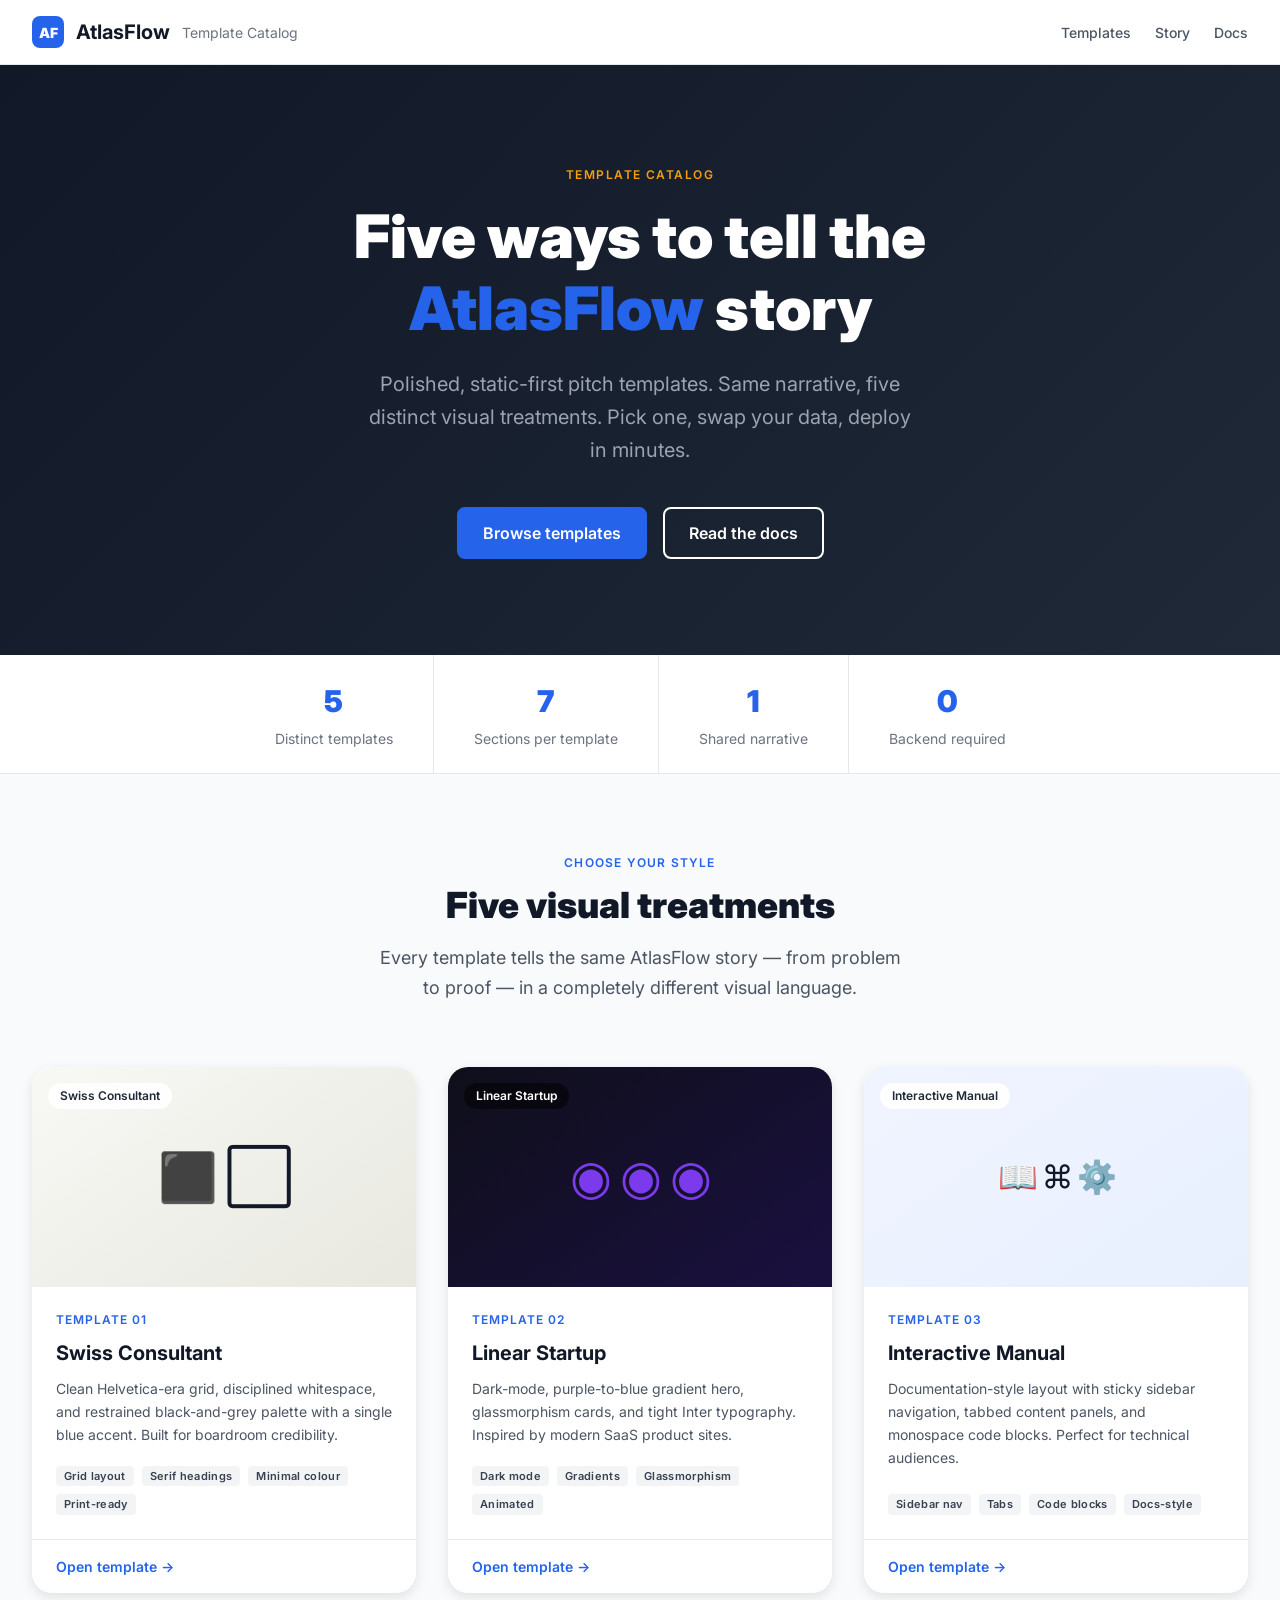
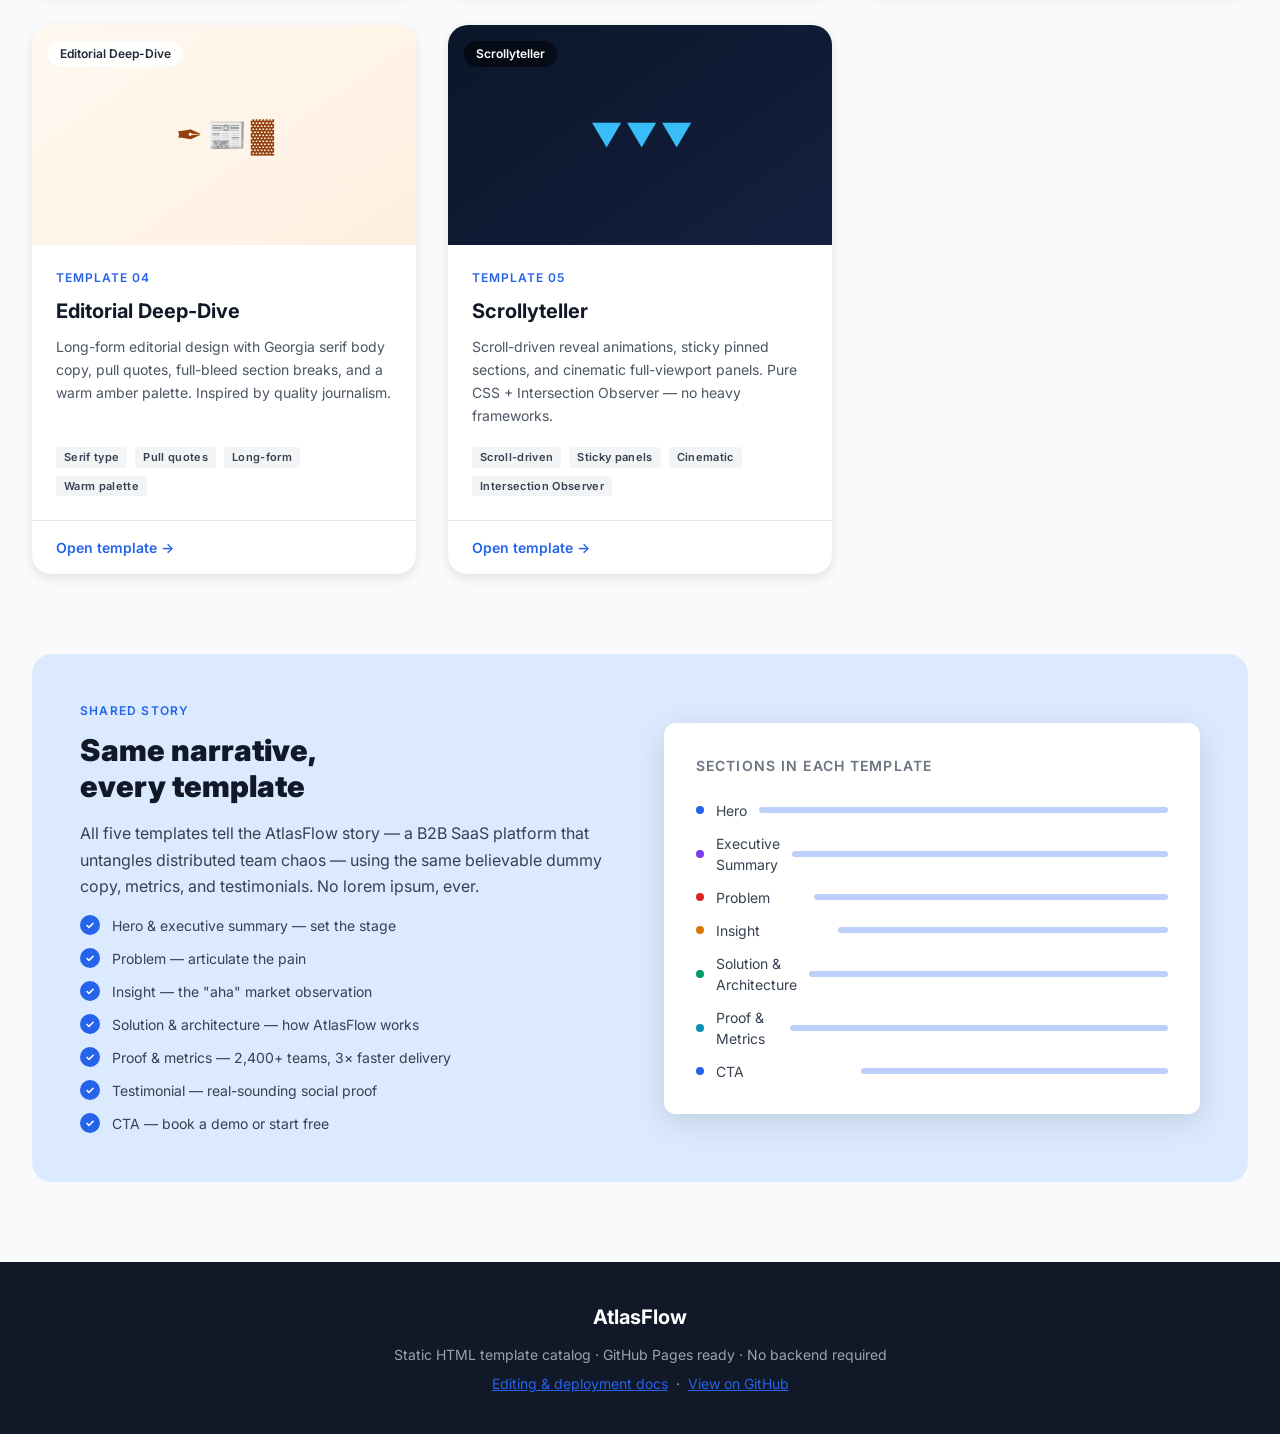
<file: index.html>
<!DOCTYPE html>
<html lang="en">
<head>
  <meta charset="UTF-8" />
  <meta name="viewport" content="width=device-width, initial-scale=1.0" />
  <meta name="description" content="AtlasFlow Template Catalog — 5 polished pitch &amp; presentation templates for the AtlasFlow product story." />
  <title>AtlasFlow · Template Catalog</title>
  <link rel="preconnect" href="https://fonts.googleapis.com" />
  <link rel="preconnect" href="https://fonts.gstatic.com" crossorigin />
  <link href="https://fonts.googleapis.com/css2?family=Inter:wght@400;500;600;700;900&display=swap" rel="stylesheet" />
  <link rel="stylesheet" href="css/tokens.css" />
  <style>
    /* ---- Catalog page styles ---- */
    body { background: var(--af-gray-50); }

    /* Nav */
    .catalog-nav {
      position: sticky; top: 0; z-index: 100;
      background: var(--af-white);
      border-bottom: var(--af-border-light);
      display: flex;
      align-items: center;
      justify-content: space-between;
      padding: var(--af-space-4) var(--af-space-8);
    }
    .catalog-nav__logo {
      display: flex;
      align-items: center;
      gap: var(--af-space-3);
      font-weight: var(--af-weight-bold);
      font-size: var(--af-text-xl);
      color: var(--af-gray-900);
    }
    .catalog-nav__logo-mark {
      width: 32px; height: 32px;
      background: var(--af-brand-primary);
      border-radius: var(--af-radius-md);
      display: flex; align-items: center; justify-content: center;
      color: var(--af-white);
      font-size: var(--af-text-sm);
      font-weight: var(--af-weight-black);
    }
    .catalog-nav__tag {
      font-size: var(--af-text-sm);
      color: var(--af-gray-500);
      font-weight: var(--af-weight-regular);
    }
    .catalog-nav__links {
      display: flex;
      gap: var(--af-space-6);
      list-style: none;
    }
    .catalog-nav__links a {
      font-size: var(--af-text-sm);
      font-weight: var(--af-weight-medium);
      color: var(--af-gray-600);
      transition: color var(--af-transition-fast);
    }
    .catalog-nav__links a:hover { color: var(--af-brand-primary); }

    /* Hero */
    .catalog-hero {
      background: linear-gradient(135deg, var(--af-gray-900) 0%, var(--af-gray-800) 100%);
      color: var(--af-white);
      padding: var(--af-space-24) var(--af-space-8);
      text-align: center;
    }
    .catalog-hero__eyebrow {
      display: inline-block;
      font-size: var(--af-text-xs);
      font-weight: var(--af-weight-semibold);
      letter-spacing: .12em;
      text-transform: uppercase;
      color: var(--af-accent);
      margin-bottom: var(--af-space-4);
    }
    .catalog-hero__title {
      font-size: clamp(2rem, 5vw, var(--af-text-6xl));
      font-weight: var(--af-weight-black);
      line-height: var(--af-leading-tight);
      margin-bottom: var(--af-space-6);
      max-width: 720px;
      margin-left: auto;
      margin-right: auto;
    }
    .catalog-hero__title span { color: var(--af-brand-primary); }
    .catalog-hero__sub {
      font-size: var(--af-text-xl);
      color: var(--af-gray-400);
      max-width: 560px;
      margin: 0 auto var(--af-space-10);
      line-height: var(--af-leading-relaxed);
    }
    .catalog-hero__cta-group {
      display: flex;
      gap: var(--af-space-4);
      justify-content: center;
      flex-wrap: wrap;
    }

    /* Stats bar */
    .catalog-stats {
      display: flex;
      justify-content: center;
      flex-wrap: wrap;
      gap: 0;
      background: var(--af-white);
      border-bottom: var(--af-border-light);
    }
    .catalog-stats__item {
      padding: var(--af-space-6) var(--af-space-10);
      text-align: center;
      border-right: var(--af-border-light);
    }
    .catalog-stats__item:last-child { border-right: none; }
    .catalog-stats__value {
      font-size: var(--af-text-3xl);
      font-weight: var(--af-weight-black);
      color: var(--af-brand-primary);
    }
    .catalog-stats__label {
      font-size: var(--af-text-sm);
      color: var(--af-gray-500);
      margin-top: var(--af-space-1);
    }

    /* Grid */
    .catalog-section {
      max-width: 1280px;
      margin: 0 auto;
      padding: var(--af-space-20) var(--af-space-8);
    }
    .catalog-section__header {
      text-align: center;
      margin-bottom: var(--af-space-16);
    }
    .catalog-section__eyebrow {
      font-size: var(--af-text-xs);
      font-weight: var(--af-weight-semibold);
      letter-spacing: .1em;
      text-transform: uppercase;
      color: var(--af-brand-primary);
      margin-bottom: var(--af-space-3);
    }
    .catalog-section__title {
      font-size: var(--af-text-4xl);
      font-weight: var(--af-weight-black);
      line-height: var(--af-leading-tight);
      margin-bottom: var(--af-space-4);
    }
    .catalog-section__desc {
      font-size: var(--af-text-lg);
      color: var(--af-gray-600);
      max-width: 540px;
      margin: 0 auto;
      line-height: var(--af-leading-relaxed);
    }

    .template-grid {
      display: grid;
      grid-template-columns: repeat(auto-fill, minmax(340px, 1fr));
      gap: var(--af-space-8);
    }

    .template-card {
      background: var(--af-white);
      border-radius: var(--af-radius-xl);
      box-shadow: var(--af-shadow-md);
      overflow: hidden;
      transition: transform var(--af-transition-base), box-shadow var(--af-transition-base);
      display: flex;
      flex-direction: column;
      text-decoration: none;
      color: inherit;
    }
    .template-card:hover {
      transform: translateY(-4px);
      box-shadow: var(--af-shadow-xl);
    }

    .template-card__thumb {
      height: 220px;
      position: relative;
      overflow: hidden;
      display: flex;
      align-items: center;
      justify-content: center;
    }
    .template-card__thumb-inner {
      width: 100%; height: 100%;
      display: flex; align-items: center; justify-content: center;
      font-size: var(--af-text-5xl);
      letter-spacing: -2px;
    }

    /* Distinct thumb backgrounds per template */
    .thumb--swiss    { background: linear-gradient(145deg, #F8F8F5 0%, #E8E8E0 100%); }
    .thumb--linear   { background: linear-gradient(145deg, #0F0F1A 0%, #1A1040 100%); }
    .thumb--manual   { background: linear-gradient(145deg, #F0F4FF 0%, #E8F0FE 100%); }
    .thumb--editorial{ background: linear-gradient(145deg, #FFF8F0 0%, #FEF0E0 100%); }
    .thumb--scroll   { background: linear-gradient(145deg, #0A1628 0%, #142040 100%); }

    .template-card__thumb-label {
      position: absolute;
      top: var(--af-space-4);
      left: var(--af-space-4);
      padding: var(--af-space-1) var(--af-space-3);
      background: rgba(255,255,255,.9);
      backdrop-filter: blur(4px);
      border-radius: var(--af-radius-full);
      font-size: var(--af-text-xs);
      font-weight: var(--af-weight-semibold);
      color: var(--af-gray-800);
    }
    .thumb--linear .template-card__thumb-label,
    .thumb--scroll .template-card__thumb-label {
      background: rgba(0,0,0,.5);
      color: var(--af-white);
    }

    .template-card__body {
      padding: var(--af-space-6);
      flex: 1;
      display: flex;
      flex-direction: column;
      gap: var(--af-space-3);
    }
    .template-card__num {
      font-size: var(--af-text-xs);
      font-weight: var(--af-weight-semibold);
      color: var(--af-brand-primary);
      letter-spacing: .08em;
      text-transform: uppercase;
    }
    .template-card__title {
      font-size: var(--af-text-xl);
      font-weight: var(--af-weight-bold);
      line-height: var(--af-leading-tight);
    }
    .template-card__desc {
      font-size: var(--af-text-sm);
      color: var(--af-gray-600);
      line-height: var(--af-leading-relaxed);
      flex: 1;
    }
    .template-card__tags {
      display: flex;
      flex-wrap: wrap;
      gap: var(--af-space-2);
      margin-top: var(--af-space-2);
    }
    .template-card__tag {
      font-size: 11px;
      font-weight: var(--af-weight-semibold);
      padding: 2px var(--af-space-2);
      border-radius: var(--af-radius-sm);
      background: var(--af-gray-100);
      color: var(--af-gray-700);
      letter-spacing: .03em;
    }
    .template-card__footer {
      padding: var(--af-space-4) var(--af-space-6);
      border-top: var(--af-border-light);
      display: flex;
      align-items: center;
      justify-content: space-between;
    }
    .template-card__cta {
      font-size: var(--af-text-sm);
      font-weight: var(--af-weight-semibold);
      color: var(--af-brand-primary);
      display: flex;
      align-items: center;
      gap: var(--af-space-1);
    }
    .template-card__cta::after { content: '→'; }

    /* Narrative section */
    .narrative {
      background: var(--af-brand-light);
      border-radius: var(--af-radius-xl);
      padding: var(--af-space-12);
      display: grid;
      grid-template-columns: 1fr 1fr;
      gap: var(--af-space-12);
      align-items: center;
      max-width: 1280px;
      margin: 0 auto var(--af-space-20);
    }
    .narrative__title {
      font-size: var(--af-text-3xl);
      font-weight: var(--af-weight-black);
      line-height: var(--af-leading-tight);
      margin-bottom: var(--af-space-4);
    }
    .narrative__body {
      color: var(--af-gray-700);
      line-height: var(--af-leading-relaxed);
      margin-bottom: var(--af-space-4);
    }
    .narrative__list {
      list-style: none;
      display: flex;
      flex-direction: column;
      gap: var(--af-space-3);
    }
    .narrative__list li {
      display: flex;
      align-items: flex-start;
      gap: var(--af-space-3);
      font-size: var(--af-text-sm);
      color: var(--af-gray-700);
    }
    .narrative__list li::before {
      content: '✓';
      flex-shrink: 0;
      width: 20px; height: 20px;
      background: var(--af-brand-primary);
      color: var(--af-white);
      border-radius: var(--af-radius-full);
      display: flex; align-items: center; justify-content: center;
      font-size: 11px;
      font-weight: var(--af-weight-bold);
    }
    .narrative__visual {
      background: var(--af-white);
      border-radius: var(--af-radius-lg);
      padding: var(--af-space-8);
      box-shadow: var(--af-shadow-lg);
    }
    .narrative__visual-title {
      font-size: var(--af-text-sm);
      font-weight: var(--af-weight-semibold);
      color: var(--af-gray-500);
      text-transform: uppercase;
      letter-spacing: .08em;
      margin-bottom: var(--af-space-6);
    }
    .narrative__sections {
      display: flex;
      flex-direction: column;
      gap: var(--af-space-3);
    }
    .narrative__section-row {
      display: flex;
      align-items: center;
      gap: var(--af-space-3);
    }
    .narrative__section-dot {
      width: 8px; height: 8px;
      border-radius: 50%;
      flex-shrink: 0;
    }
    .narrative__section-name {
      font-size: var(--af-text-sm);
      color: var(--af-gray-700);
      flex: 1;
    }
    .narrative__section-bar {
      height: 6px;
      border-radius: var(--af-radius-full);
      background: var(--af-brand-primary);
      opacity: .15;
      width: 60px;
    }

    /* Footer */
    .catalog-footer {
      background: var(--af-gray-900);
      color: var(--af-gray-400);
      text-align: center;
      padding: var(--af-space-10) var(--af-space-8);
    }
    .catalog-footer__logo {
      font-size: var(--af-text-xl);
      font-weight: var(--af-weight-bold);
      color: var(--af-white);
      margin-bottom: var(--af-space-3);
    }
    .catalog-footer p { font-size: var(--af-text-sm); }
    .catalog-footer a {
      color: var(--af-brand-primary);
      text-decoration: underline;
    }

    /* Responsive */
    @media (max-width: 768px) {
      .catalog-nav { padding: var(--af-space-4); }
      .catalog-nav__links { display: none; }
      .catalog-hero { padding: var(--af-space-16) var(--af-space-4); }
      .catalog-section { padding: var(--af-space-12) var(--af-space-4); }
      .narrative {
        grid-template-columns: 1fr;
        padding: var(--af-space-8);
        margin: 0 var(--af-space-4) var(--af-space-12);
      }
      .catalog-stats__item {
        padding: var(--af-space-4) var(--af-space-6);
      }
    }
  </style>
</head>
<body>
  <a class="skip-link" href="#main-content">Skip to main content</a>

  <!-- Navigation -->
  <nav class="catalog-nav" role="navigation" aria-label="Site navigation">
    <a href="index.html" class="catalog-nav__logo" aria-label="AtlasFlow home">
      <span class="catalog-nav__logo-mark" aria-hidden="true">AF</span>
      AtlasFlow
      <span class="catalog-nav__tag">Template Catalog</span>
    </a>
    <ul class="catalog-nav__links" role="list">
      <li><a href="#templates">Templates</a></li>
      <li><a href="#narrative">Story</a></li>
      <li><a href="README.md">Docs</a></li>
    </ul>
  </nav>

  <!-- Hero -->
  <header class="catalog-hero" role="banner">
    <p class="catalog-hero__eyebrow" aria-label="Section: Template Catalog">Template Catalog</p>
    <h1 class="catalog-hero__title">
      Five ways to tell the<br/>
      <span>AtlasFlow</span> story
    </h1>
    <p class="catalog-hero__sub">
      Polished, static-first pitch templates. Same narrative, five distinct visual treatments.
      Pick one, swap your data, deploy in minutes.
    </p>
    <div class="catalog-hero__cta-group">
      <a href="#templates" class="af-btn af-btn--primary">Browse templates</a>
      <a href="README.md" class="af-btn af-btn--outline" style="color:#fff;border-color:#fff;">Read the docs</a>
    </div>
  </header>

  <!-- Stats bar -->
  <section class="catalog-stats" aria-label="Key metrics">
    <div class="catalog-stats__item">
      <div class="catalog-stats__value">5</div>
      <div class="catalog-stats__label">Distinct templates</div>
    </div>
    <div class="catalog-stats__item">
      <div class="catalog-stats__value">7</div>
      <div class="catalog-stats__label">Sections per template</div>
    </div>
    <div class="catalog-stats__item">
      <div class="catalog-stats__value">1</div>
      <div class="catalog-stats__label">Shared narrative</div>
    </div>
    <div class="catalog-stats__item">
      <div class="catalog-stats__value">0</div>
      <div class="catalog-stats__label">Backend required</div>
    </div>
  </section>

  <main id="main-content">
    <!-- Template grid -->
    <section class="catalog-section" id="templates" aria-labelledby="templates-heading">
      <div class="catalog-section__header">
        <p class="catalog-section__eyebrow">Choose your style</p>
        <h2 class="catalog-section__title" id="templates-heading">Five visual treatments</h2>
        <p class="catalog-section__desc">
          Every template tells the same AtlasFlow story — from problem to proof —
          in a completely different visual language.
        </p>
      </div>

      <div class="template-grid" role="list">

        <!-- Card 1 — Swiss Consultant -->
        <a href="templates/01-swiss-consultant.html" class="template-card" role="listitem" aria-label="Swiss Consultant template — open template">
          <div class="template-card__thumb thumb--swiss">
            <div class="template-card__thumb-inner" aria-hidden="true">⬛ ⬜</div>
            <span class="template-card__thumb-label">Swiss Consultant</span>
          </div>
          <div class="template-card__body">
            <p class="template-card__num">Template 01</p>
            <h3 class="template-card__title">Swiss Consultant</h3>
            <p class="template-card__desc">
              Clean Helvetica-era grid, disciplined whitespace, and restrained black-and-grey palette
              with a single blue accent. Built for boardroom credibility.
            </p>
            <div class="template-card__tags">
              <span class="template-card__tag">Grid layout</span>
              <span class="template-card__tag">Serif headings</span>
              <span class="template-card__tag">Minimal colour</span>
              <span class="template-card__tag">Print-ready</span>
            </div>
          </div>
          <div class="template-card__footer">
            <span class="template-card__cta">Open template</span>
          </div>
        </a>

        <!-- Card 2 — Linear Startup -->
        <a href="templates/02-linear-startup.html" class="template-card" role="listitem" aria-label="Linear Startup template — open template">
          <div class="template-card__thumb thumb--linear">
            <div class="template-card__thumb-inner" aria-hidden="true" style="color:#7C3AED;">◉ ◉ ◉</div>
            <span class="template-card__thumb-label">Linear Startup</span>
          </div>
          <div class="template-card__body">
            <p class="template-card__num">Template 02</p>
            <h3 class="template-card__title">Linear Startup</h3>
            <p class="template-card__desc">
              Dark-mode, purple-to-blue gradient hero, glassmorphism cards, and tight Inter
              typography. Inspired by modern SaaS product sites.
            </p>
            <div class="template-card__tags">
              <span class="template-card__tag">Dark mode</span>
              <span class="template-card__tag">Gradients</span>
              <span class="template-card__tag">Glassmorphism</span>
              <span class="template-card__tag">Animated</span>
            </div>
          </div>
          <div class="template-card__footer">
            <span class="template-card__cta">Open template</span>
          </div>
        </a>

        <!-- Card 3 — Interactive Manual -->
        <a href="templates/03-interactive-manual.html" class="template-card" role="listitem" aria-label="Interactive Manual template — open template">
          <div class="template-card__thumb thumb--manual">
            <div class="template-card__thumb-inner" aria-hidden="true" style="font-size:2rem;">📖 ⌘ ⚙️</div>
            <span class="template-card__thumb-label">Interactive Manual</span>
          </div>
          <div class="template-card__body">
            <p class="template-card__num">Template 03</p>
            <h3 class="template-card__title">Interactive Manual</h3>
            <p class="template-card__desc">
              Documentation-style layout with sticky sidebar navigation, tabbed content panels,
              and monospace code blocks. Perfect for technical audiences.
            </p>
            <div class="template-card__tags">
              <span class="template-card__tag">Sidebar nav</span>
              <span class="template-card__tag">Tabs</span>
              <span class="template-card__tag">Code blocks</span>
              <span class="template-card__tag">Docs-style</span>
            </div>
          </div>
          <div class="template-card__footer">
            <span class="template-card__cta">Open template</span>
          </div>
        </a>

        <!-- Card 4 — Editorial Deep-Dive -->
        <a href="templates/04-editorial-deep-dive.html" class="template-card" role="listitem" aria-label="Editorial Deep-Dive template — open template">
          <div class="template-card__thumb thumb--editorial">
            <div class="template-card__thumb-inner" aria-hidden="true" style="font-size:2rem; color:#92400E;">✒ 📰 ▓</div>
            <span class="template-card__thumb-label">Editorial Deep-Dive</span>
          </div>
          <div class="template-card__body">
            <p class="template-card__num">Template 04</p>
            <h3 class="template-card__title">Editorial Deep-Dive</h3>
            <p class="template-card__desc">
              Long-form editorial design with Georgia serif body copy, pull quotes, full-bleed
              section breaks, and a warm amber palette. Inspired by quality journalism.
            </p>
            <div class="template-card__tags">
              <span class="template-card__tag">Serif type</span>
              <span class="template-card__tag">Pull quotes</span>
              <span class="template-card__tag">Long-form</span>
              <span class="template-card__tag">Warm palette</span>
            </div>
          </div>
          <div class="template-card__footer">
            <span class="template-card__cta">Open template</span>
          </div>
        </a>

        <!-- Card 5 — Scrollyteller -->
        <a href="templates/05-scrollyteller.html" class="template-card" role="listitem" aria-label="Scrollyteller template — open template">
          <div class="template-card__thumb thumb--scroll">
            <div class="template-card__thumb-inner" aria-hidden="true" style="color:#38BDF8; font-size:2rem;">▼ ▼ ▼</div>
            <span class="template-card__thumb-label">Scrollyteller</span>
          </div>
          <div class="template-card__body">
            <p class="template-card__num">Template 05</p>
            <h3 class="template-card__title">Scrollyteller</h3>
            <p class="template-card__desc">
              Scroll-driven reveal animations, sticky pinned sections, and cinematic full-viewport
              panels. Pure CSS + Intersection Observer — no heavy frameworks.
            </p>
            <div class="template-card__tags">
              <span class="template-card__tag">Scroll-driven</span>
              <span class="template-card__tag">Sticky panels</span>
              <span class="template-card__tag">Cinematic</span>
              <span class="template-card__tag">Intersection Observer</span>
            </div>
          </div>
          <div class="template-card__footer">
            <span class="template-card__cta">Open template</span>
          </div>
        </a>

      </div>
    </section>

    <!-- Narrative overview -->
    <section id="narrative" aria-labelledby="narrative-heading" style="padding: 0 var(--af-space-8);">
      <div class="narrative">
        <div>
          <p style="font-size: var(--af-text-xs); font-weight: var(--af-weight-semibold); letter-spacing:.1em; text-transform:uppercase; color: var(--af-brand-primary); margin-bottom: var(--af-space-3);">Shared story</p>
          <h2 class="narrative__title" id="narrative-heading">Same narrative,<br/>every template</h2>
          <p class="narrative__body">
            All five templates tell the AtlasFlow story — a B2B SaaS platform that untangles
            distributed team chaos — using the same believable dummy copy, metrics, and testimonials.
            No lorem ipsum, ever.
          </p>
          <ul class="narrative__list">
            <li>Hero &amp; executive summary — set the stage</li>
            <li>Problem — articulate the pain</li>
            <li>Insight — the "aha" market observation</li>
            <li>Solution &amp; architecture — how AtlasFlow works</li>
            <li>Proof &amp; metrics — 2,400+ teams, 3× faster delivery</li>
            <li>Testimonial — real-sounding social proof</li>
            <li>CTA — book a demo or start free</li>
          </ul>
        </div>
        <div class="narrative__visual" aria-hidden="true">
          <p class="narrative__visual-title">Sections in each template</p>
          <div class="narrative__sections">
            <div class="narrative__section-row">
              <span class="narrative__section-dot" style="background:#2563EB;"></span>
              <span class="narrative__section-name">Hero</span>
              <span class="narrative__section-bar" style="width:100%; opacity:.3;"></span>
            </div>
            <div class="narrative__section-row">
              <span class="narrative__section-dot" style="background:#7C3AED;"></span>
              <span class="narrative__section-name">Executive Summary</span>
              <span class="narrative__section-bar" style="width:85%; opacity:.3;"></span>
            </div>
            <div class="narrative__section-row">
              <span class="narrative__section-dot" style="background:#DC2626;"></span>
              <span class="narrative__section-name">Problem</span>
              <span class="narrative__section-bar" style="width:75%; opacity:.3;"></span>
            </div>
            <div class="narrative__section-row">
              <span class="narrative__section-dot" style="background:#D97706;"></span>
              <span class="narrative__section-name">Insight</span>
              <span class="narrative__section-bar" style="width:70%; opacity:.3;"></span>
            </div>
            <div class="narrative__section-row">
              <span class="narrative__section-dot" style="background:#059669;"></span>
              <span class="narrative__section-name">Solution &amp; Architecture</span>
              <span class="narrative__section-bar" style="width:90%; opacity:.3;"></span>
            </div>
            <div class="narrative__section-row">
              <span class="narrative__section-dot" style="background:#0891B2;"></span>
              <span class="narrative__section-name">Proof &amp; Metrics</span>
              <span class="narrative__section-bar" style="width:80%; opacity:.3;"></span>
            </div>
            <div class="narrative__section-row">
              <span class="narrative__section-dot" style="background:#2563EB;"></span>
              <span class="narrative__section-name">CTA</span>
              <span class="narrative__section-bar" style="width:65%; opacity:.3;"></span>
            </div>
          </div>
        </div>
      </div>
    </section>
  </main>

  <!-- Footer -->
  <footer class="catalog-footer" role="contentinfo">
    <div class="catalog-footer__logo">AtlasFlow</div>
    <p>Static HTML template catalog · GitHub Pages ready · No backend required</p>
    <p style="margin-top: var(--af-space-2);">
      <a href="README.md">Editing &amp; deployment docs</a>
      &nbsp;·&nbsp;
      <a href="https://github.com/blackmath88/htmltemplates">View on GitHub</a>
    </p>
  </footer>
</body>
</html>
</file>
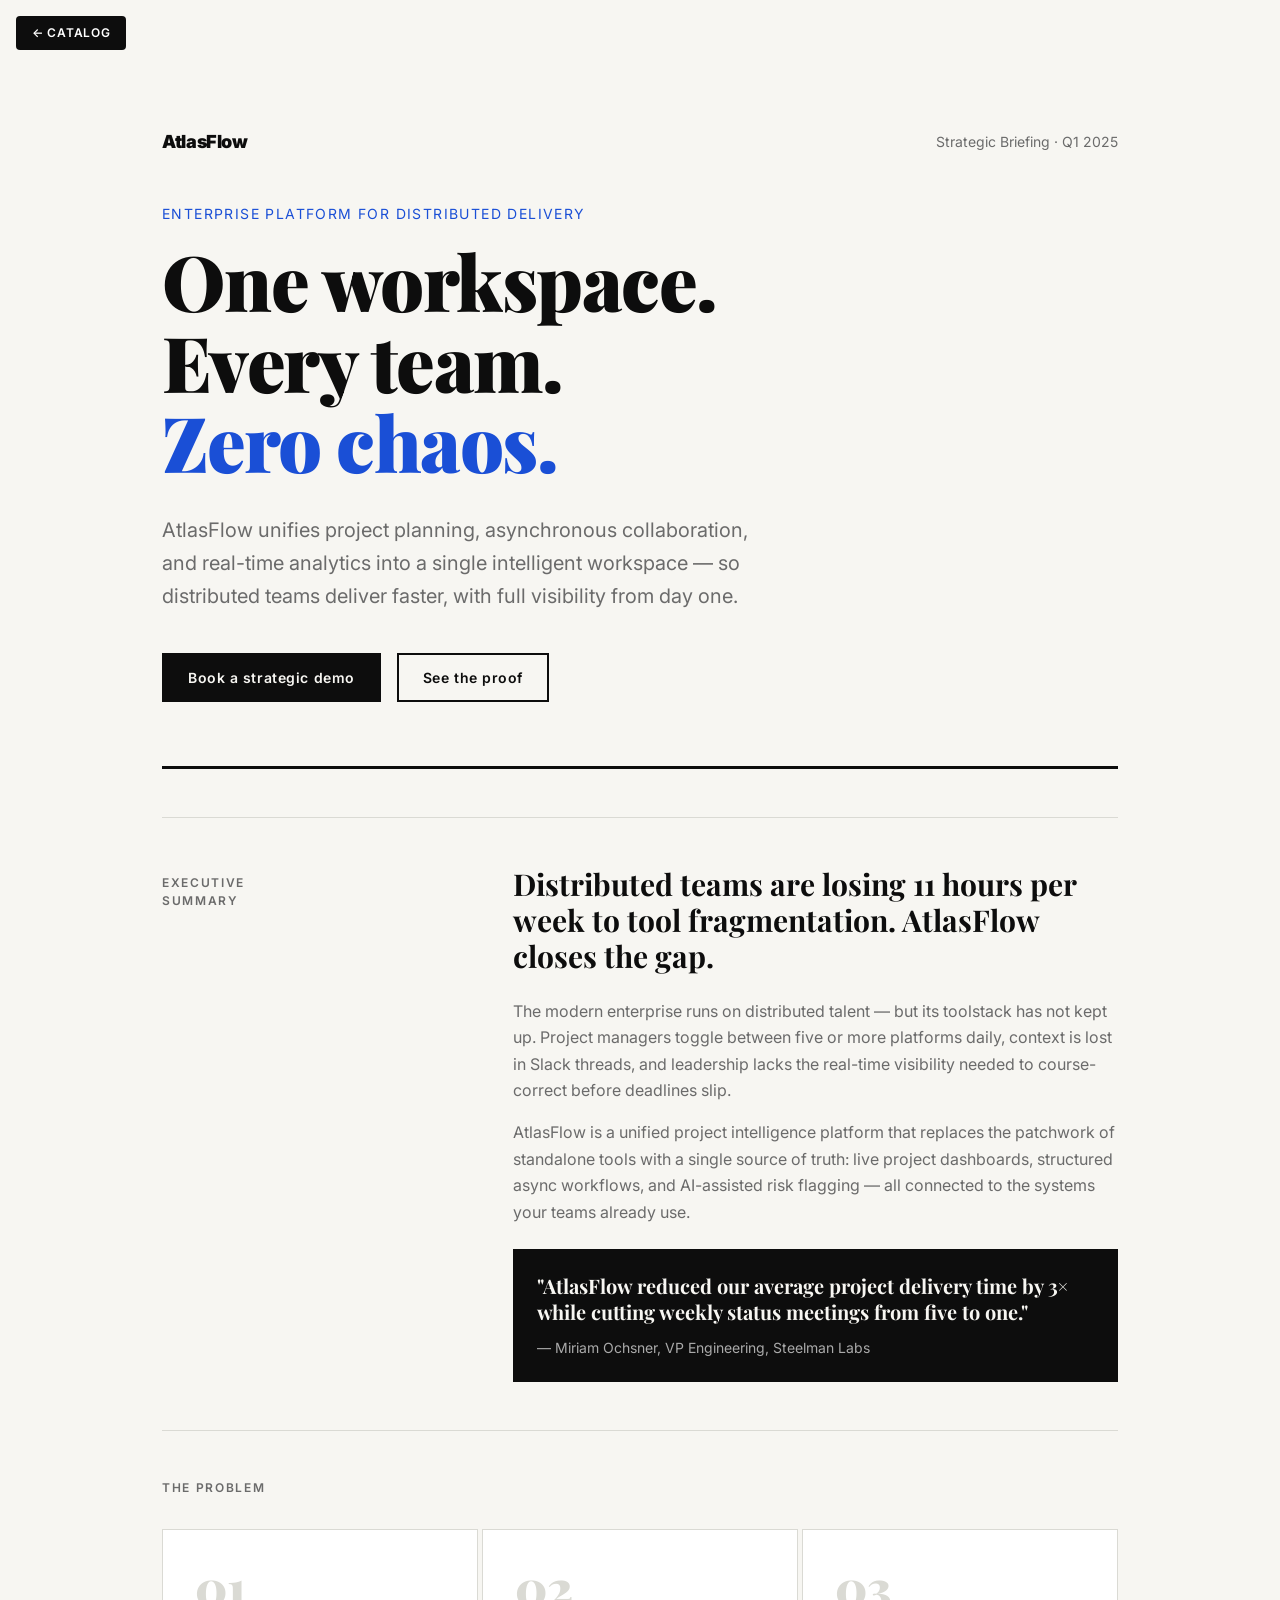
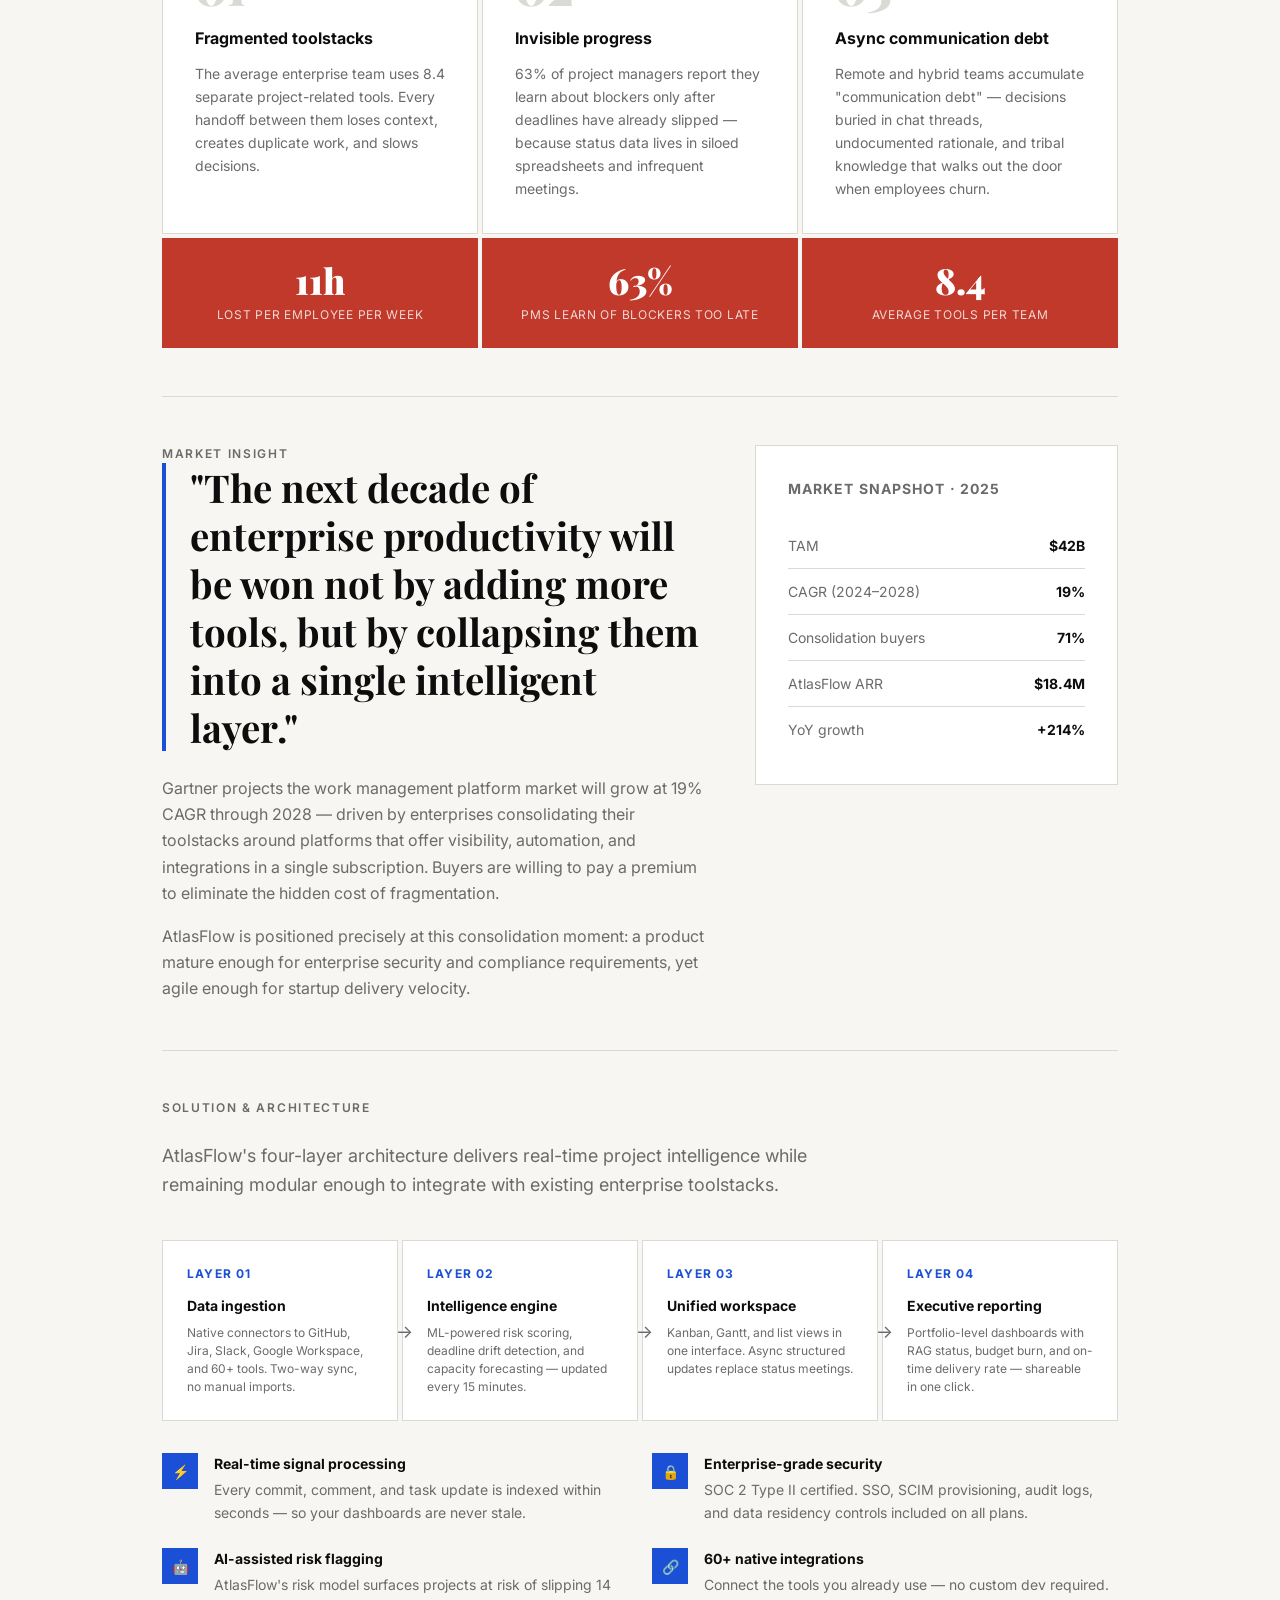
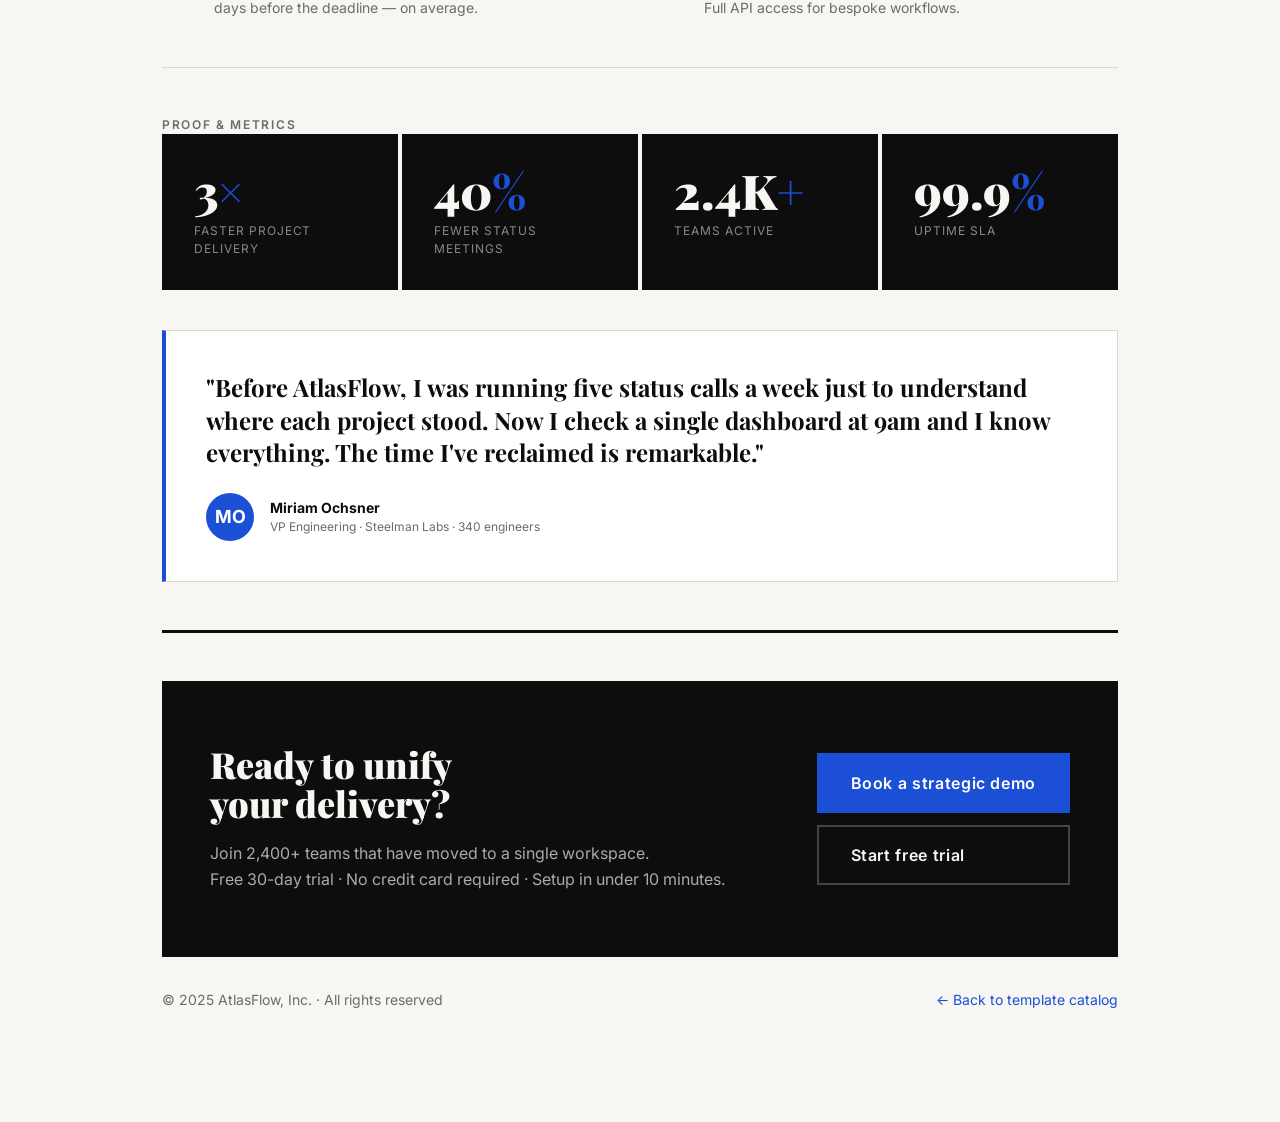
<file: templates/01-swiss-consultant.html>
<!DOCTYPE html>
<html lang="en">
<head>
  <meta charset="UTF-8" />
  <meta name="viewport" content="width=device-width, initial-scale=1.0" />
  <meta name="description" content="AtlasFlow — Swiss Consultant presentation. A comprehensive strategic overview for enterprise decision-makers." />
  <title>AtlasFlow · Swiss Consultant</title>
  <link rel="preconnect" href="https://fonts.googleapis.com" />
  <link rel="preconnect" href="https://fonts.gstatic.com" crossorigin />
  <link href="https://fonts.googleapis.com/css2?family=Inter:wght@400;500;600;700;900&family=Playfair+Display:wght@700;900&display=swap" rel="stylesheet" />
  <link rel="stylesheet" href="../css/tokens.css" />
  <style>
    /* ============================================================
       Template 01 — Swiss Consultant
       Clean grid · restrained palette · Playfair + Inter
       ============================================================ */

    :root {
      --sw-ink:     #0D0D0D;
      --sw-paper:   #F7F6F2;
      --sw-rule:    #DADAD4;
      --sw-muted:   #6B6B6B;
      --sw-accent:  #1A4FD6;
      --sw-red:     #C0392B;
    }

    body {
      background: var(--sw-paper);
      color: var(--sw-ink);
      font-family: var(--af-font-sans);
    }

    /* ---- Back link ---- */
    .back-link {
      position: fixed;
      top: var(--af-space-4);
      left: var(--af-space-4);
      z-index: 200;
      background: var(--sw-ink);
      color: #fff;
      padding: var(--af-space-2) var(--af-space-4);
      font-size: var(--af-text-xs);
      font-weight: var(--af-weight-semibold);
      letter-spacing: .06em;
      text-transform: uppercase;
      text-decoration: none;
      border-radius: var(--af-radius-sm);
      transition: background var(--af-transition-fast);
    }
    .back-link:hover { background: var(--sw-accent); }

    /* ---- Layout shell ---- */
    .sw-page {
      max-width: 1020px;
      margin: 0 auto;
      padding: var(--af-space-20) var(--af-space-8);
    }

    /* ---- Rule utility ---- */
    .sw-rule {
      border: none;
      border-top: 1px solid var(--sw-rule);
      margin: var(--af-space-12) 0;
    }
    .sw-rule--heavy {
      border-top: 3px solid var(--sw-ink);
    }
    .sw-rule--accent {
      border-top: 2px solid var(--sw-accent);
    }

    /* ---- Section label ---- */
    .sw-label {
      font-size: var(--af-text-xs);
      font-weight: var(--af-weight-semibold);
      letter-spacing: .14em;
      text-transform: uppercase;
      color: var(--sw-muted);
    }

    /* ==============================
       SECTION 1 · HERO
       ============================== */
    .sw-hero {
      padding: var(--af-space-12) 0 var(--af-space-16);
      border-bottom: 3px solid var(--sw-ink);
    }
    .sw-hero__meta {
      display: flex;
      align-items: center;
      justify-content: space-between;
      margin-bottom: var(--af-space-12);
    }
    .sw-hero__brand {
      font-size: var(--af-text-lg);
      font-weight: var(--af-weight-black);
      letter-spacing: -.02em;
      color: var(--sw-ink);
    }
    .sw-hero__date {
      font-size: var(--af-text-sm);
      color: var(--sw-muted);
    }
    .sw-hero__eyebrow {
      font-size: var(--af-text-sm);
      letter-spacing: .1em;
      text-transform: uppercase;
      color: var(--sw-accent);
      margin-bottom: var(--af-space-4);
    }
    .sw-hero__title {
      font-family: 'Playfair Display', Georgia, serif;
      font-size: clamp(2.5rem, 6vw, 5rem);
      font-weight: 900;
      line-height: 1.05;
      letter-spacing: -.02em;
      color: var(--sw-ink);
      max-width: 820px;
      margin-bottom: var(--af-space-8);
    }
    .sw-hero__title em {
      font-style: normal;
      color: var(--sw-accent);
    }
    .sw-hero__deck {
      font-size: var(--af-text-xl);
      line-height: var(--af-leading-relaxed);
      color: var(--sw-muted);
      max-width: 620px;
      margin-bottom: var(--af-space-10);
    }
    .sw-hero__cta-row {
      display: flex;
      gap: var(--af-space-4);
      align-items: center;
      flex-wrap: wrap;
    }
    .sw-btn {
      display: inline-flex;
      align-items: center;
      gap: var(--af-space-2);
      padding: var(--af-space-3) var(--af-space-6);
      font-size: var(--af-text-sm);
      font-weight: var(--af-weight-semibold);
      letter-spacing: .04em;
      cursor: pointer;
      text-decoration: none;
      transition: all var(--af-transition-fast);
    }
    .sw-btn--primary {
      background: var(--sw-ink);
      color: var(--sw-paper);
      border: 2px solid var(--sw-ink);
    }
    .sw-btn--primary:hover {
      background: var(--sw-accent);
      border-color: var(--sw-accent);
    }
    .sw-btn--ghost {
      background: transparent;
      color: var(--sw-ink);
      border: 2px solid var(--sw-ink);
    }
    .sw-btn--ghost:hover {
      background: var(--sw-ink);
      color: var(--sw-paper);
    }

    /* ==============================
       SECTION 2 · EXECUTIVE SUMMARY
       ============================== */
    .sw-exec {
      display: grid;
      grid-template-columns: 1fr 2fr;
      gap: var(--af-space-12);
      align-items: start;
    }
    .sw-exec__label { padding-top: var(--af-space-2); }
    .sw-exec__body {}
    .sw-exec__lead {
      font-family: 'Playfair Display', Georgia, serif;
      font-size: var(--af-text-3xl);
      font-weight: 700;
      line-height: 1.2;
      margin-bottom: var(--af-space-6);
    }
    .sw-exec__p {
      font-size: var(--af-text-base);
      line-height: var(--af-leading-relaxed);
      color: var(--sw-muted);
      margin-bottom: var(--af-space-4);
    }
    .sw-exec__callout {
      background: var(--sw-ink);
      color: var(--sw-paper);
      padding: var(--af-space-6);
      margin-top: var(--af-space-6);
    }
    .sw-exec__callout-text {
      font-family: 'Playfair Display', Georgia, serif;
      font-size: var(--af-text-xl);
      font-weight: 700;
      line-height: 1.3;
      margin-bottom: var(--af-space-3);
    }
    .sw-exec__callout-sub {
      font-size: var(--af-text-sm);
      color: #aaa;
    }

    /* ==============================
       SECTION 3 · PROBLEM
       ============================== */
    .sw-problem {}
    .sw-problem__grid {
      display: grid;
      grid-template-columns: repeat(3, 1fr);
      gap: var(--af-space-1);
      margin-top: var(--af-space-8);
    }
    .sw-problem__card {
      background: var(--af-white);
      border: 1px solid var(--sw-rule);
      padding: var(--af-space-8);
    }
    .sw-problem__card-num {
      font-family: 'Playfair Display', Georgia, serif;
      font-size: var(--af-text-5xl);
      font-weight: 900;
      color: var(--sw-rule);
      line-height: 1;
      margin-bottom: var(--af-space-4);
    }
    .sw-problem__card-title {
      font-size: var(--af-text-base);
      font-weight: var(--af-weight-bold);
      margin-bottom: var(--af-space-3);
    }
    .sw-problem__card-body {
      font-size: var(--af-text-sm);
      line-height: var(--af-leading-relaxed);
      color: var(--sw-muted);
    }
    .sw-problem__stat-row {
      display: grid;
      grid-template-columns: repeat(3, 1fr);
      gap: var(--af-space-1);
      margin-top: var(--af-space-1);
    }
    .sw-problem__stat {
      background: var(--sw-red);
      color: var(--af-white);
      padding: var(--af-space-6);
      text-align: center;
    }
    .sw-problem__stat-value {
      font-family: 'Playfair Display', Georgia, serif;
      font-size: var(--af-text-4xl);
      font-weight: 900;
      line-height: 1;
    }
    .sw-problem__stat-label {
      font-size: var(--af-text-xs);
      opacity: .8;
      margin-top: var(--af-space-2);
      text-transform: uppercase;
      letter-spacing: .06em;
    }

    /* ==============================
       SECTION 4 · INSIGHT
       ============================== */
    .sw-insight {
      display: grid;
      grid-template-columns: 3fr 2fr;
      gap: var(--af-space-12);
      align-items: start;
    }
    .sw-insight__pull {
      font-family: 'Playfair Display', Georgia, serif;
      font-size: clamp(1.5rem, 3vw, 2.5rem);
      font-weight: 700;
      line-height: 1.25;
      border-left: 4px solid var(--sw-accent);
      padding-left: var(--af-space-6);
      margin-bottom: var(--af-space-6);
      color: var(--sw-ink);
    }
    .sw-insight__body {
      font-size: var(--af-text-base);
      line-height: var(--af-leading-relaxed);
      color: var(--sw-muted);
    }
    .sw-insight__aside {
      background: var(--af-white);
      border: 1px solid var(--sw-rule);
      padding: var(--af-space-8);
    }
    .sw-insight__aside-title {
      font-size: var(--af-text-sm);
      font-weight: var(--af-weight-bold);
      text-transform: uppercase;
      letter-spacing: .08em;
      color: var(--sw-muted);
      margin-bottom: var(--af-space-6);
    }
    .sw-data-row {
      display: flex;
      justify-content: space-between;
      align-items: center;
      padding: var(--af-space-3) 0;
      border-bottom: 1px solid var(--sw-rule);
    }
    .sw-data-row:last-child { border-bottom: none; }
    .sw-data-row__label { font-size: var(--af-text-sm); color: var(--sw-muted); }
    .sw-data-row__value { font-size: var(--af-text-sm); font-weight: var(--af-weight-bold); }

    /* ==============================
       SECTION 5 · SOLUTION / ARCH
       ============================== */
    .sw-solution__intro {
      font-size: var(--af-text-lg);
      line-height: var(--af-leading-relaxed);
      color: var(--sw-muted);
      max-width: 700px;
      margin-bottom: var(--af-space-10);
    }
    .sw-arch {
      display: grid;
      grid-template-columns: repeat(4, 1fr);
      gap: var(--af-space-1);
      margin-bottom: var(--af-space-8);
    }
    .sw-arch__layer {
      background: var(--af-white);
      border: 1px solid var(--sw-rule);
      padding: var(--af-space-6);
      position: relative;
    }
    .sw-arch__layer::after {
      content: '→';
      position: absolute;
      right: calc(-1 * var(--af-space-3) - 4px);
      top: 50%;
      transform: translateY(-50%);
      font-size: var(--af-text-lg);
      color: var(--sw-muted);
      z-index: 1;
    }
    .sw-arch__layer:last-child::after { display: none; }
    .sw-arch__layer-num {
      font-size: var(--af-text-xs);
      font-weight: var(--af-weight-bold);
      text-transform: uppercase;
      letter-spacing: .1em;
      color: var(--sw-accent);
      margin-bottom: var(--af-space-3);
    }
    .sw-arch__layer-title {
      font-weight: var(--af-weight-bold);
      font-size: var(--af-text-sm);
      margin-bottom: var(--af-space-2);
    }
    .sw-arch__layer-body {
      font-size: var(--af-text-xs);
      line-height: 1.5;
      color: var(--sw-muted);
    }
    .sw-features {
      display: grid;
      grid-template-columns: repeat(2, 1fr);
      gap: var(--af-space-6);
    }
    .sw-feature {
      display: flex;
      gap: var(--af-space-4);
      align-items: flex-start;
    }
    .sw-feature__icon {
      width: 36px; height: 36px;
      background: var(--sw-accent);
      flex-shrink: 0;
      display: flex; align-items: center; justify-content: center;
      color: #fff;
      font-size: var(--af-text-sm);
      font-weight: var(--af-weight-black);
    }
    .sw-feature__title {
      font-weight: var(--af-weight-bold);
      font-size: var(--af-text-sm);
      margin-bottom: var(--af-space-1);
    }
    .sw-feature__body {
      font-size: var(--af-text-sm);
      color: var(--sw-muted);
      line-height: var(--af-leading-relaxed);
    }

    /* ==============================
       SECTION 6 · PROOF / METRICS
       ============================== */
    .sw-proof__metrics {
      display: grid;
      grid-template-columns: repeat(4, 1fr);
      gap: var(--af-space-1);
      margin-bottom: var(--af-space-10);
    }
    .sw-metric {
      background: var(--sw-ink);
      color: var(--sw-paper);
      padding: var(--af-space-8);
    }
    .sw-metric__value {
      font-family: 'Playfair Display', Georgia, serif;
      font-size: var(--af-text-5xl);
      font-weight: 900;
      line-height: 1;
      margin-bottom: var(--af-space-2);
    }
    .sw-metric__value span { color: var(--sw-accent); }
    .sw-metric__label {
      font-size: var(--af-text-xs);
      text-transform: uppercase;
      letter-spacing: .08em;
      color: #888;
    }
    .sw-testimonial {
      background: var(--af-white);
      border: 1px solid var(--sw-rule);
      border-left: 4px solid var(--sw-accent);
      padding: var(--af-space-10);
    }
    .sw-testimonial__quote {
      font-family: 'Playfair Display', Georgia, serif;
      font-size: var(--af-text-2xl);
      font-weight: 700;
      line-height: 1.35;
      margin-bottom: var(--af-space-6);
      color: var(--sw-ink);
    }
    .sw-testimonial__author {
      display: flex;
      align-items: center;
      gap: var(--af-space-4);
    }
    .sw-testimonial__avatar {
      width: 48px; height: 48px;
      background: var(--sw-accent);
      border-radius: 50%;
      display: flex; align-items: center; justify-content: center;
      color: #fff;
      font-weight: var(--af-weight-bold);
      font-size: var(--af-text-lg);
      flex-shrink: 0;
    }
    .sw-testimonial__name {
      font-weight: var(--af-weight-bold);
      font-size: var(--af-text-sm);
    }
    .sw-testimonial__role {
      font-size: var(--af-text-xs);
      color: var(--sw-muted);
    }

    /* ==============================
       SECTION 7 · CTA
       ============================== */
    .sw-cta {
      background: var(--sw-ink);
      color: var(--sw-paper);
      padding: var(--af-space-16) var(--af-space-12);
      display: grid;
      grid-template-columns: 1fr auto;
      gap: var(--af-space-12);
      align-items: center;
    }
    .sw-cta__title {
      font-family: 'Playfair Display', Georgia, serif;
      font-size: var(--af-text-4xl);
      font-weight: 900;
      line-height: 1.1;
      margin-bottom: var(--af-space-4);
    }
    .sw-cta__sub {
      font-size: var(--af-text-base);
      color: #aaa;
      line-height: var(--af-leading-relaxed);
    }
    .sw-cta__actions {
      display: flex;
      flex-direction: column;
      gap: var(--af-space-3);
      white-space: nowrap;
    }
    .sw-btn--cta-primary {
      background: var(--sw-accent);
      color: #fff;
      border: 2px solid var(--sw-accent);
      font-size: var(--af-text-base);
      padding: var(--af-space-4) var(--af-space-8);
    }
    .sw-btn--cta-primary:hover {
      background: #1340B0;
      border-color: #1340B0;
    }
    .sw-btn--cta-ghost {
      background: transparent;
      color: var(--sw-paper);
      border: 2px solid #444;
      font-size: var(--af-text-base);
      padding: var(--af-space-4) var(--af-space-8);
    }
    .sw-btn--cta-ghost:hover {
      border-color: var(--sw-paper);
    }

    /* Footer */
    .sw-footer {
      padding: var(--af-space-8) 0;
      display: flex;
      align-items: center;
      justify-content: space-between;
      font-size: var(--af-text-sm);
      color: var(--sw-muted);
    }

    /* Responsive */
    @media (max-width: 860px) {
      .sw-exec, .sw-insight { grid-template-columns: 1fr; }
      .sw-problem__grid, .sw-problem__stat-row { grid-template-columns: 1fr; }
      .sw-arch { grid-template-columns: 1fr 1fr; }
      .sw-arch__layer::after { display: none; }
      .sw-proof__metrics { grid-template-columns: repeat(2, 1fr); }
      .sw-features { grid-template-columns: 1fr; }
      .sw-cta { grid-template-columns: 1fr; }
    }
    @media (max-width: 540px) {
      .sw-page { padding: var(--af-space-10) var(--af-space-4); }
      .sw-arch { grid-template-columns: 1fr; }
      .sw-proof__metrics { grid-template-columns: 1fr 1fr; }
    }
  </style>
</head>
<body>
  <a class="skip-link" href="#main-content">Skip to main content</a>
  <a class="back-link no-print" href="../index.html" aria-label="Back to catalog">← Catalog</a>

  <main id="main-content">
    <div class="sw-page">

      <!-- ==================== HERO ==================== -->
      <header class="sw-hero" role="banner">
        <div class="sw-hero__meta">
          <span class="sw-hero__brand">AtlasFlow</span>
          <span class="sw-hero__date">Strategic Briefing · Q1 2025</span>
        </div>
        <p class="sw-hero__eyebrow">Enterprise Platform for Distributed Delivery</p>
        <h1 class="sw-hero__title">
          One workspace.<br/>
          Every team.<br/>
          <em>Zero chaos.</em>
        </h1>
        <p class="sw-hero__deck">
          AtlasFlow unifies project planning, asynchronous collaboration, and real-time
          analytics into a single intelligent workspace — so distributed teams deliver
          faster, with full visibility from day one.
        </p>
        <div class="sw-hero__cta-row">
          <a href="#cta" class="sw-btn sw-btn--primary">Book a strategic demo</a>
          <a href="#proof" class="sw-btn sw-btn--ghost">See the proof</a>
        </div>
      </header>

      <hr class="sw-rule" aria-hidden="true" />

      <!-- ==================== EXECUTIVE SUMMARY ==================== -->
      <section class="sw-exec" aria-labelledby="exec-heading">
        <div class="sw-exec__label">
          <p class="sw-label" id="exec-heading">Executive<br/>Summary</p>
        </div>
        <div class="sw-exec__body">
          <h2 class="sw-exec__lead">
            Distributed teams are losing 11 hours per week to tool fragmentation.
            AtlasFlow closes the gap.
          </h2>
          <p class="sw-exec__p">
            The modern enterprise runs on distributed talent — but its toolstack has not kept up.
            Project managers toggle between five or more platforms daily, context is lost in
            Slack threads, and leadership lacks the real-time visibility needed to course-correct
            before deadlines slip.
          </p>
          <p class="sw-exec__p">
            AtlasFlow is a unified project intelligence platform that replaces the patchwork of
            standalone tools with a single source of truth: live project dashboards, structured
            async workflows, and AI-assisted risk flagging — all connected to the systems
            your teams already use.
          </p>
          <div class="sw-exec__callout" role="note">
            <p class="sw-exec__callout-text">
              "AtlasFlow reduced our average project delivery time by 3× while cutting weekly
              status meetings from five to one."
            </p>
            <p class="sw-exec__callout-sub">— Miriam Ochsner, VP Engineering, Steelman Labs</p>
          </div>
        </div>
      </section>

      <hr class="sw-rule" aria-hidden="true" />

      <!-- ==================== PROBLEM ==================== -->
      <section aria-labelledby="problem-heading">
        <p class="sw-label" id="problem-heading">The Problem</p>
        <div class="sw-problem__grid" role="list">
          <article class="sw-problem__card" role="listitem">
            <div class="sw-problem__card-num" aria-hidden="true">01</div>
            <h3 class="sw-problem__card-title">Fragmented toolstacks</h3>
            <p class="sw-problem__card-body">
              The average enterprise team uses 8.4 separate project-related tools. Every
              handoff between them loses context, creates duplicate work, and slows decisions.
            </p>
          </article>
          <article class="sw-problem__card" role="listitem">
            <div class="sw-problem__card-num" aria-hidden="true">02</div>
            <h3 class="sw-problem__card-title">Invisible progress</h3>
            <p class="sw-problem__card-body">
              63% of project managers report they learn about blockers only after deadlines
              have already slipped — because status data lives in siloed spreadsheets and
              infrequent meetings.
            </p>
          </article>
          <article class="sw-problem__card" role="listitem">
            <div class="sw-problem__card-num" aria-hidden="true">03</div>
            <h3 class="sw-problem__card-title">Async communication debt</h3>
            <p class="sw-problem__card-body">
              Remote and hybrid teams accumulate "communication debt" — decisions buried in
              chat threads, undocumented rationale, and tribal knowledge that walks out the
              door when employees churn.
            </p>
          </article>
        </div>
        <div class="sw-problem__stat-row" role="list" aria-label="Problem statistics">
          <div class="sw-problem__stat" role="listitem">
            <div class="sw-problem__stat-value">11h</div>
            <div class="sw-problem__stat-label">Lost per employee per week</div>
          </div>
          <div class="sw-problem__stat" role="listitem">
            <div class="sw-problem__stat-value">63%</div>
            <div class="sw-problem__stat-label">PMs learn of blockers too late</div>
          </div>
          <div class="sw-problem__stat" role="listitem">
            <div class="sw-problem__stat-value">8.4</div>
            <div class="sw-problem__stat-label">Average tools per team</div>
          </div>
        </div>
      </section>

      <hr class="sw-rule" aria-hidden="true" />

      <!-- ==================== INSIGHT ==================== -->
      <section class="sw-insight" aria-labelledby="insight-heading">
        <div>
          <p class="sw-label" id="insight-heading">Market Insight</p>
          <blockquote class="sw-insight__pull">
            "The next decade of enterprise productivity will be won not by adding more tools,
            but by collapsing them into a single intelligent layer."
          </blockquote>
          <p class="sw-insight__body">
            Gartner projects the work management platform market will grow at 19% CAGR through
            2028 — driven by enterprises consolidating their toolstacks around platforms that
            offer visibility, automation, and integrations in a single subscription. Buyers
            are willing to pay a premium to eliminate the hidden cost of fragmentation.
          </p>
          <p class="sw-insight__body" style="margin-top: var(--af-space-4);">
            AtlasFlow is positioned precisely at this consolidation moment: a product mature
            enough for enterprise security and compliance requirements, yet agile enough for
            startup delivery velocity.
          </p>
        </div>
        <div class="sw-insight__aside" role="complementary" aria-label="Market data">
          <p class="sw-insight__aside-title">Market snapshot · 2025</p>
          <div class="sw-data-row">
            <span class="sw-data-row__label">TAM</span>
            <span class="sw-data-row__value">$42B</span>
          </div>
          <div class="sw-data-row">
            <span class="sw-data-row__label">CAGR (2024–2028)</span>
            <span class="sw-data-row__value">19%</span>
          </div>
          <div class="sw-data-row">
            <span class="sw-data-row__label">Consolidation buyers</span>
            <span class="sw-data-row__value">71%</span>
          </div>
          <div class="sw-data-row">
            <span class="sw-data-row__label">AtlasFlow ARR</span>
            <span class="sw-data-row__value">$18.4M</span>
          </div>
          <div class="sw-data-row">
            <span class="sw-data-row__label">YoY growth</span>
            <span class="sw-data-row__value">+214%</span>
          </div>
        </div>
      </section>

      <hr class="sw-rule" aria-hidden="true" />

      <!-- ==================== SOLUTION / ARCHITECTURE ==================== -->
      <section aria-labelledby="solution-heading">
        <p class="sw-label" id="solution-heading">Solution &amp; Architecture</p>
        <p class="sw-solution__intro" style="margin-top: var(--af-space-6);">
          AtlasFlow's four-layer architecture delivers real-time project intelligence
          while remaining modular enough to integrate with existing enterprise toolstacks.
        </p>

        <div class="sw-arch" role="list" aria-label="Architecture layers">
          <div class="sw-arch__layer" role="listitem">
            <p class="sw-arch__layer-num">Layer 01</p>
            <h3 class="sw-arch__layer-title">Data ingestion</h3>
            <p class="sw-arch__layer-body">Native connectors to GitHub, Jira, Slack, Google Workspace, and 60+ tools. Two-way sync, no manual imports.</p>
          </div>
          <div class="sw-arch__layer" role="listitem">
            <p class="sw-arch__layer-num">Layer 02</p>
            <h3 class="sw-arch__layer-title">Intelligence engine</h3>
            <p class="sw-arch__layer-body">ML-powered risk scoring, deadline drift detection, and capacity forecasting — updated every 15 minutes.</p>
          </div>
          <div class="sw-arch__layer" role="listitem">
            <p class="sw-arch__layer-num">Layer 03</p>
            <h3 class="sw-arch__layer-title">Unified workspace</h3>
            <p class="sw-arch__layer-body">Kanban, Gantt, and list views in one interface. Async structured updates replace status meetings.</p>
          </div>
          <div class="sw-arch__layer" role="listitem">
            <p class="sw-arch__layer-num">Layer 04</p>
            <h3 class="sw-arch__layer-title">Executive reporting</h3>
            <p class="sw-arch__layer-body">Portfolio-level dashboards with RAG status, budget burn, and on-time delivery rate — shareable in one click.</p>
          </div>
        </div>

        <div class="sw-features" role="list" aria-label="Key features">
          <div class="sw-feature" role="listitem">
            <div class="sw-feature__icon" aria-hidden="true">⚡</div>
            <div>
              <p class="sw-feature__title">Real-time signal processing</p>
              <p class="sw-feature__body">Every commit, comment, and task update is indexed within seconds — so your dashboards are never stale.</p>
            </div>
          </div>
          <div class="sw-feature" role="listitem">
            <div class="sw-feature__icon" aria-hidden="true">🔒</div>
            <div>
              <p class="sw-feature__title">Enterprise-grade security</p>
              <p class="sw-feature__body">SOC 2 Type II certified. SSO, SCIM provisioning, audit logs, and data residency controls included on all plans.</p>
            </div>
          </div>
          <div class="sw-feature" role="listitem">
            <div class="sw-feature__icon" aria-hidden="true">🤖</div>
            <div>
              <p class="sw-feature__title">AI-assisted risk flagging</p>
              <p class="sw-feature__body">AtlasFlow's risk model surfaces projects at risk of slipping 14 days before the deadline — on average.</p>
            </div>
          </div>
          <div class="sw-feature" role="listitem">
            <div class="sw-feature__icon" aria-hidden="true">🔗</div>
            <div>
              <p class="sw-feature__title">60+ native integrations</p>
              <p class="sw-feature__body">Connect the tools you already use — no custom dev required. Full API access for bespoke workflows.</p>
            </div>
          </div>
        </div>
      </section>

      <hr class="sw-rule" aria-hidden="true" />

      <!-- ==================== PROOF / METRICS ==================== -->
      <section id="proof" aria-labelledby="proof-heading">
        <p class="sw-label" id="proof-heading">Proof &amp; Metrics</p>
        <div class="sw-proof__metrics" role="list" aria-label="Key performance metrics">
          <div class="sw-metric" role="listitem">
            <div class="sw-metric__value">3<span>×</span></div>
            <div class="sw-metric__label">Faster project delivery</div>
          </div>
          <div class="sw-metric" role="listitem">
            <div class="sw-metric__value">40<span>%</span></div>
            <div class="sw-metric__label">Fewer status meetings</div>
          </div>
          <div class="sw-metric" role="listitem">
            <div class="sw-metric__value">2.4K<span>+</span></div>
            <div class="sw-metric__label">Teams active</div>
          </div>
          <div class="sw-metric" role="listitem">
            <div class="sw-metric__value">99.9<span>%</span></div>
            <div class="sw-metric__label">Uptime SLA</div>
          </div>
        </div>
        <figure class="sw-testimonial">
          <blockquote class="sw-testimonial__quote">
            "Before AtlasFlow, I was running five status calls a week just to understand
            where each project stood. Now I check a single dashboard at 9am and I know
            everything. The time I've reclaimed is remarkable."
          </blockquote>
          <figcaption class="sw-testimonial__author">
            <div class="sw-testimonial__avatar" aria-hidden="true">MO</div>
            <div>
              <p class="sw-testimonial__name">Miriam Ochsner</p>
              <p class="sw-testimonial__role">VP Engineering · Steelman Labs · 340 engineers</p>
            </div>
          </figcaption>
        </figure>
      </section>

      <hr class="sw-rule sw-rule--heavy" aria-hidden="true" />

      <!-- ==================== CTA ==================== -->
      <section id="cta" class="sw-cta" aria-labelledby="cta-heading">
        <div>
          <h2 class="sw-cta__title" id="cta-heading">
            Ready to unify<br/>your delivery?
          </h2>
          <p class="sw-cta__sub">
            Join 2,400+ teams that have moved to a single workspace.<br/>
            Free 30-day trial · No credit card required · Setup in under 10 minutes.
          </p>
        </div>
        <div class="sw-cta__actions">
          <a href="#" class="sw-btn sw-btn--cta-primary">Book a strategic demo</a>
          <a href="#" class="sw-btn sw-btn--cta-ghost">Start free trial</a>
        </div>
      </section>

      <!-- Footer -->
      <footer class="sw-footer" role="contentinfo">
        <span>© 2025 AtlasFlow, Inc. · All rights reserved</span>
        <span>
          <a href="../index.html" style="color: var(--sw-accent);">← Back to template catalog</a>
        </span>
      </footer>

    </div><!-- /.sw-page -->
  </main>
</body>
</html>
</file>
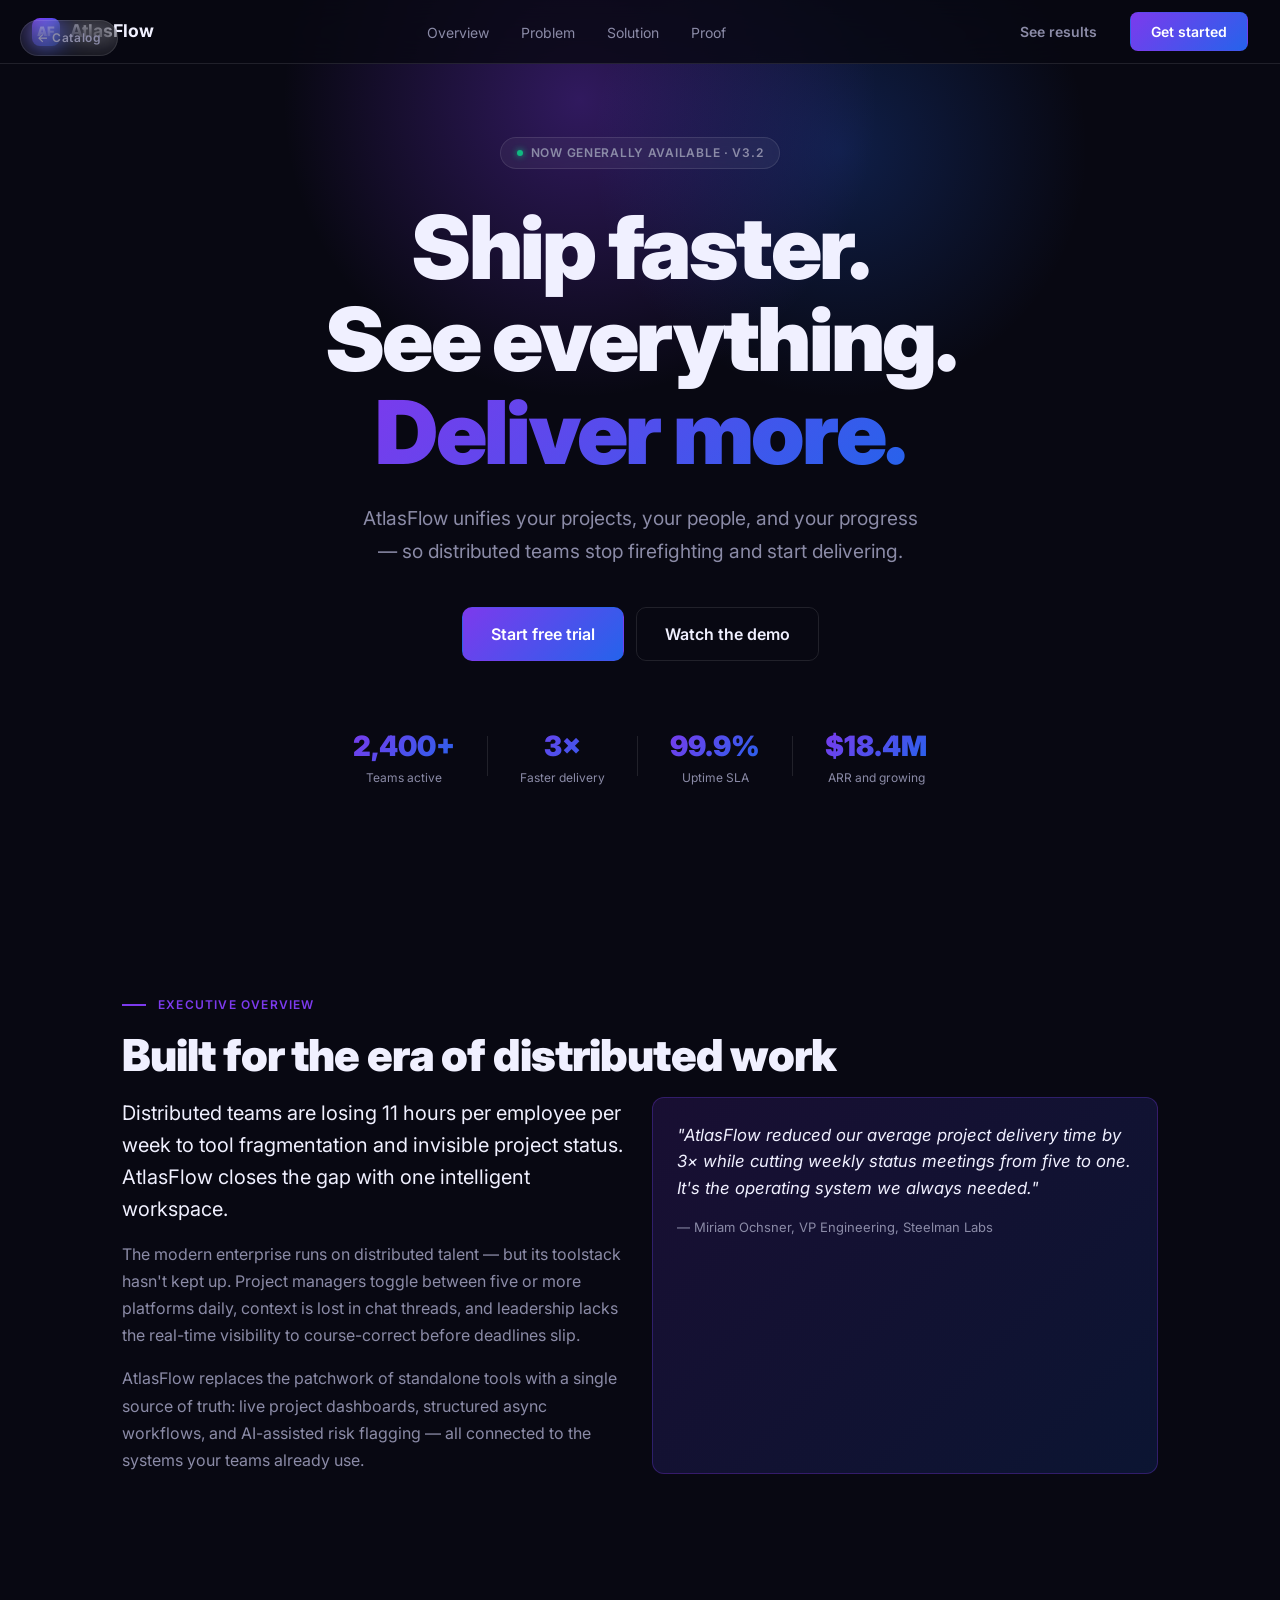
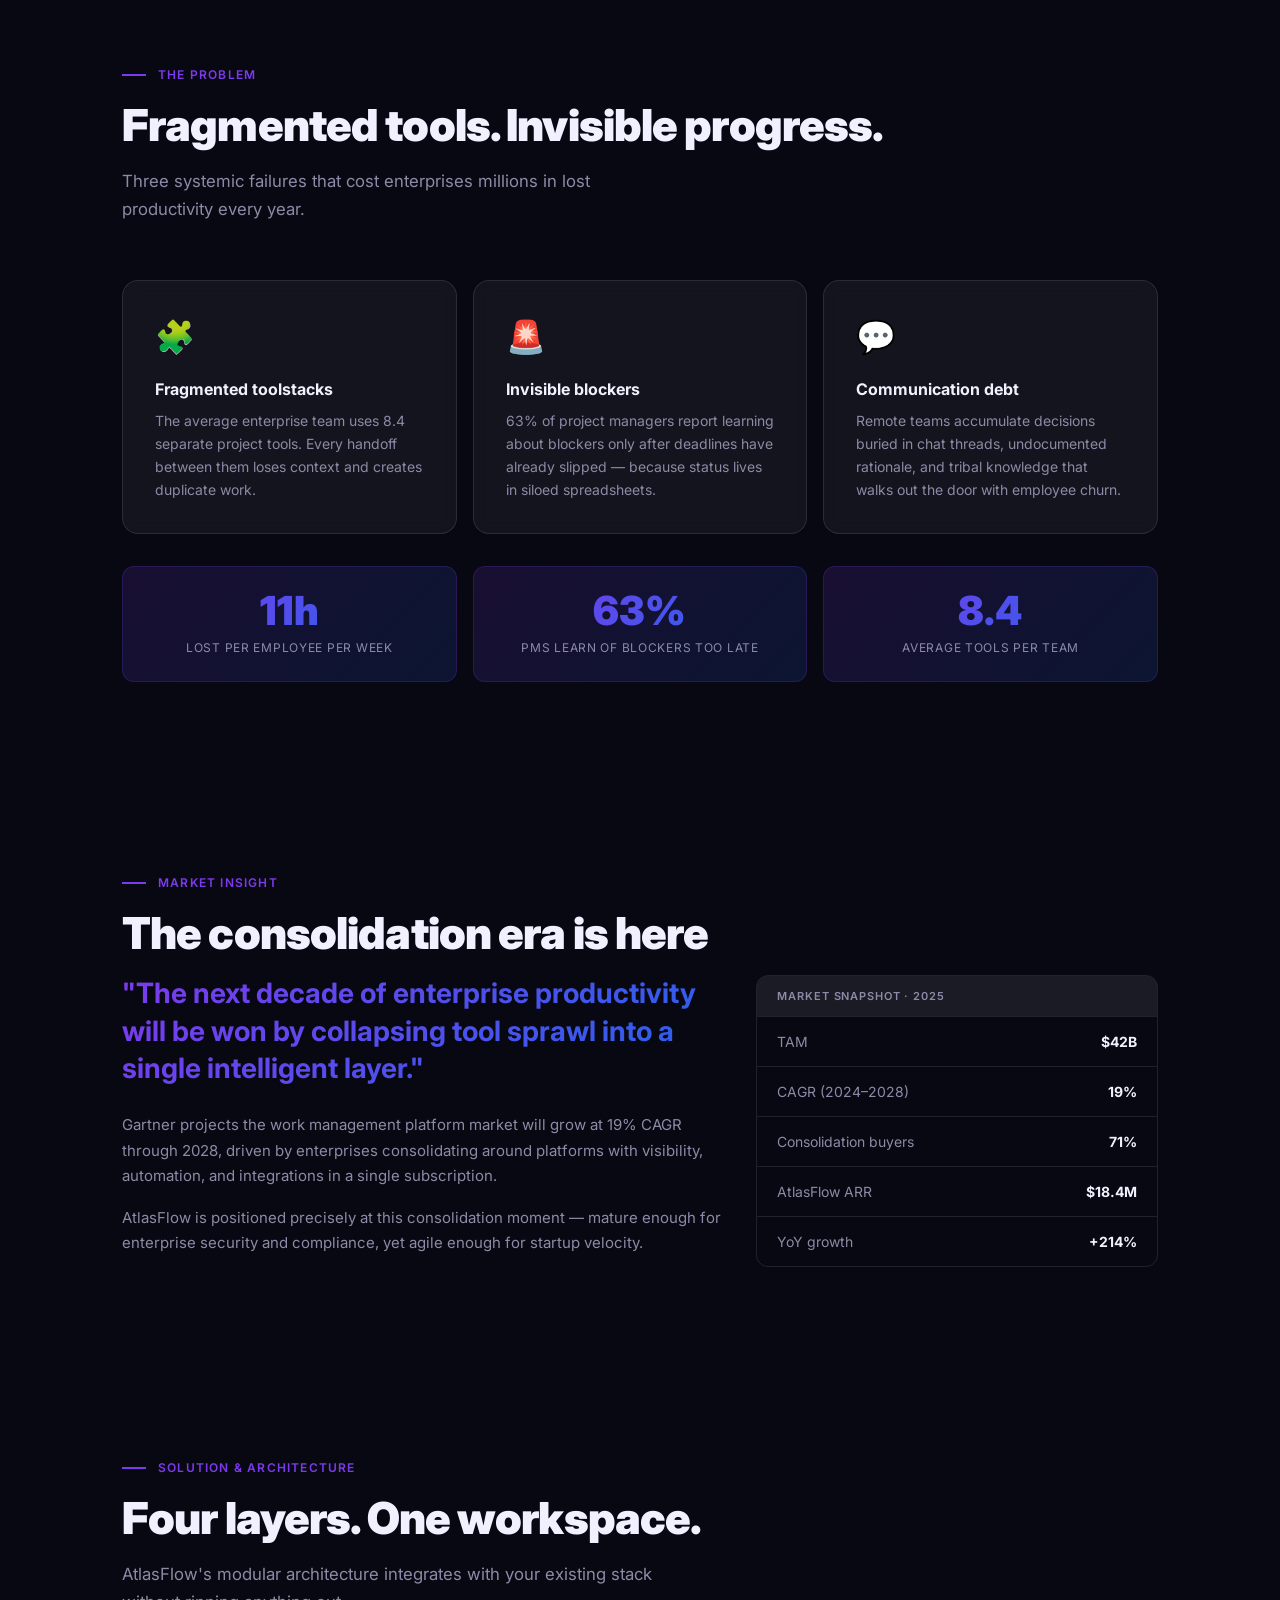
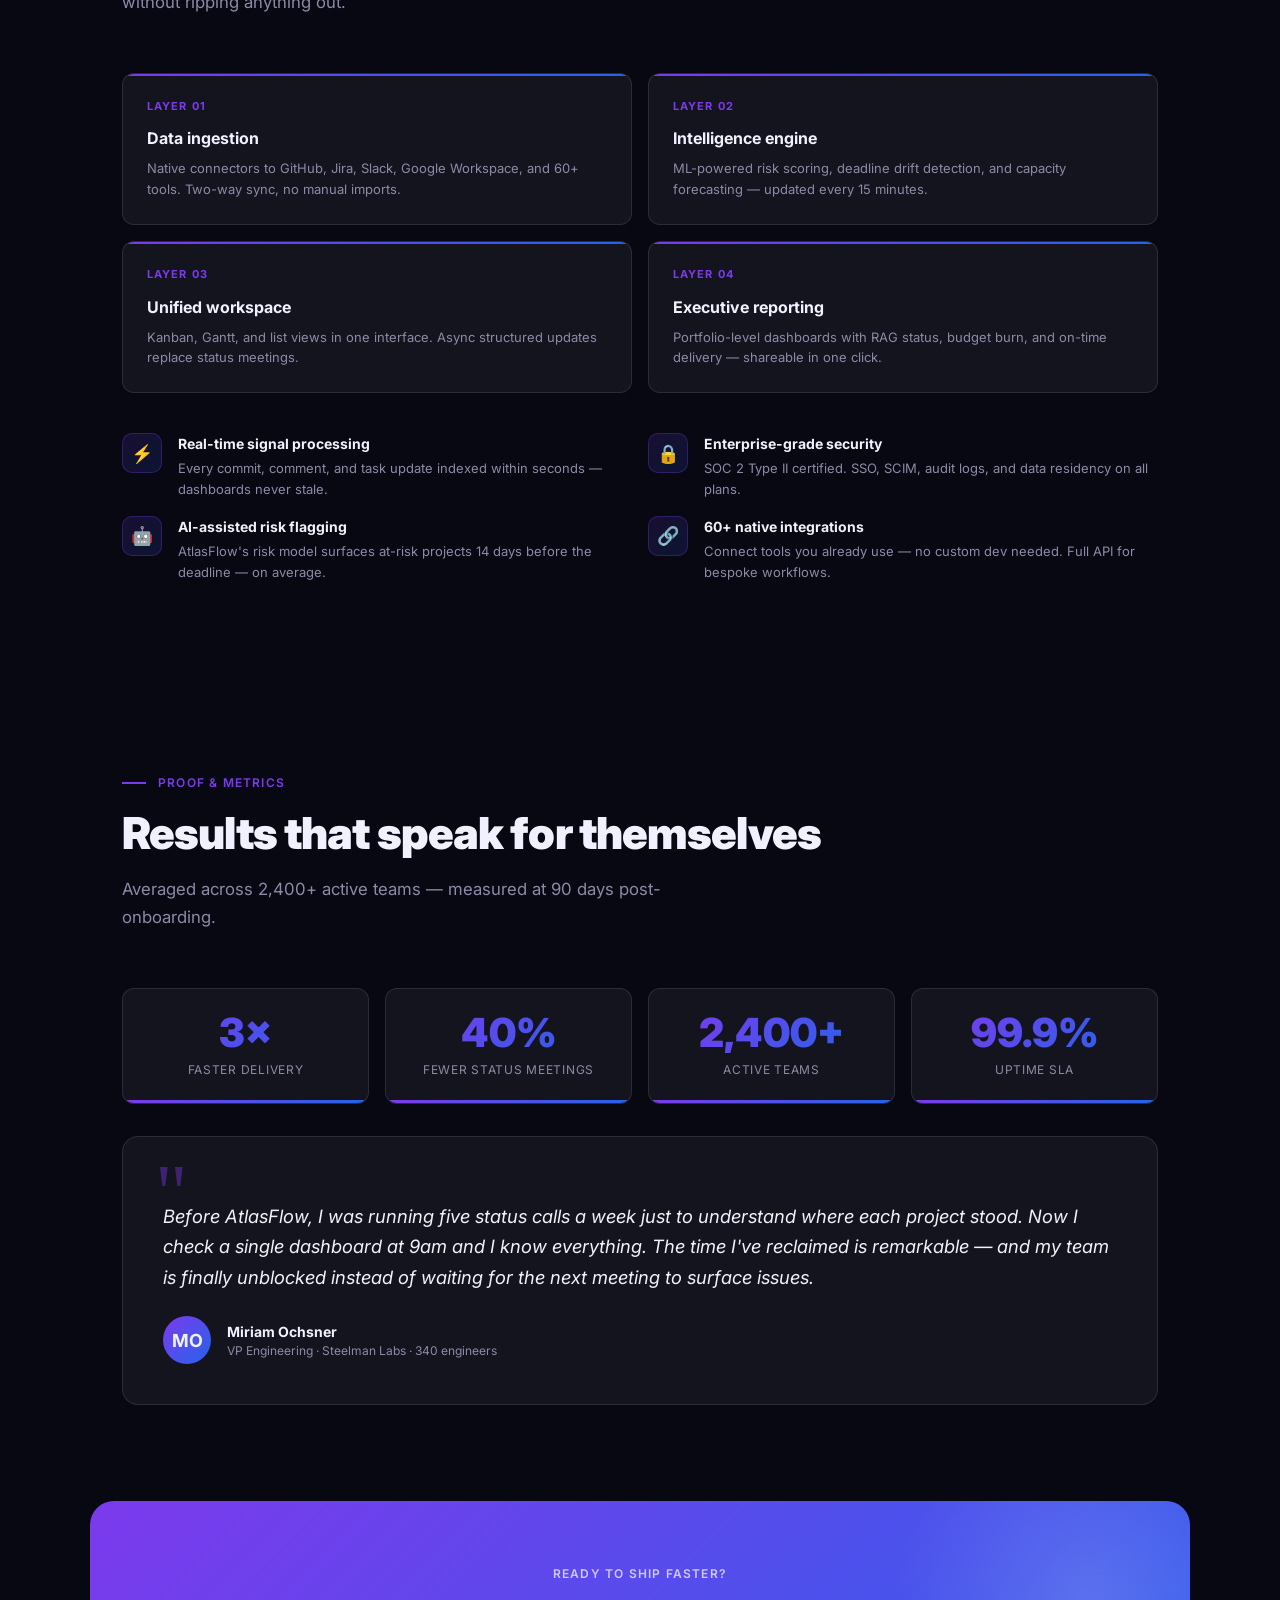
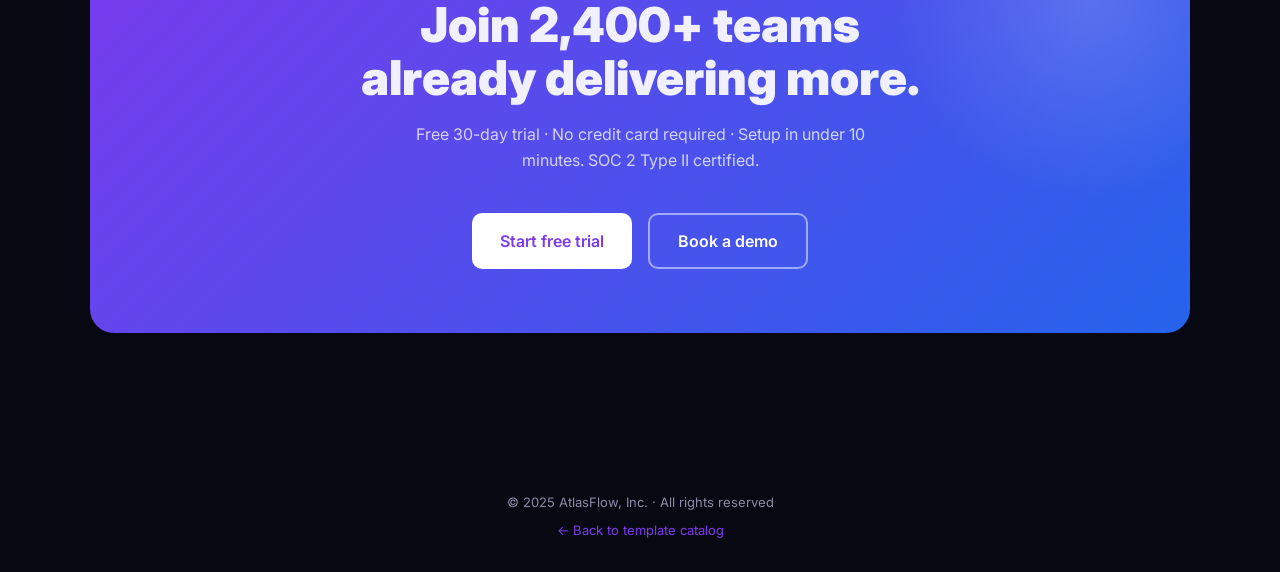
<file: templates/02-linear-startup.html>
<!DOCTYPE html>
<html lang="en">
<head>
  <meta charset="UTF-8" />
  <meta name="viewport" content="width=device-width, initial-scale=1.0" />
  <meta name="description" content="AtlasFlow — Linear Startup template. Dark-mode product site with gradient hero and glassmorphism cards." />
  <title>AtlasFlow · Linear Startup</title>
  <link rel="preconnect" href="https://fonts.googleapis.com" />
  <link rel="preconnect" href="https://fonts.gstatic.com" crossorigin />
  <link href="https://fonts.googleapis.com/css2?family=Inter:ital,wght@0,400;0,500;0,600;0,700;0,900;1,400&display=swap" rel="stylesheet" />
  <link rel="stylesheet" href="../css/tokens.css" />
  <style>
    /* ============================================================
       Template 02 — Linear Startup
       Dark mode · gradients · glassmorphism · Inter
       ============================================================ */

    :root {
      --ln-bg:        #080812;
      --ln-surface:   #0F0F1E;
      --ln-glass:     rgba(255,255,255,.05);
      --ln-glass-b:   rgba(255,255,255,.08);
      --ln-border:    rgba(255,255,255,.1);
      --ln-purple:    #7C3AED;
      --ln-violet:    #5B21B6;
      --ln-blue:      #2563EB;
      --ln-cyan:      #06B6D4;
      --ln-green:     #10B981;
      --ln-amber:     #F59E0B;
      --ln-text:      #F0F0FF;
      --ln-muted:     #8B8BA7;
      --ln-grad:      linear-gradient(135deg, var(--ln-purple) 0%, var(--ln-blue) 100%);
      --ln-grad-soft: linear-gradient(135deg, rgba(124,58,237,.15) 0%, rgba(37,99,235,.15) 100%);
    }

    * { box-sizing: border-box; margin: 0; padding: 0; }
    html { scroll-behavior: smooth; }

    body {
      background: var(--ln-bg);
      color: var(--ln-text);
      font-family: var(--af-font-sans);
      -webkit-font-smoothing: antialiased;
    }

    a { color: inherit; text-decoration: none; }
    :focus-visible { outline: 2px solid var(--ln-purple); outline-offset: 3px; border-radius: 4px; }

    /* ---- Back link ---- */
    .back-link {
      position: fixed; top: 20px; left: 20px; z-index: 300;
      background: var(--ln-glass);
      border: 1px solid var(--ln-border);
      backdrop-filter: blur(12px);
      color: var(--ln-muted);
      padding: 8px 16px;
      border-radius: 999px;
      font-size: 12px;
      font-weight: 600;
      letter-spacing: .05em;
      transition: all 200ms;
    }
    .back-link:hover { color: var(--ln-text); border-color: var(--ln-purple); }

    /* ---- Navbar ---- */
    .ln-nav {
      position: fixed; top: 0; left: 0; right: 0; z-index: 100;
      display: flex; align-items: center; justify-content: space-between;
      padding: 0 var(--af-space-8);
      height: 64px;
      background: rgba(8,8,18,.8);
      backdrop-filter: blur(16px);
      border-bottom: 1px solid var(--ln-border);
    }
    .ln-nav__logo {
      display: flex; align-items: center; gap: 10px;
      font-weight: 700; font-size: 1.1rem;
    }
    .ln-nav__logo-icon {
      width: 28px; height: 28px;
      background: var(--ln-grad);
      border-radius: 8px;
      display: flex; align-items: center; justify-content: center;
      font-size: 13px; font-weight: 900;
    }
    .ln-nav__links {
      display: flex; gap: 32px; list-style: none;
    }
    .ln-nav__links a {
      font-size: 14px; color: var(--ln-muted);
      transition: color 150ms;
    }
    .ln-nav__links a:hover { color: var(--ln-text); }
    .ln-nav__cta {
      display: flex; gap: 12px; align-items: center;
    }
    .ln-btn {
      display: inline-flex; align-items: center; gap: 6px;
      padding: 8px 20px;
      border-radius: 8px;
      font-size: 14px; font-weight: 600;
      cursor: pointer;
      transition: all 200ms;
      border: 1px solid transparent;
    }
    .ln-btn--ghost {
      color: var(--ln-muted);
      background: transparent;
      border-color: transparent;
    }
    .ln-btn--ghost:hover { color: var(--ln-text); }
    .ln-btn--primary {
      background: var(--ln-grad);
      color: #fff;
    }
    .ln-btn--primary:hover { opacity: .9; }
    .ln-btn--outline {
      background: transparent;
      color: var(--ln-text);
      border-color: var(--ln-border);
    }
    .ln-btn--outline:hover { border-color: var(--ln-purple); }

    /* ==============================
       HERO
       ============================== */
    .ln-hero {
      min-height: 100vh;
      display: flex; flex-direction: column; align-items: center; justify-content: center;
      text-align: center;
      padding: 120px var(--af-space-8) var(--af-space-24);
      position: relative;
      overflow: hidden;
    }
    /* Glow orbs */
    .ln-hero::before {
      content: '';
      position: absolute;
      top: -200px; left: 50%; transform: translateX(-60%);
      width: 600px; height: 600px;
      background: radial-gradient(circle, rgba(124,58,237,.35) 0%, transparent 70%);
      pointer-events: none;
    }
    .ln-hero::after {
      content: '';
      position: absolute;
      top: -100px; left: 50%; transform: translateX(-10%);
      width: 500px; height: 500px;
      background: radial-gradient(circle, rgba(37,99,235,.25) 0%, transparent 70%);
      pointer-events: none;
    }
    .ln-hero__badge {
      display: inline-flex; align-items: center; gap: 8px;
      background: var(--ln-glass);
      border: 1px solid var(--ln-border);
      backdrop-filter: blur(8px);
      padding: 6px 16px;
      border-radius: 999px;
      font-size: 12px;
      font-weight: 600;
      color: var(--ln-muted);
      letter-spacing: .06em;
      text-transform: uppercase;
      margin-bottom: 32px;
      position: relative; z-index: 1;
    }
    .ln-hero__badge-dot {
      width: 6px; height: 6px;
      border-radius: 50%;
      background: var(--ln-green);
      box-shadow: 0 0 6px var(--ln-green);
    }
    .ln-hero__title {
      font-size: clamp(2.5rem, 7vw, 5.5rem);
      font-weight: 900;
      line-height: 1.05;
      letter-spacing: -.03em;
      margin-bottom: 24px;
      position: relative; z-index: 1;
    }
    .ln-hero__title .grad {
      background: var(--ln-grad);
      -webkit-background-clip: text;
      -webkit-text-fill-color: transparent;
      background-clip: text;
    }
    .ln-hero__sub {
      font-size: 1.2rem;
      color: var(--ln-muted);
      max-width: 560px;
      line-height: 1.7;
      margin-bottom: 40px;
      position: relative; z-index: 1;
    }
    .ln-hero__cta {
      display: flex; gap: 12px; flex-wrap: wrap; justify-content: center;
      position: relative; z-index: 1;
      margin-bottom: 64px;
    }
    .ln-btn--lg {
      padding: 14px 28px;
      font-size: 16px;
      border-radius: 10px;
    }
    .ln-hero__social-proof {
      display: flex; gap: 32px; align-items: center; justify-content: center;
      flex-wrap: wrap;
      position: relative; z-index: 1;
    }
    .ln-sp-item {
      text-align: center;
    }
    .ln-sp-item__value {
      font-size: 1.75rem;
      font-weight: 900;
      background: var(--ln-grad);
      -webkit-background-clip: text;
      -webkit-text-fill-color: transparent;
      background-clip: text;
    }
    .ln-sp-item__label {
      font-size: 12px;
      color: var(--ln-muted);
      margin-top: 2px;
    }
    .ln-sp-divider {
      width: 1px; height: 40px;
      background: var(--ln-border);
    }

    /* ==============================
       SHARED SECTION WRAPPER
       ============================== */
    .ln-section {
      max-width: 1100px;
      margin: 0 auto;
      padding: var(--af-space-24) var(--af-space-8);
    }
    .ln-section-eyebrow {
      display: flex; align-items: center; gap: 12px;
      font-size: 12px; font-weight: 600;
      letter-spacing: .1em; text-transform: uppercase;
      color: var(--ln-purple);
      margin-bottom: 16px;
    }
    .ln-section-eyebrow::before {
      content: '';
      display: block;
      width: 24px; height: 2px;
      background: var(--ln-purple);
    }
    .ln-section-title {
      font-size: clamp(1.75rem, 4vw, 2.75rem);
      font-weight: 900;
      letter-spacing: -.02em;
      line-height: 1.15;
      margin-bottom: 16px;
    }
    .ln-section-sub {
      font-size: 1.05rem;
      color: var(--ln-muted);
      max-width: 560px;
      line-height: 1.7;
      margin-bottom: 56px;
    }

    /* Glassmorphism card */
    .ln-card {
      background: var(--ln-glass);
      border: 1px solid var(--ln-border);
      border-radius: 16px;
      padding: var(--af-space-8);
      backdrop-filter: blur(8px);
      transition: border-color 200ms, transform 200ms;
    }
    .ln-card:hover {
      border-color: rgba(124,58,237,.5);
      transform: translateY(-2px);
    }

    /* ==============================
       EXEC SUMMARY
       ============================== */
    .ln-exec__grid {
      display: grid;
      grid-template-columns: 1fr 1fr;
      gap: var(--af-space-6);
    }
    .ln-exec__lead {
      font-size: 1.25rem;
      line-height: 1.6;
      color: var(--ln-text);
      margin-bottom: var(--af-space-4);
    }
    .ln-exec__body {
      font-size: 1rem;
      color: var(--ln-muted);
      line-height: 1.7;
    }
    .ln-exec__highlight {
      background: var(--ln-grad-soft);
      border: 1px solid rgba(124,58,237,.3);
      border-radius: 12px;
      padding: var(--af-space-6);
    }
    .ln-exec__highlight-quote {
      font-size: 1.05rem;
      font-style: italic;
      color: var(--ln-text);
      line-height: 1.6;
      margin-bottom: var(--af-space-4);
    }
    .ln-exec__highlight-attr {
      font-size: 13px;
      color: var(--ln-muted);
    }

    /* ==============================
       PROBLEM
       ============================== */
    .ln-problem__cards {
      display: grid;
      grid-template-columns: repeat(3, 1fr);
      gap: var(--af-space-4);
      margin-bottom: var(--af-space-8);
    }
    .ln-problem__icon {
      font-size: 2rem;
      margin-bottom: var(--af-space-4);
    }
    .ln-problem__title {
      font-size: 1rem;
      font-weight: 700;
      margin-bottom: var(--af-space-2);
    }
    .ln-problem__body {
      font-size: 14px;
      color: var(--ln-muted);
      line-height: 1.65;
    }
    .ln-stats-row {
      display: grid;
      grid-template-columns: repeat(3, 1fr);
      gap: var(--af-space-4);
    }
    .ln-stat-card {
      background: var(--ln-grad-soft);
      border: 1px solid rgba(124,58,237,.2);
      border-radius: 12px;
      padding: var(--af-space-6);
      text-align: center;
    }
    .ln-stat-card__value {
      font-size: 2.5rem;
      font-weight: 900;
      background: var(--ln-grad);
      -webkit-background-clip: text;
      -webkit-text-fill-color: transparent;
      background-clip: text;
      line-height: 1;
      margin-bottom: 8px;
    }
    .ln-stat-card__label {
      font-size: 12px;
      color: var(--ln-muted);
      text-transform: uppercase;
      letter-spacing: .06em;
    }

    /* ==============================
       INSIGHT
       ============================== */
    .ln-insight__grid {
      display: grid;
      grid-template-columns: 3fr 2fr;
      gap: var(--af-space-8);
      align-items: start;
    }
    .ln-insight__pull {
      font-size: clamp(1.2rem, 2.5vw, 1.75rem);
      font-weight: 700;
      line-height: 1.35;
      background: var(--ln-grad);
      -webkit-background-clip: text;
      -webkit-text-fill-color: transparent;
      background-clip: text;
      margin-bottom: var(--af-space-6);
    }
    .ln-insight__body {
      font-size: 15px;
      color: var(--ln-muted);
      line-height: 1.7;
    }
    .ln-market-table {
      border-radius: 12px;
      overflow: hidden;
      border: 1px solid var(--ln-border);
    }
    .ln-market-table__header {
      background: var(--ln-glass-b);
      padding: 12px 20px;
      font-size: 11px;
      font-weight: 600;
      text-transform: uppercase;
      letter-spacing: .08em;
      color: var(--ln-muted);
    }
    .ln-market-row {
      display: flex; justify-content: space-between; align-items: center;
      padding: 14px 20px;
      border-top: 1px solid var(--ln-border);
    }
    .ln-market-row__label { font-size: 14px; color: var(--ln-muted); }
    .ln-market-row__value { font-size: 14px; font-weight: 700; color: var(--ln-text); }

    /* ==============================
       SOLUTION / ARCH
       ============================== */
    .ln-arch {
      display: grid;
      grid-template-columns: repeat(2, 1fr);
      gap: var(--af-space-4);
      margin-bottom: var(--af-space-10);
    }
    .ln-arch__layer {
      background: var(--ln-glass);
      border: 1px solid var(--ln-border);
      border-radius: 12px;
      padding: var(--af-space-6);
      position: relative;
      overflow: hidden;
    }
    .ln-arch__layer::before {
      content: '';
      position: absolute;
      top: 0; left: 0; right: 0;
      height: 2px;
      background: var(--ln-grad);
    }
    .ln-arch__num {
      font-size: 11px; font-weight: 700;
      letter-spacing: .1em; text-transform: uppercase;
      color: var(--ln-purple);
      margin-bottom: 12px;
    }
    .ln-arch__title {
      font-size: 1rem; font-weight: 700;
      margin-bottom: 8px;
    }
    .ln-arch__body {
      font-size: 13px; color: var(--ln-muted); line-height: 1.6;
    }
    .ln-features {
      display: grid;
      grid-template-columns: repeat(2, 1fr);
      gap: var(--af-space-4);
    }
    .ln-feature {
      display: flex; gap: var(--af-space-4); align-items: flex-start;
    }
    .ln-feature__icon {
      width: 40px; height: 40px;
      background: var(--ln-grad-soft);
      border: 1px solid rgba(124,58,237,.3);
      border-radius: 10px;
      display: flex; align-items: center; justify-content: center;
      font-size: 18px; flex-shrink: 0;
    }
    .ln-feature__title { font-size: 14px; font-weight: 700; margin-bottom: 4px; }
    .ln-feature__body { font-size: 13px; color: var(--ln-muted); line-height: 1.6; }

    /* ==============================
       PROOF / METRICS
       ============================== */
    .ln-metrics {
      display: grid;
      grid-template-columns: repeat(4, 1fr);
      gap: var(--af-space-4);
      margin-bottom: var(--af-space-8);
    }
    .ln-metric-card {
      background: var(--ln-glass);
      border: 1px solid var(--ln-border);
      border-radius: 12px;
      padding: var(--af-space-6);
      text-align: center;
      position: relative; overflow: hidden;
    }
    .ln-metric-card::after {
      content: '';
      position: absolute;
      bottom: 0; left: 0; right: 0;
      height: 3px;
      background: var(--ln-grad);
    }
    .ln-metric-card__value {
      font-size: 2.5rem;
      font-weight: 900;
      background: var(--ln-grad);
      -webkit-background-clip: text;
      -webkit-text-fill-color: transparent;
      background-clip: text;
      line-height: 1;
      margin-bottom: 8px;
    }
    .ln-metric-card__label {
      font-size: 12px;
      color: var(--ln-muted);
      text-transform: uppercase;
      letter-spacing: .06em;
    }
    .ln-testimonial {
      background: var(--ln-glass);
      border: 1px solid var(--ln-border);
      border-radius: 16px;
      padding: var(--af-space-10);
      position: relative;
    }
    .ln-testimonial__quote-mark {
      font-size: 5rem;
      line-height: 1;
      font-family: Georgia, serif;
      color: var(--ln-purple);
      opacity: .4;
      position: absolute;
      top: var(--af-space-4);
      left: var(--af-space-8);
    }
    .ln-testimonial__text {
      font-size: 1.15rem;
      line-height: 1.65;
      font-style: italic;
      color: var(--ln-text);
      margin-bottom: var(--af-space-6);
      padding-top: var(--af-space-6);
    }
    .ln-testimonial__author {
      display: flex; align-items: center; gap: var(--af-space-4);
    }
    .ln-testimonial__avatar {
      width: 48px; height: 48px;
      background: var(--ln-grad);
      border-radius: 50%;
      display: flex; align-items: center; justify-content: center;
      font-weight: 700; font-size: 18px; flex-shrink: 0;
    }
    .ln-testimonial__name { font-size: 14px; font-weight: 700; }
    .ln-testimonial__role { font-size: 12px; color: var(--ln-muted); }

    /* ==============================
       CTA
       ============================== */
    .ln-cta {
      background: var(--ln-grad);
      border-radius: 24px;
      padding: var(--af-space-16) var(--af-space-12);
      text-align: center;
      position: relative; overflow: hidden;
      max-width: 1100px;
      margin: 0 auto var(--af-space-12);
    }
    .ln-cta::before {
      content: '';
      position: absolute;
      top: -100px; right: -100px;
      width: 400px; height: 400px;
      background: radial-gradient(circle, rgba(255,255,255,.15) 0%, transparent 70%);
      pointer-events: none;
    }
    .ln-cta__eyebrow {
      font-size: 12px; font-weight: 600; letter-spacing: .1em;
      text-transform: uppercase; color: rgba(255,255,255,.7);
      margin-bottom: 16px;
    }
    .ln-cta__title {
      font-size: clamp(1.75rem, 4vw, 3rem);
      font-weight: 900;
      line-height: 1.1;
      margin-bottom: 16px;
      position: relative; z-index: 1;
    }
    .ln-cta__sub {
      font-size: 1rem;
      color: rgba(255,255,255,.75);
      max-width: 480px;
      margin: 0 auto 40px;
      line-height: 1.65;
      position: relative; z-index: 1;
    }
    .ln-cta__actions {
      display: flex; gap: 16px; justify-content: center; flex-wrap: wrap;
      position: relative; z-index: 1;
    }
    .ln-btn--white {
      background: #fff;
      color: var(--ln-purple);
      border: none;
    }
    .ln-btn--white:hover { background: rgba(255,255,255,.9); }
    .ln-btn--white-outline {
      background: transparent;
      color: #fff;
      border: 2px solid rgba(255,255,255,.5);
    }
    .ln-btn--white-outline:hover { border-color: #fff; }

    /* Footer */
    .ln-footer {
      text-align: center;
      padding: var(--af-space-8);
      color: var(--ln-muted);
      font-size: 13px;
    }
    .ln-footer a { color: var(--ln-purple); }

    /* Responsive */
    @media (max-width: 900px) {
      .ln-nav__links { display: none; }
      .ln-exec__grid, .ln-insight__grid { grid-template-columns: 1fr; }
      .ln-problem__cards, .ln-stats-row { grid-template-columns: 1fr; }
      .ln-arch, .ln-features { grid-template-columns: 1fr; }
      .ln-metrics { grid-template-columns: repeat(2, 1fr); }
      .ln-cta { padding: var(--af-space-12) var(--af-space-8); border-radius: 16px; }
    }
    @media (max-width: 540px) {
      .ln-section { padding: var(--af-space-16) var(--af-space-4); }
      .ln-metrics { grid-template-columns: 1fr 1fr; }
      .ln-hero__social-proof .ln-sp-divider { display: none; }
    }

    /* Animation utility */
    @keyframes fadeUp {
      from { opacity: 0; transform: translateY(20px); }
      to   { opacity: 1; transform: translateY(0); }
    }
    .ln-hero__badge,
    .ln-hero__title,
    .ln-hero__sub,
    .ln-hero__cta,
    .ln-hero__social-proof {
      animation: fadeUp .6s ease both;
    }
    .ln-hero__title   { animation-delay: .1s; }
    .ln-hero__sub     { animation-delay: .2s; }
    .ln-hero__cta     { animation-delay: .3s; }
    .ln-hero__social-proof { animation-delay: .4s; }
  </style>
</head>
<body>
  <a class="skip-link" href="#main-content">Skip to main content</a>
  <a class="back-link no-print" href="../index.html">← Catalog</a>

  <!-- Navbar -->
  <nav class="ln-nav" role="navigation" aria-label="Site navigation">
    <div class="ln-nav__logo">
      <span class="ln-nav__logo-icon" aria-hidden="true">AF</span>
      AtlasFlow
    </div>
    <ul class="ln-nav__links" role="list">
      <li><a href="#exec">Overview</a></li>
      <li><a href="#problem">Problem</a></li>
      <li><a href="#solution">Solution</a></li>
      <li><a href="#proof">Proof</a></li>
    </ul>
    <div class="ln-nav__cta">
      <a href="#proof" class="ln-btn ln-btn--ghost">See results</a>
      <a href="#cta" class="ln-btn ln-btn--primary">Get started</a>
    </div>
  </nav>

  <main id="main-content">

    <!-- ==================== HERO ==================== -->
    <section class="ln-hero" aria-labelledby="hero-heading">
      <div class="ln-hero__badge" aria-label="Product status">
        <span class="ln-hero__badge-dot" aria-hidden="true"></span>
        Now generally available · v3.2
      </div>
      <h1 class="ln-hero__title" id="hero-heading">
        Ship faster.<br/>
        See everything.<br/>
        <span class="grad">Deliver more.</span>
      </h1>
      <p class="ln-hero__sub">
        AtlasFlow unifies your projects, your people, and your progress — so distributed
        teams stop firefighting and start delivering.
      </p>
      <div class="ln-hero__cta">
        <a href="#cta" class="ln-btn ln-btn--primary ln-btn--lg">Start free trial</a>
        <a href="#exec" class="ln-btn ln-btn--outline ln-btn--lg">Watch the demo</a>
      </div>
      <div class="ln-hero__social-proof" role="list" aria-label="Key figures">
        <div class="ln-sp-item" role="listitem">
          <div class="ln-sp-item__value">2,400+</div>
          <div class="ln-sp-item__label">Teams active</div>
        </div>
        <div class="ln-sp-divider" aria-hidden="true"></div>
        <div class="ln-sp-item" role="listitem">
          <div class="ln-sp-item__value">3×</div>
          <div class="ln-sp-item__label">Faster delivery</div>
        </div>
        <div class="ln-sp-divider" aria-hidden="true"></div>
        <div class="ln-sp-item" role="listitem">
          <div class="ln-sp-item__value">99.9%</div>
          <div class="ln-sp-item__label">Uptime SLA</div>
        </div>
        <div class="ln-sp-divider" aria-hidden="true"></div>
        <div class="ln-sp-item" role="listitem">
          <div class="ln-sp-item__value">$18.4M</div>
          <div class="ln-sp-item__label">ARR and growing</div>
        </div>
      </div>
    </section>

    <!-- ==================== EXEC SUMMARY ==================== -->
    <section id="exec" class="ln-section" aria-labelledby="exec-heading">
      <p class="ln-section-eyebrow">Executive overview</p>
      <h2 class="ln-section-title" id="exec-heading">Built for the era of distributed work</h2>
      <div class="ln-exec__grid">
        <div>
          <p class="ln-exec__lead">
            Distributed teams are losing 11 hours per employee per week to tool fragmentation
            and invisible project status. AtlasFlow closes the gap with one intelligent workspace.
          </p>
          <p class="ln-exec__body">
            The modern enterprise runs on distributed talent — but its toolstack hasn't kept up.
            Project managers toggle between five or more platforms daily, context is lost in chat
            threads, and leadership lacks the real-time visibility to course-correct before deadlines slip.
          </p>
          <p class="ln-exec__body" style="margin-top:16px;">
            AtlasFlow replaces the patchwork of standalone tools with a single source of truth:
            live project dashboards, structured async workflows, and AI-assisted risk flagging —
            all connected to the systems your teams already use.
          </p>
        </div>
        <div class="ln-exec__highlight" role="note">
          <p class="ln-exec__highlight-quote">
            "AtlasFlow reduced our average project delivery time by 3× while cutting weekly
            status meetings from five to one. It's the operating system we always needed."
          </p>
          <p class="ln-exec__highlight-attr">— Miriam Ochsner, VP Engineering, Steelman Labs</p>
        </div>
      </div>
    </section>

    <!-- ==================== PROBLEM ==================== -->
    <section id="problem" class="ln-section" aria-labelledby="problem-heading">
      <p class="ln-section-eyebrow">The problem</p>
      <h2 class="ln-section-title" id="problem-heading">Fragmented tools. Invisible progress.</h2>
      <p class="ln-section-sub">Three systemic failures that cost enterprises millions in lost productivity every year.</p>
      <div class="ln-problem__cards" role="list">
        <div class="ln-card" role="listitem">
          <div class="ln-problem__icon" aria-hidden="true">🧩</div>
          <h3 class="ln-problem__title">Fragmented toolstacks</h3>
          <p class="ln-problem__body">The average enterprise team uses 8.4 separate project tools. Every handoff between them loses context and creates duplicate work.</p>
        </div>
        <div class="ln-card" role="listitem">
          <div class="ln-problem__icon" aria-hidden="true">🚨</div>
          <h3 class="ln-problem__title">Invisible blockers</h3>
          <p class="ln-problem__body">63% of project managers report learning about blockers only after deadlines have already slipped — because status lives in siloed spreadsheets.</p>
        </div>
        <div class="ln-card" role="listitem">
          <div class="ln-problem__icon" aria-hidden="true">💬</div>
          <h3 class="ln-problem__title">Communication debt</h3>
          <p class="ln-problem__body">Remote teams accumulate decisions buried in chat threads, undocumented rationale, and tribal knowledge that walks out the door with employee churn.</p>
        </div>
      </div>
      <div class="ln-stats-row" role="list" aria-label="Problem statistics">
        <div class="ln-stat-card" role="listitem">
          <div class="ln-stat-card__value">11h</div>
          <div class="ln-stat-card__label">Lost per employee per week</div>
        </div>
        <div class="ln-stat-card" role="listitem">
          <div class="ln-stat-card__value">63%</div>
          <div class="ln-stat-card__label">PMs learn of blockers too late</div>
        </div>
        <div class="ln-stat-card" role="listitem">
          <div class="ln-stat-card__value">8.4</div>
          <div class="ln-stat-card__label">Average tools per team</div>
        </div>
      </div>
    </section>

    <!-- ==================== INSIGHT ==================== -->
    <section class="ln-section" aria-labelledby="insight-heading">
      <p class="ln-section-eyebrow">Market insight</p>
      <h2 class="ln-section-title" id="insight-heading">The consolidation era is here</h2>
      <div class="ln-insight__grid">
        <div>
          <p class="ln-insight__pull">
            "The next decade of enterprise productivity will be won by collapsing tool sprawl
            into a single intelligent layer."
          </p>
          <p class="ln-insight__body">
            Gartner projects the work management platform market will grow at 19% CAGR through 2028,
            driven by enterprises consolidating around platforms with visibility, automation, and
            integrations in a single subscription.
          </p>
          <p class="ln-insight__body" style="margin-top:16px;">
            AtlasFlow is positioned precisely at this consolidation moment — mature enough for
            enterprise security and compliance, yet agile enough for startup velocity.
          </p>
        </div>
        <div class="ln-market-table" aria-label="Market data table">
          <div class="ln-market-table__header">Market snapshot · 2025</div>
          <div class="ln-market-row"><span class="ln-market-row__label">TAM</span><span class="ln-market-row__value">$42B</span></div>
          <div class="ln-market-row"><span class="ln-market-row__label">CAGR (2024–2028)</span><span class="ln-market-row__value">19%</span></div>
          <div class="ln-market-row"><span class="ln-market-row__label">Consolidation buyers</span><span class="ln-market-row__value">71%</span></div>
          <div class="ln-market-row"><span class="ln-market-row__label">AtlasFlow ARR</span><span class="ln-market-row__value">$18.4M</span></div>
          <div class="ln-market-row"><span class="ln-market-row__label">YoY growth</span><span class="ln-market-row__value">+214%</span></div>
        </div>
      </div>
    </section>

    <!-- ==================== SOLUTION ==================== -->
    <section id="solution" class="ln-section" aria-labelledby="solution-heading">
      <p class="ln-section-eyebrow">Solution &amp; architecture</p>
      <h2 class="ln-section-title" id="solution-heading">Four layers. One workspace.</h2>
      <p class="ln-section-sub">AtlasFlow's modular architecture integrates with your existing stack without ripping anything out.</p>
      <div class="ln-arch" role="list" aria-label="Architecture layers">
        <div class="ln-arch__layer" role="listitem">
          <p class="ln-arch__num">Layer 01</p>
          <h3 class="ln-arch__title">Data ingestion</h3>
          <p class="ln-arch__body">Native connectors to GitHub, Jira, Slack, Google Workspace, and 60+ tools. Two-way sync, no manual imports.</p>
        </div>
        <div class="ln-arch__layer" role="listitem">
          <p class="ln-arch__num">Layer 02</p>
          <h3 class="ln-arch__title">Intelligence engine</h3>
          <p class="ln-arch__body">ML-powered risk scoring, deadline drift detection, and capacity forecasting — updated every 15 minutes.</p>
        </div>
        <div class="ln-arch__layer" role="listitem">
          <p class="ln-arch__num">Layer 03</p>
          <h3 class="ln-arch__title">Unified workspace</h3>
          <p class="ln-arch__body">Kanban, Gantt, and list views in one interface. Async structured updates replace status meetings.</p>
        </div>
        <div class="ln-arch__layer" role="listitem">
          <p class="ln-arch__num">Layer 04</p>
          <h3 class="ln-arch__title">Executive reporting</h3>
          <p class="ln-arch__body">Portfolio-level dashboards with RAG status, budget burn, and on-time delivery — shareable in one click.</p>
        </div>
      </div>
      <div class="ln-features" role="list" aria-label="Key features">
        <div class="ln-feature" role="listitem">
          <div class="ln-feature__icon" aria-hidden="true">⚡</div>
          <div>
            <p class="ln-feature__title">Real-time signal processing</p>
            <p class="ln-feature__body">Every commit, comment, and task update indexed within seconds — dashboards never stale.</p>
          </div>
        </div>
        <div class="ln-feature" role="listitem">
          <div class="ln-feature__icon" aria-hidden="true">🔒</div>
          <div>
            <p class="ln-feature__title">Enterprise-grade security</p>
            <p class="ln-feature__body">SOC 2 Type II certified. SSO, SCIM, audit logs, and data residency on all plans.</p>
          </div>
        </div>
        <div class="ln-feature" role="listitem">
          <div class="ln-feature__icon" aria-hidden="true">🤖</div>
          <div>
            <p class="ln-feature__title">AI-assisted risk flagging</p>
            <p class="ln-feature__body">AtlasFlow's risk model surfaces at-risk projects 14 days before the deadline — on average.</p>
          </div>
        </div>
        <div class="ln-feature" role="listitem">
          <div class="ln-feature__icon" aria-hidden="true">🔗</div>
          <div>
            <p class="ln-feature__title">60+ native integrations</p>
            <p class="ln-feature__body">Connect tools you already use — no custom dev needed. Full API for bespoke workflows.</p>
          </div>
        </div>
      </div>
    </section>

    <!-- ==================== PROOF ==================== -->
    <section id="proof" class="ln-section" aria-labelledby="proof-heading">
      <p class="ln-section-eyebrow">Proof &amp; metrics</p>
      <h2 class="ln-section-title" id="proof-heading">Results that speak for themselves</h2>
      <p class="ln-section-sub">Averaged across 2,400+ active teams — measured at 90 days post-onboarding.</p>
      <div class="ln-metrics" role="list" aria-label="Key performance metrics">
        <div class="ln-metric-card" role="listitem">
          <div class="ln-metric-card__value">3×</div>
          <div class="ln-metric-card__label">Faster delivery</div>
        </div>
        <div class="ln-metric-card" role="listitem">
          <div class="ln-metric-card__value">40%</div>
          <div class="ln-metric-card__label">Fewer status meetings</div>
        </div>
        <div class="ln-metric-card" role="listitem">
          <div class="ln-metric-card__value">2,400+</div>
          <div class="ln-metric-card__label">Active teams</div>
        </div>
        <div class="ln-metric-card" role="listitem">
          <div class="ln-metric-card__value">99.9%</div>
          <div class="ln-metric-card__label">Uptime SLA</div>
        </div>
      </div>
      <div class="ln-testimonial">
        <div class="ln-testimonial__quote-mark" aria-hidden="true">"</div>
        <p class="ln-testimonial__text">
          Before AtlasFlow, I was running five status calls a week just to understand where each
          project stood. Now I check a single dashboard at 9am and I know everything. The time
          I've reclaimed is remarkable — and my team is finally unblocked instead of waiting for
          the next meeting to surface issues.
        </p>
        <div class="ln-testimonial__author">
          <div class="ln-testimonial__avatar" aria-hidden="true">MO</div>
          <div>
            <p class="ln-testimonial__name">Miriam Ochsner</p>
            <p class="ln-testimonial__role">VP Engineering · Steelman Labs · 340 engineers</p>
          </div>
        </div>
      </div>
    </section>

    <!-- ==================== CTA ==================== -->
    <div style="padding: 0 var(--af-space-8) var(--af-space-20);">
      <section id="cta" class="ln-cta" aria-labelledby="cta-heading">
        <p class="ln-cta__eyebrow">Ready to ship faster?</p>
        <h2 class="ln-cta__title" id="cta-heading">
          Join 2,400+ teams<br/>already delivering more.
        </h2>
        <p class="ln-cta__sub">
          Free 30-day trial · No credit card required · Setup in under 10 minutes.
          SOC 2 Type II certified.
        </p>
        <div class="ln-cta__actions">
          <a href="#" class="ln-btn ln-btn--white ln-btn--lg">Start free trial</a>
          <a href="#" class="ln-btn ln-btn--white-outline ln-btn--lg">Book a demo</a>
        </div>
      </section>
    </div>

  </main>

  <footer class="ln-footer" role="contentinfo">
    <p>© 2025 AtlasFlow, Inc. · All rights reserved</p>
    <p style="margin-top:8px;"><a href="../index.html">← Back to template catalog</a></p>
  </footer>
</body>
</html>
</file>
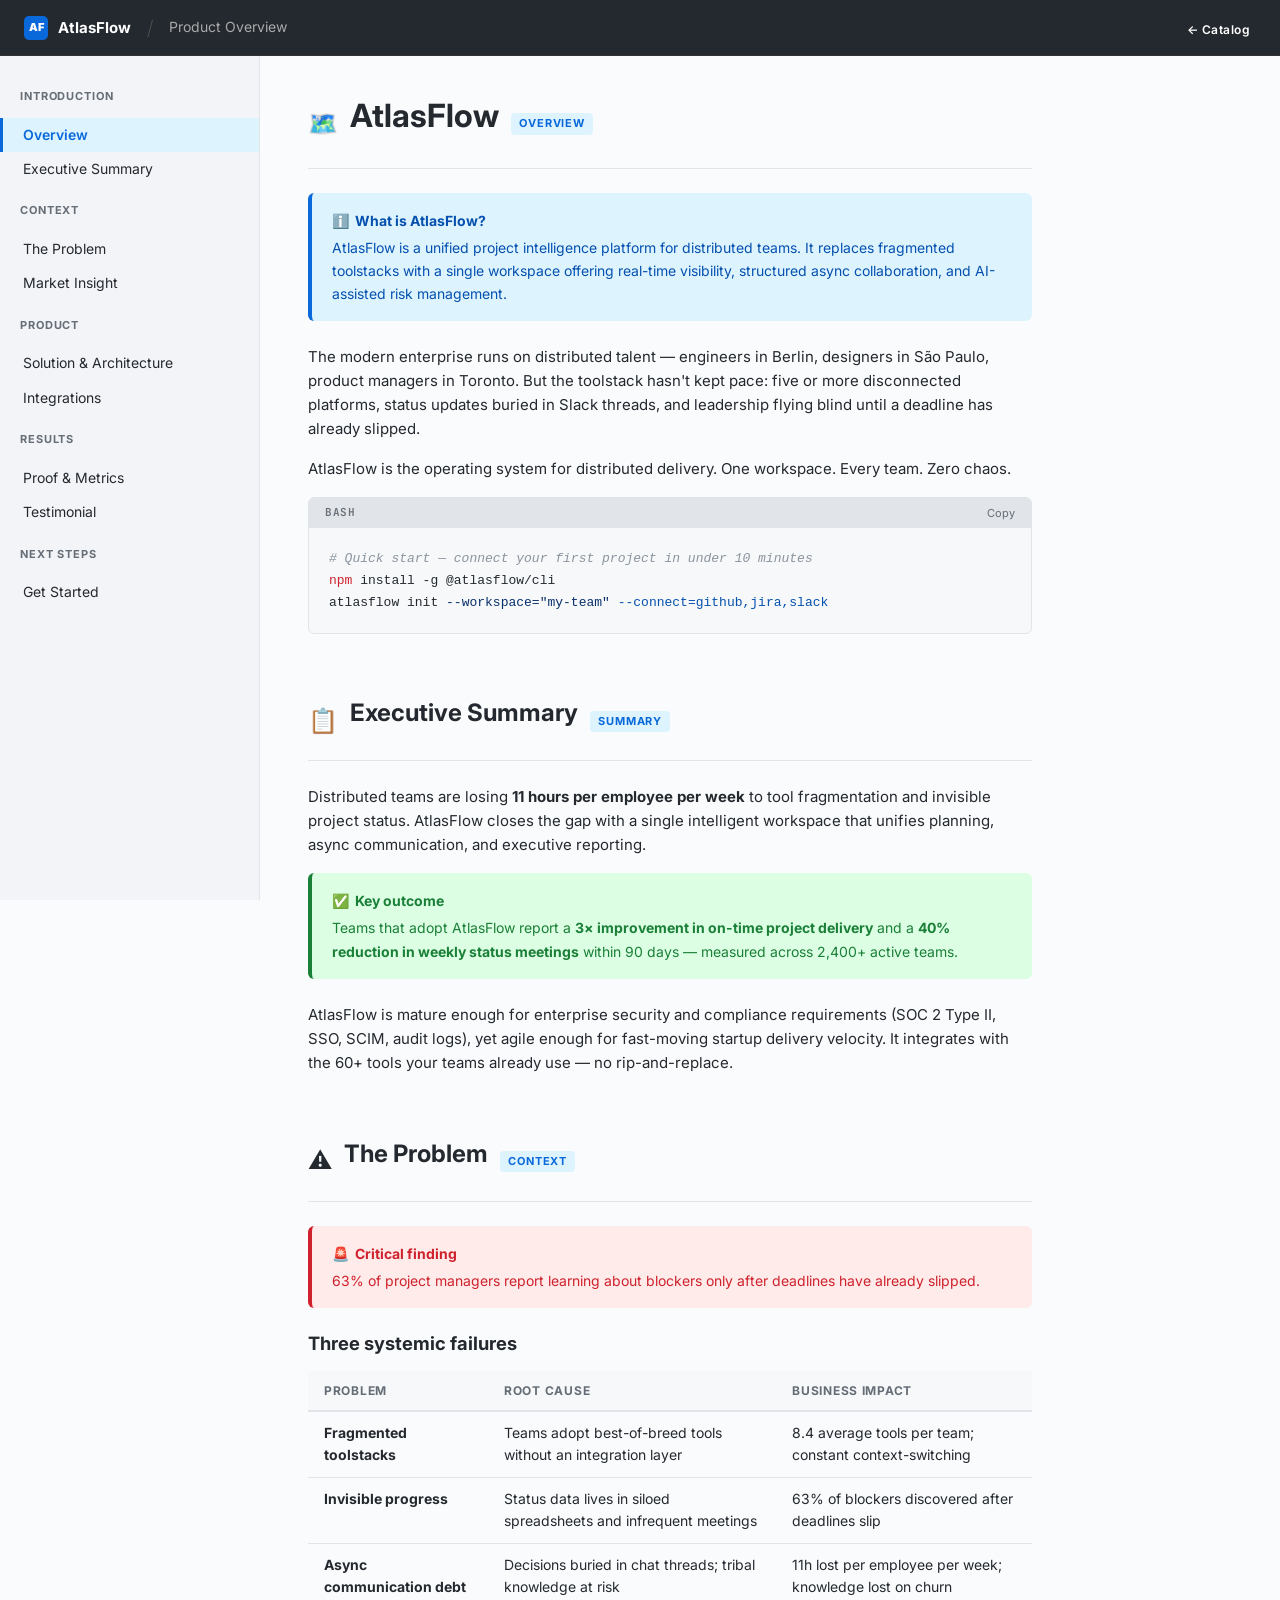
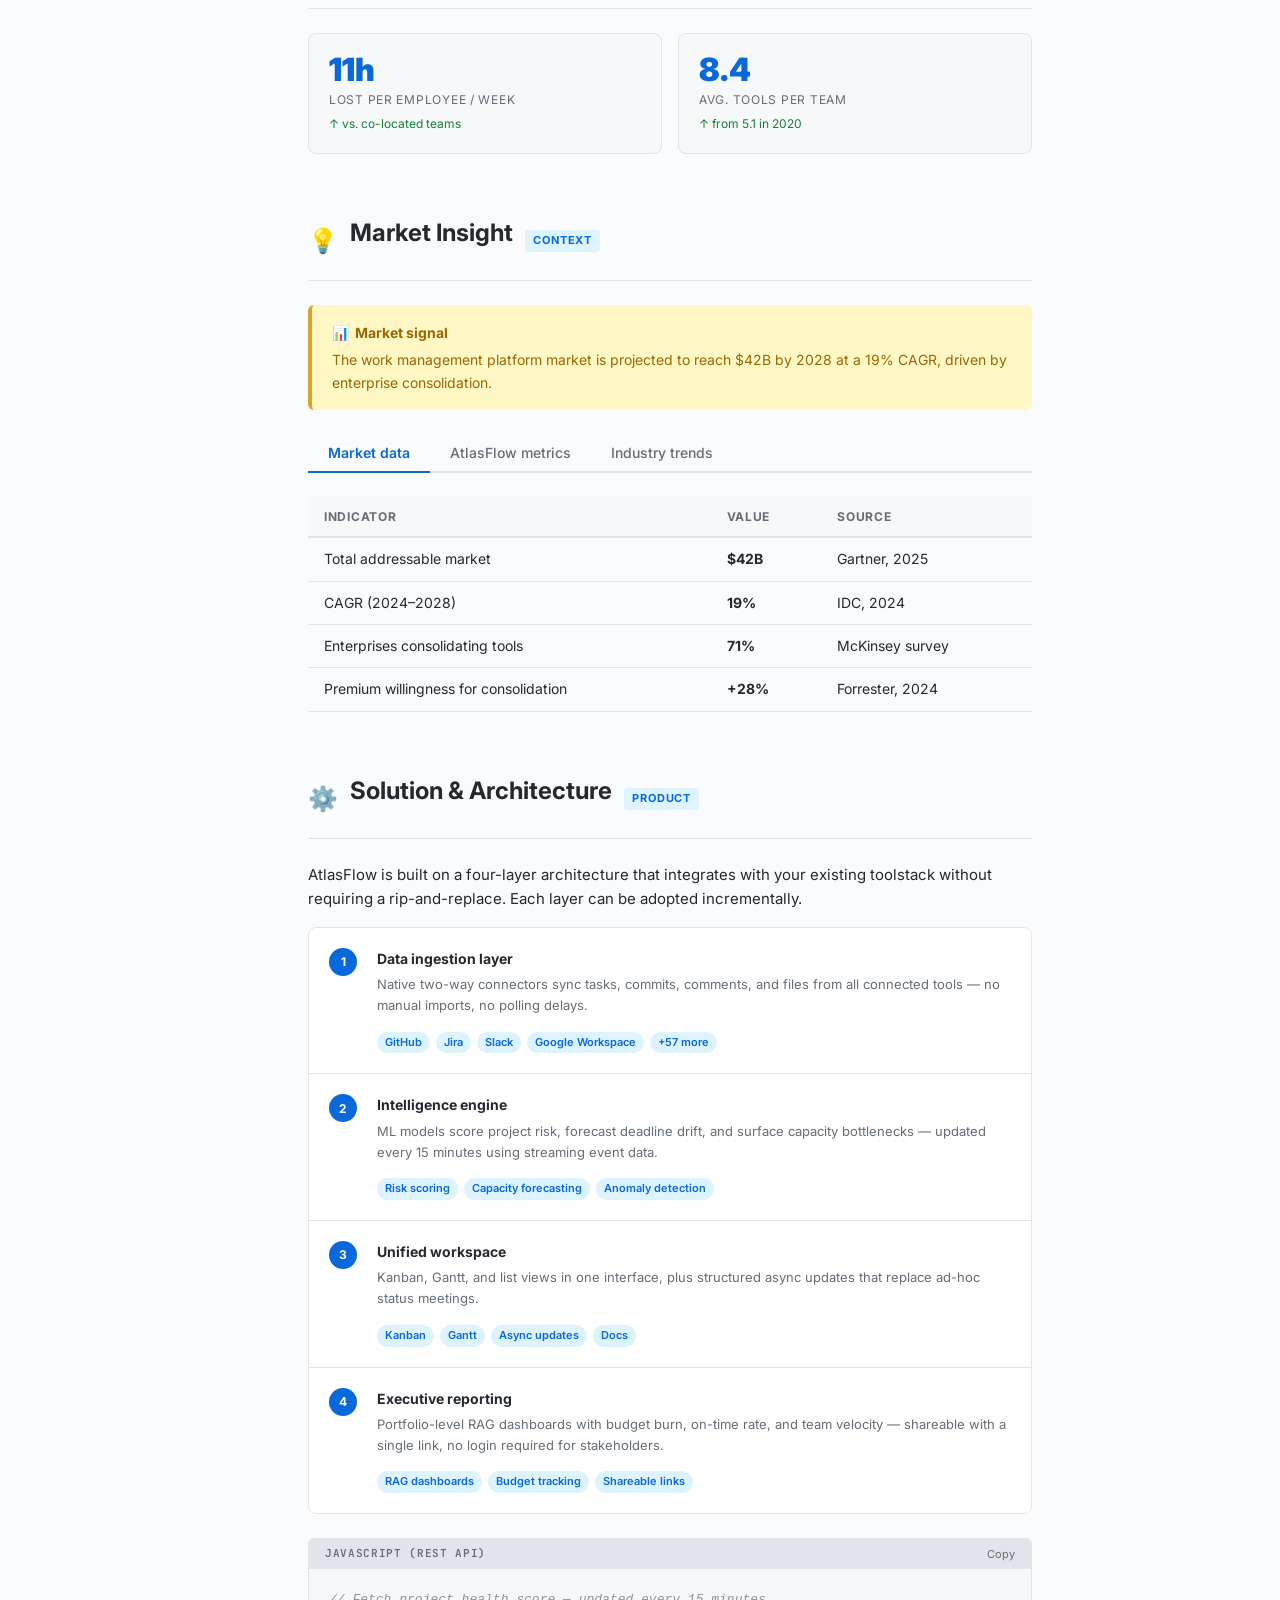
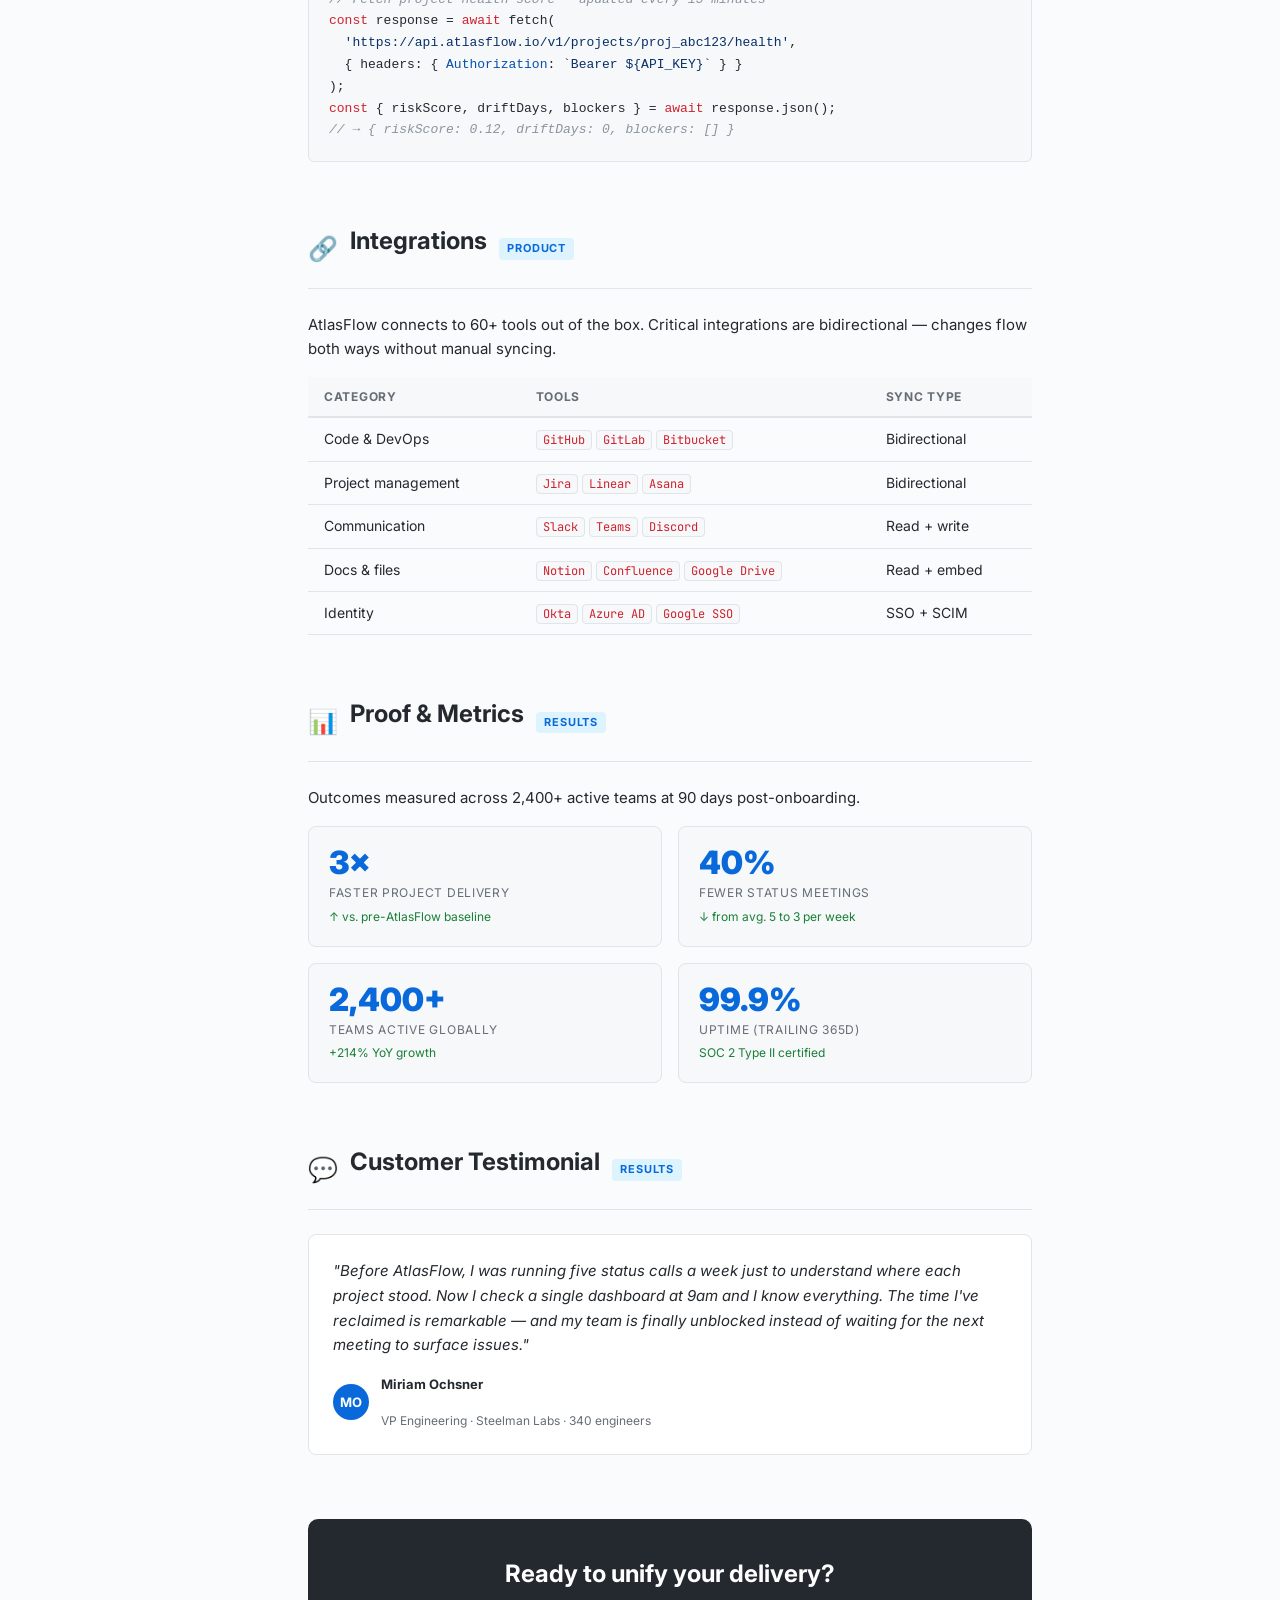
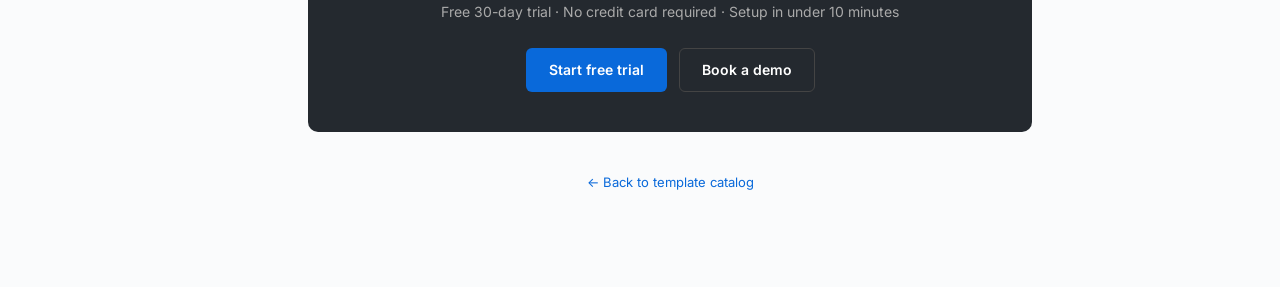
<file: templates/03-interactive-manual.html>
<!DOCTYPE html>
<html lang="en">
<head>
  <meta charset="UTF-8" />
  <meta name="viewport" content="width=device-width, initial-scale=1.0" />
  <meta name="description" content="AtlasFlow — Interactive Manual. Documentation-style technical presentation with sidebar navigation and tabbed panels." />
  <title>AtlasFlow · Interactive Manual</title>
  <link rel="preconnect" href="https://fonts.googleapis.com" />
  <link rel="preconnect" href="https://fonts.gstatic.com" crossorigin />
  <link href="https://fonts.googleapis.com/css2?family=Inter:wght@400;500;600;700;900&family=JetBrains+Mono:wght@400;600&display=swap" rel="stylesheet" />
  <link rel="stylesheet" href="../css/tokens.css" />
  <style>
    /* ============================================================
       Template 03 — Interactive Manual
       Docs-style · sticky sidebar · tabs · monospace accents
       ============================================================ */

    :root {
      --doc-bg:       #FAFBFC;
      --doc-sidebar:  #F3F4F8;
      --doc-border:   #E1E4E8;
      --doc-text:     #24292F;
      --doc-muted:    #656D76;
      --doc-blue:     #0969DA;
      --doc-blue-bg:  #DDF4FF;
      --doc-green:    #1A7F37;
      --doc-green-bg: #DCFFE4;
      --doc-amber:    #9A6700;
      --doc-amber-bg: #FFF8C5;
      --doc-red:      #CF222E;
      --doc-red-bg:   #FFEBE9;
      --doc-code-bg:  #F6F8FA;
      --doc-nav-w:    260px;
    }

    *, *::before, *::after { box-sizing: border-box; margin: 0; padding: 0; }
    html { scroll-behavior: smooth; }
    body {
      background: var(--doc-bg);
      color: var(--doc-text);
      font-family: var(--af-font-sans);
      font-size: 15px;
      line-height: 1.6;
    }
    a { color: var(--doc-blue); }
    a:hover { text-decoration: underline; }
    :focus-visible { outline: 2px solid var(--doc-blue); outline-offset: 2px; border-radius: 3px; }

    /* ---- Back link ---- */
    .back-link {
      position: fixed; top: 14px; right: 16px; z-index: 300;
      background: var(--doc-text);
      color: #fff;
      padding: 6px 14px;
      border-radius: 6px;
      font-size: 12px; font-weight: 600;
      letter-spacing: .04em;
      text-decoration: none;
      transition: background 150ms;
    }
    .back-link:hover { background: var(--doc-blue); }

    /* ==============================
       TOP BAR
       ============================== */
    .doc-topbar {
      position: fixed; top: 0; left: 0; right: 0; z-index: 200;
      height: 56px;
      background: var(--doc-text);
      display: flex; align-items: center;
      padding: 0 var(--af-space-6);
      gap: var(--af-space-4);
      border-bottom: 1px solid #333;
    }
    .doc-topbar__logo {
      display: flex; align-items: center; gap: 10px;
      color: #fff; font-weight: 700; font-size: 15px;
      text-decoration: none;
    }
    .doc-topbar__logo-icon {
      width: 24px; height: 24px;
      background: var(--doc-blue);
      border-radius: 5px;
      display: flex; align-items: center; justify-content: center;
      font-size: 11px; font-weight: 900; color: #fff;
    }
    .doc-topbar__sep {
      color: #555; font-size: 20px; font-weight: 200;
    }
    .doc-topbar__section {
      color: #aaa; font-size: 14px;
    }
    .doc-topbar__version {
      margin-left: auto;
      background: #333;
      color: #aaa;
      padding: 2px 10px;
      border-radius: 999px;
      font-size: 12px;
      font-family: var(--af-font-mono);
    }

    /* ==============================
       LAYOUT
       ============================== */
    .doc-layout {
      display: flex;
      margin-top: 56px;
      min-height: calc(100vh - 56px);
    }

    /* ---- Sidebar ---- */
    .doc-sidebar {
      width: var(--doc-nav-w);
      flex-shrink: 0;
      background: var(--doc-sidebar);
      border-right: 1px solid var(--doc-border);
      position: sticky;
      top: 56px;
      height: calc(100vh - 56px);
      overflow-y: auto;
      padding: var(--af-space-6) 0;
    }
    .doc-nav-section {
      margin-bottom: var(--af-space-2);
    }
    .doc-nav-section__title {
      padding: var(--af-space-2) var(--af-space-5);
      font-size: 11px;
      font-weight: 700;
      text-transform: uppercase;
      letter-spacing: .08em;
      color: var(--doc-muted);
      margin-bottom: var(--af-space-1);
    }
    .doc-nav-link {
      display: block;
      padding: 6px var(--af-space-5);
      font-size: 14px;
      color: var(--doc-text);
      text-decoration: none;
      border-left: 3px solid transparent;
      transition: all 150ms;
    }
    .doc-nav-link:hover {
      background: var(--doc-border);
      text-decoration: none;
    }
    .doc-nav-link.active {
      border-left-color: var(--doc-blue);
      color: var(--doc-blue);
      background: var(--doc-blue-bg);
      font-weight: 600;
    }

    /* ---- Main content ---- */
    .doc-content {
      flex: 1;
      max-width: 820px;
      padding: var(--af-space-10) var(--af-space-12);
    }

    /* ==============================
       SECTION STYLES
       ============================== */
    .doc-section {
      margin-bottom: var(--af-space-16);
      scroll-margin-top: 80px;
    }

    .doc-section-header {
      display: flex; align-items: center; gap: var(--af-space-3);
      margin-bottom: var(--af-space-6);
      padding-bottom: var(--af-space-4);
      border-bottom: 1px solid var(--doc-border);
    }
    .doc-section-icon {
      font-size: 1.5rem;
    }
    .doc-section-tag {
      font-size: 11px; font-weight: 700;
      text-transform: uppercase; letter-spacing: .08em;
      background: var(--doc-blue-bg);
      color: var(--doc-blue);
      padding: 2px 8px;
      border-radius: 4px;
    }

    h1, h2, h3, h4 {
      font-weight: 700;
      line-height: 1.25;
      margin-bottom: var(--af-space-4);
    }
    h1 { font-size: 2rem; }
    h2 { font-size: 1.5rem; }
    h3 { font-size: 1.15rem; }
    h4 { font-size: 1rem; color: var(--doc-muted); }

    p { margin-bottom: var(--af-space-4); }
    p:last-child { margin-bottom: 0; }

    /* ---- Callout boxes ---- */
    .callout {
      padding: var(--af-space-4) var(--af-space-5);
      border-radius: 6px;
      border-left: 4px solid;
      margin-bottom: var(--af-space-6);
      font-size: 14px;
      line-height: 1.65;
    }
    .callout--info {
      background: var(--doc-blue-bg);
      border-color: var(--doc-blue);
      color: #0550AE;
    }
    .callout--success {
      background: var(--doc-green-bg);
      border-color: var(--doc-green);
      color: var(--doc-green);
    }
    .callout--warning {
      background: var(--doc-amber-bg);
      border-color: #D4A72C;
      color: var(--doc-amber);
    }
    .callout--danger {
      background: var(--doc-red-bg);
      border-color: var(--doc-red);
      color: var(--doc-red);
    }
    .callout__title {
      font-weight: 700; margin-bottom: 4px;
      display: flex; align-items: center; gap: 6px;
    }

    /* ---- Code blocks ---- */
    .code-block {
      background: var(--doc-code-bg);
      border: 1px solid var(--doc-border);
      border-radius: 6px;
      overflow: hidden;
      margin-bottom: var(--af-space-6);
      font-size: 13px;
    }
    .code-block__header {
      background: var(--doc-border);
      padding: 6px 16px;
      display: flex; justify-content: space-between; align-items: center;
    }
    .code-block__lang {
      font-family: var(--af-font-mono);
      font-size: 11px; font-weight: 600;
      color: var(--doc-muted);
      text-transform: uppercase; letter-spacing: .06em;
    }
    .code-block__copy {
      font-size: 11px; color: var(--doc-muted); cursor: pointer;
      background: none; border: none; font-family: inherit;
      transition: color 150ms;
    }
    .code-block__copy:hover { color: var(--doc-blue); }
    .code-block pre {
      padding: var(--af-space-5);
      overflow-x: auto;
      font-family: var(--af-font-mono);
      line-height: 1.6;
      color: var(--doc-text);
    }
    .token-keyword { color: #CF222E; }
    .token-string  { color: #0A3069; }
    .token-comment { color: #8B949E; font-style: italic; }
    .token-prop    { color: #0550AE; }

    /* ---- Tables ---- */
    .doc-table {
      width: 100%;
      border-collapse: collapse;
      font-size: 14px;
      margin-bottom: var(--af-space-6);
    }
    .doc-table th {
      background: var(--doc-code-bg);
      padding: 10px 16px;
      text-align: left;
      font-size: 12px;
      font-weight: 700;
      text-transform: uppercase;
      letter-spacing: .06em;
      color: var(--doc-muted);
      border-bottom: 2px solid var(--doc-border);
    }
    .doc-table td {
      padding: 10px 16px;
      border-bottom: 1px solid var(--doc-border);
      vertical-align: top;
    }
    .doc-table tr:hover td { background: var(--doc-sidebar); }
    .doc-table code {
      background: var(--doc-code-bg);
      border: 1px solid var(--doc-border);
      border-radius: 4px;
      padding: 1px 6px;
      font-family: var(--af-font-mono);
      font-size: 12px;
      color: var(--doc-red);
    }

    /* ---- Tabs ---- */
    .tab-bar {
      display: flex;
      border-bottom: 2px solid var(--doc-border);
      margin-bottom: var(--af-space-6);
      gap: 0;
    }
    .tab-btn {
      padding: 10px 20px;
      font-size: 14px; font-weight: 500;
      color: var(--doc-muted);
      background: none;
      border: none; border-bottom: 2px solid transparent;
      margin-bottom: -2px;
      cursor: pointer;
      transition: all 150ms;
      font-family: inherit;
    }
    .tab-btn:hover { color: var(--doc-text); }
    .tab-btn.active {
      color: var(--doc-blue);
      border-bottom-color: var(--doc-blue);
      font-weight: 600;
    }
    .tab-panel { display: none; }
    .tab-panel.active { display: block; }

    /* ---- Metric cards ---- */
    .metric-grid {
      display: grid;
      grid-template-columns: repeat(2, 1fr);
      gap: var(--af-space-4);
      margin-bottom: var(--af-space-6);
    }
    .metric-card {
      background: var(--doc-code-bg);
      border: 1px solid var(--doc-border);
      border-radius: 8px;
      padding: var(--af-space-5);
    }
    .metric-card__value {
      font-size: 2rem; font-weight: 900;
      color: var(--doc-blue); line-height: 1;
      margin-bottom: 4px;
    }
    .metric-card__label {
      font-size: 12px; color: var(--doc-muted);
      text-transform: uppercase; letter-spacing: .06em;
    }
    .metric-card__sub {
      font-size: 12px; color: var(--doc-green);
      margin-top: 4px;
    }

    /* ---- Arch steps ---- */
    .arch-steps {
      display: flex;
      flex-direction: column;
      gap: 0;
      border: 1px solid var(--doc-border);
      border-radius: 8px;
      overflow: hidden;
      margin-bottom: var(--af-space-6);
    }
    .arch-step {
      display: flex;
      gap: var(--af-space-5);
      align-items: flex-start;
      padding: var(--af-space-5);
      border-bottom: 1px solid var(--doc-border);
      background: var(--af-white);
      transition: background 150ms;
    }
    .arch-step:last-child { border-bottom: none; }
    .arch-step:hover { background: var(--doc-sidebar); }
    .arch-step__num {
      width: 28px; height: 28px;
      background: var(--doc-blue);
      color: #fff;
      border-radius: 50%;
      display: flex; align-items: center; justify-content: center;
      font-size: 12px; font-weight: 700; flex-shrink: 0;
    }
    .arch-step__title {
      font-weight: 700; font-size: 14px;
      margin-bottom: 4px;
    }
    .arch-step__body {
      font-size: 13px; color: var(--doc-muted); line-height: 1.6;
    }
    .arch-step__badges {
      display: flex; flex-wrap: wrap; gap: 6px; margin-top: 8px;
    }
    .arch-step__badge {
      font-size: 11px; font-weight: 600;
      background: var(--doc-blue-bg);
      color: var(--doc-blue);
      padding: 2px 8px; border-radius: 999px;
    }

    /* ---- CTA ---- */
    .doc-cta {
      background: var(--doc-text);
      color: #fff;
      border-radius: 10px;
      padding: var(--af-space-10);
      text-align: center;
      margin-bottom: var(--af-space-10);
    }
    .doc-cta h2 { color: #fff; margin-bottom: var(--af-space-3); }
    .doc-cta p { color: #aaa; margin-bottom: var(--af-space-6); font-size: 14px; }
    .doc-cta__btns { display: flex; gap: 12px; justify-content: center; flex-wrap: wrap; }
    .doc-btn {
      display: inline-flex; align-items: center; gap: 6px;
      padding: 10px 22px;
      border-radius: 6px;
      font-size: 14px; font-weight: 600;
      cursor: pointer; text-decoration: none;
      transition: all 150ms;
      border: 1px solid transparent;
    }
    .doc-btn--primary { background: var(--doc-blue); color: #fff; }
    .doc-btn--primary:hover { background: #0550AE; }
    .doc-btn--outline { background: transparent; color: #fff; border-color: #444; }
    .doc-btn--outline:hover { border-color: #fff; }

    /* ---- Testimonial ---- */
    .doc-testimonial {
      border: 1px solid var(--doc-border);
      border-radius: 8px;
      padding: var(--af-space-6);
      margin-bottom: var(--af-space-6);
      background: var(--af-white);
    }
    .doc-testimonial__text {
      font-size: 15px; font-style: italic; color: var(--doc-text);
      line-height: 1.65; margin-bottom: var(--af-space-4);
    }
    .doc-testimonial__author {
      display: flex; align-items: center; gap: var(--af-space-3);
    }
    .doc-testimonial__avatar {
      width: 36px; height: 36px;
      background: var(--doc-blue);
      border-radius: 50%;
      display: flex; align-items: center; justify-content: center;
      color: #fff; font-weight: 700; font-size: 13px; flex-shrink: 0;
    }
    .doc-testimonial__name { font-size: 13px; font-weight: 700; }
    .doc-testimonial__role { font-size: 12px; color: var(--doc-muted); }

    /* ---- Feature list ---- */
    .feature-list {
      list-style: none;
      display: flex; flex-direction: column; gap: var(--af-space-3);
      margin-bottom: var(--af-space-6);
    }
    .feature-list li {
      display: flex; align-items: flex-start; gap: var(--af-space-3);
      font-size: 14px;
    }
    .feature-list li::before {
      content: '✓';
      flex-shrink: 0;
      width: 18px; height: 18px;
      background: var(--doc-green);
      color: #fff;
      border-radius: 50%;
      display: flex; align-items: center; justify-content: center;
      font-size: 10px; font-weight: 700;
      margin-top: 1px;
    }

    /* Responsive */
    @media (max-width: 768px) {
      .doc-sidebar { display: none; }
      .doc-content { padding: var(--af-space-6) var(--af-space-4); }
      .metric-grid { grid-template-columns: 1fr; }
    }
  </style>
</head>
<body>
  <a class="skip-link" href="#main-content">Skip to main content</a>
  <a class="back-link no-print" href="../index.html">← Catalog</a>

  <!-- Top bar -->
  <div class="doc-topbar" role="banner">
    <a href="../index.html" class="doc-topbar__logo" aria-label="AtlasFlow home">
      <span class="doc-topbar__logo-icon" aria-hidden="true">AF</span>
      AtlasFlow
    </a>
    <span class="doc-topbar__sep" aria-hidden="true">/</span>
    <span class="doc-topbar__section">Product Overview</span>
    <span class="doc-topbar__version" aria-label="Version 3.2">v3.2</span>
  </div>

  <div class="doc-layout">

    <!-- Sidebar navigation -->
    <nav class="doc-sidebar" aria-label="Section navigation">
      <div class="doc-nav-section">
        <p class="doc-nav-section__title">Introduction</p>
        <a href="#hero" class="doc-nav-link active">Overview</a>
        <a href="#exec" class="doc-nav-link">Executive Summary</a>
      </div>
      <div class="doc-nav-section">
        <p class="doc-nav-section__title">Context</p>
        <a href="#problem" class="doc-nav-link">The Problem</a>
        <a href="#insight" class="doc-nav-link">Market Insight</a>
      </div>
      <div class="doc-nav-section">
        <p class="doc-nav-section__title">Product</p>
        <a href="#solution" class="doc-nav-link">Solution &amp; Architecture</a>
        <a href="#integrations" class="doc-nav-link">Integrations</a>
      </div>
      <div class="doc-nav-section">
        <p class="doc-nav-section__title">Results</p>
        <a href="#proof" class="doc-nav-link">Proof &amp; Metrics</a>
        <a href="#testimonial" class="doc-nav-link">Testimonial</a>
      </div>
      <div class="doc-nav-section">
        <p class="doc-nav-section__title">Next Steps</p>
        <a href="#cta" class="doc-nav-link">Get Started</a>
      </div>
    </nav>

    <!-- Main content -->
    <main id="main-content" class="doc-content">

      <!-- ==================== HERO ==================== -->
      <section id="hero" class="doc-section" aria-labelledby="hero-heading">
        <div class="doc-section-header">
          <span class="doc-section-icon" aria-hidden="true">🗺️</span>
          <h1 id="hero-heading">AtlasFlow</h1>
          <span class="doc-section-tag">Overview</span>
        </div>

        <div class="callout callout--info">
          <p class="callout__title"><span aria-hidden="true">ℹ️</span> What is AtlasFlow?</p>
          <p>
            AtlasFlow is a unified project intelligence platform for distributed teams. It replaces
            fragmented toolstacks with a single workspace offering real-time visibility, structured
            async collaboration, and AI-assisted risk management.
          </p>
        </div>

        <p>
          The modern enterprise runs on distributed talent — engineers in Berlin, designers in São Paulo,
          product managers in Toronto. But the toolstack hasn't kept pace: five or more disconnected
          platforms, status updates buried in Slack threads, and leadership flying blind until a
          deadline has already slipped.
        </p>
        <p>
          AtlasFlow is the operating system for distributed delivery. One workspace. Every team.
          Zero chaos.
        </p>

        <div class="code-block" role="region" aria-label="Quick start command">
          <div class="code-block__header">
            <span class="code-block__lang">bash</span>
            <button class="code-block__copy" aria-label="Copy code to clipboard" onclick="navigator.clipboard && navigator.clipboard.writeText('npm install -g @atlasflow/cli && atlasflow init').then(() => this.textContent = 'Copied!').catch(() => {})">Copy</button>
          </div>
          <pre><code><span class="token-comment"># Quick start — connect your first project in under 10 minutes</span>
<span class="token-keyword">npm</span> install -g @atlasflow/cli
atlasflow init <span class="token-string">--workspace="my-team"</span> <span class="token-prop">--connect=github,jira,slack</span></code></pre>
        </div>
      </section>

      <!-- ==================== EXEC SUMMARY ==================== -->
      <section id="exec" class="doc-section" aria-labelledby="exec-heading">
        <div class="doc-section-header">
          <span class="doc-section-icon" aria-hidden="true">📋</span>
          <h2 id="exec-heading">Executive Summary</h2>
          <span class="doc-section-tag">Summary</span>
        </div>

        <p>
          Distributed teams are losing <strong>11 hours per employee per week</strong> to tool
          fragmentation and invisible project status. AtlasFlow closes the gap with a single
          intelligent workspace that unifies planning, async communication, and executive reporting.
        </p>

        <div class="callout callout--success">
          <p class="callout__title"><span aria-hidden="true">✅</span> Key outcome</p>
          <p>
            Teams that adopt AtlasFlow report a <strong>3× improvement in on-time project delivery</strong>
            and a <strong>40% reduction in weekly status meetings</strong> within 90 days — measured
            across 2,400+ active teams.
          </p>
        </div>

        <p>
          AtlasFlow is mature enough for enterprise security and compliance requirements (SOC 2 Type II,
          SSO, SCIM, audit logs), yet agile enough for fast-moving startup delivery velocity.
          It integrates with the 60+ tools your teams already use — no rip-and-replace.
        </p>
      </section>

      <!-- ==================== PROBLEM ==================== -->
      <section id="problem" class="doc-section" aria-labelledby="problem-heading">
        <div class="doc-section-header">
          <span class="doc-section-icon" aria-hidden="true">⚠️</span>
          <h2 id="problem-heading">The Problem</h2>
          <span class="doc-section-tag">Context</span>
        </div>

        <div class="callout callout--danger">
          <p class="callout__title"><span aria-hidden="true">🚨</span> Critical finding</p>
          <p>63% of project managers report learning about blockers only after deadlines have already slipped.</p>
        </div>

        <h3>Three systemic failures</h3>

        <table class="doc-table" aria-label="Problem analysis table">
          <thead>
            <tr>
              <th>Problem</th>
              <th>Root cause</th>
              <th>Business impact</th>
            </tr>
          </thead>
          <tbody>
            <tr>
              <td><strong>Fragmented toolstacks</strong></td>
              <td>Teams adopt best-of-breed tools without an integration layer</td>
              <td>8.4 average tools per team; constant context-switching</td>
            </tr>
            <tr>
              <td><strong>Invisible progress</strong></td>
              <td>Status data lives in siloed spreadsheets and infrequent meetings</td>
              <td>63% of blockers discovered after deadlines slip</td>
            </tr>
            <tr>
              <td><strong>Async communication debt</strong></td>
              <td>Decisions buried in chat threads; tribal knowledge at risk</td>
              <td>11h lost per employee per week; knowledge lost on churn</td>
            </tr>
          </tbody>
        </table>

        <div class="metric-grid" role="list" aria-label="Problem metrics">
          <div class="metric-card" role="listitem">
            <div class="metric-card__value">11h</div>
            <div class="metric-card__label">Lost per employee / week</div>
            <div class="metric-card__sub">↑ vs. co-located teams</div>
          </div>
          <div class="metric-card" role="listitem">
            <div class="metric-card__value">8.4</div>
            <div class="metric-card__label">Avg. tools per team</div>
            <div class="metric-card__sub">↑ from 5.1 in 2020</div>
          </div>
        </div>
      </section>

      <!-- ==================== INSIGHT ==================== -->
      <section id="insight" class="doc-section" aria-labelledby="insight-heading">
        <div class="doc-section-header">
          <span class="doc-section-icon" aria-hidden="true">💡</span>
          <h2 id="insight-heading">Market Insight</h2>
          <span class="doc-section-tag">Context</span>
        </div>

        <div class="callout callout--warning">
          <p class="callout__title"><span aria-hidden="true">📊</span> Market signal</p>
          <p>The work management platform market is projected to reach $42B by 2028 at a 19% CAGR, driven by enterprise consolidation.</p>
        </div>

        <!-- Tabs -->
        <div role="tablist" aria-label="Insight data views">
          <div class="tab-bar">
            <button class="tab-btn active" role="tab" aria-selected="true" aria-controls="tab-market" id="tab-market-btn" onclick="switchTab(event,'tab-market')">Market data</button>
            <button class="tab-btn" role="tab" aria-selected="false" aria-controls="tab-atlasflow" id="tab-atlasflow-btn" onclick="switchTab(event,'tab-atlasflow')">AtlasFlow metrics</button>
            <button class="tab-btn" role="tab" aria-selected="false" aria-controls="tab-trends" id="tab-trends-btn" onclick="switchTab(event,'tab-trends')">Industry trends</button>
          </div>
          <div id="tab-market" class="tab-panel active" role="tabpanel" aria-labelledby="tab-market-btn">
            <table class="doc-table" aria-label="Market data">
              <thead><tr><th>Indicator</th><th>Value</th><th>Source</th></tr></thead>
              <tbody>
                <tr><td>Total addressable market</td><td><strong>$42B</strong></td><td>Gartner, 2025</td></tr>
                <tr><td>CAGR (2024–2028)</td><td><strong>19%</strong></td><td>IDC, 2024</td></tr>
                <tr><td>Enterprises consolidating tools</td><td><strong>71%</strong></td><td>McKinsey survey</td></tr>
                <tr><td>Premium willingness for consolidation</td><td><strong>+28%</strong></td><td>Forrester, 2024</td></tr>
              </tbody>
            </table>
          </div>
          <div id="tab-atlasflow" class="tab-panel" role="tabpanel" aria-labelledby="tab-atlasflow-btn">
            <table class="doc-table" aria-label="AtlasFlow company metrics">
              <thead><tr><th>Metric</th><th>Value</th><th>Period</th></tr></thead>
              <tbody>
                <tr><td>Annual Recurring Revenue</td><td><strong>$18.4M</strong></td><td>Q1 2025</td></tr>
                <tr><td>YoY ARR growth</td><td><strong>+214%</strong></td><td>2023 → 2024</td></tr>
                <tr><td>Active teams</td><td><strong>2,400+</strong></td><td>March 2025</td></tr>
                <tr><td>Net Revenue Retention</td><td><strong>134%</strong></td><td>Trailing 12m</td></tr>
                <tr><td>Uptime SLA</td><td><strong>99.9%</strong></td><td>Last 365 days</td></tr>
              </tbody>
            </table>
          </div>
          <div id="tab-trends" class="tab-panel" role="tabpanel" aria-labelledby="tab-trends-btn">
            <ul class="feature-list">
              <li>Remote-first and hybrid work is permanent — 58% of knowledge workers are now primarily remote</li>
              <li>Enterprise buyers are consolidating: average tools per team peaked at 8.4 and buyers actively seek single-pane solutions</li>
              <li>AI-native features command a 22% pricing premium and drive 40% higher retention rates</li>
              <li>Security and compliance are table stakes: SOC 2 Type II is now required by 83% of enterprise procurement teams</li>
            </ul>
          </div>
        </div>
      </section>

      <!-- ==================== SOLUTION ==================== -->
      <section id="solution" class="doc-section" aria-labelledby="solution-heading">
        <div class="doc-section-header">
          <span class="doc-section-icon" aria-hidden="true">⚙️</span>
          <h2 id="solution-heading">Solution &amp; Architecture</h2>
          <span class="doc-section-tag">Product</span>
        </div>

        <p>
          AtlasFlow is built on a four-layer architecture that integrates with your existing
          toolstack without requiring a rip-and-replace. Each layer can be adopted incrementally.
        </p>

        <div class="arch-steps" role="list" aria-label="Architecture layers">
          <div class="arch-step" role="listitem">
            <div class="arch-step__num" aria-hidden="true">1</div>
            <div>
              <p class="arch-step__title">Data ingestion layer</p>
              <p class="arch-step__body">Native two-way connectors sync tasks, commits, comments, and files from all connected tools — no manual imports, no polling delays.</p>
              <div class="arch-step__badges"><span class="arch-step__badge">GitHub</span><span class="arch-step__badge">Jira</span><span class="arch-step__badge">Slack</span><span class="arch-step__badge">Google Workspace</span><span class="arch-step__badge">+57 more</span></div>
            </div>
          </div>
          <div class="arch-step" role="listitem">
            <div class="arch-step__num" aria-hidden="true">2</div>
            <div>
              <p class="arch-step__title">Intelligence engine</p>
              <p class="arch-step__body">ML models score project risk, forecast deadline drift, and surface capacity bottlenecks — updated every 15 minutes using streaming event data.</p>
              <div class="arch-step__badges"><span class="arch-step__badge">Risk scoring</span><span class="arch-step__badge">Capacity forecasting</span><span class="arch-step__badge">Anomaly detection</span></div>
            </div>
          </div>
          <div class="arch-step" role="listitem">
            <div class="arch-step__num" aria-hidden="true">3</div>
            <div>
              <p class="arch-step__title">Unified workspace</p>
              <p class="arch-step__body">Kanban, Gantt, and list views in one interface, plus structured async updates that replace ad-hoc status meetings.</p>
              <div class="arch-step__badges"><span class="arch-step__badge">Kanban</span><span class="arch-step__badge">Gantt</span><span class="arch-step__badge">Async updates</span><span class="arch-step__badge">Docs</span></div>
            </div>
          </div>
          <div class="arch-step" role="listitem">
            <div class="arch-step__num" aria-hidden="true">4</div>
            <div>
              <p class="arch-step__title">Executive reporting</p>
              <p class="arch-step__body">Portfolio-level RAG dashboards with budget burn, on-time rate, and team velocity — shareable with a single link, no login required for stakeholders.</p>
              <div class="arch-step__badges"><span class="arch-step__badge">RAG dashboards</span><span class="arch-step__badge">Budget tracking</span><span class="arch-step__badge">Shareable links</span></div>
            </div>
          </div>
        </div>

        <div class="code-block" role="region" aria-label="REST API example">
          <div class="code-block__header">
            <span class="code-block__lang">JavaScript (REST API)</span>
            <button class="code-block__copy" aria-label="Copy code" onclick="navigator.clipboard && navigator.clipboard.writeText('GET /v1/projects/{id}/health').then(() => this.textContent = 'Copied!').catch(()=>{})">Copy</button>
          </div>
          <pre><code><span class="token-comment">// Fetch project health score — updated every 15 minutes</span>
<span class="token-keyword">const</span> response = <span class="token-keyword">await</span> fetch(
  <span class="token-string">'https://api.atlasflow.io/v1/projects/proj_abc123/health'</span>,
  { headers: { <span class="token-prop">Authorization</span>: <span class="token-string">`Bearer ${API_KEY}`</span> } }
);
<span class="token-keyword">const</span> { riskScore, driftDays, blockers } = <span class="token-keyword">await</span> response.json();
<span class="token-comment">// → { riskScore: 0.12, driftDays: 0, blockers: [] }</span></code></pre>
        </div>
      </section>

      <!-- ==================== INTEGRATIONS ==================== -->
      <section id="integrations" class="doc-section" aria-labelledby="integrations-heading">
        <div class="doc-section-header">
          <span class="doc-section-icon" aria-hidden="true">🔗</span>
          <h2 id="integrations-heading">Integrations</h2>
          <span class="doc-section-tag">Product</span>
        </div>
        <p>AtlasFlow connects to 60+ tools out of the box. Critical integrations are bidirectional — changes flow both ways without manual syncing.</p>
        <table class="doc-table" aria-label="Integration details">
          <thead>
            <tr><th>Category</th><th>Tools</th><th>Sync type</th></tr>
          </thead>
          <tbody>
            <tr><td>Code &amp; DevOps</td><td><code>GitHub</code> <code>GitLab</code> <code>Bitbucket</code></td><td>Bidirectional</td></tr>
            <tr><td>Project management</td><td><code>Jira</code> <code>Linear</code> <code>Asana</code></td><td>Bidirectional</td></tr>
            <tr><td>Communication</td><td><code>Slack</code> <code>Teams</code> <code>Discord</code></td><td>Read + write</td></tr>
            <tr><td>Docs &amp; files</td><td><code>Notion</code> <code>Confluence</code> <code>Google Drive</code></td><td>Read + embed</td></tr>
            <tr><td>Identity</td><td><code>Okta</code> <code>Azure AD</code> <code>Google SSO</code></td><td>SSO + SCIM</td></tr>
          </tbody>
        </table>
      </section>

      <!-- ==================== PROOF ==================== -->
      <section id="proof" class="doc-section" aria-labelledby="proof-heading">
        <div class="doc-section-header">
          <span class="doc-section-icon" aria-hidden="true">📊</span>
          <h2 id="proof-heading">Proof &amp; Metrics</h2>
          <span class="doc-section-tag">Results</span>
        </div>
        <p>Outcomes measured across 2,400+ active teams at 90 days post-onboarding.</p>
        <div class="metric-grid" role="list" aria-label="Outcome metrics">
          <div class="metric-card" role="listitem">
            <div class="metric-card__value">3×</div>
            <div class="metric-card__label">Faster project delivery</div>
            <div class="metric-card__sub">↑ vs. pre-AtlasFlow baseline</div>
          </div>
          <div class="metric-card" role="listitem">
            <div class="metric-card__value">40%</div>
            <div class="metric-card__label">Fewer status meetings</div>
            <div class="metric-card__sub">↓ from avg. 5 to 3 per week</div>
          </div>
          <div class="metric-card" role="listitem">
            <div class="metric-card__value">2,400+</div>
            <div class="metric-card__label">Teams active globally</div>
            <div class="metric-card__sub">+214% YoY growth</div>
          </div>
          <div class="metric-card" role="listitem">
            <div class="metric-card__value">99.9%</div>
            <div class="metric-card__label">Uptime (trailing 365d)</div>
            <div class="metric-card__sub">SOC 2 Type II certified</div>
          </div>
        </div>
      </section>

      <!-- ==================== TESTIMONIAL ==================== -->
      <section id="testimonial" class="doc-section" aria-labelledby="testimonial-heading">
        <div class="doc-section-header">
          <span class="doc-section-icon" aria-hidden="true">💬</span>
          <h2 id="testimonial-heading">Customer Testimonial</h2>
          <span class="doc-section-tag">Results</span>
        </div>
        <figure class="doc-testimonial">
          <blockquote class="doc-testimonial__text">
            "Before AtlasFlow, I was running five status calls a week just to understand where each
            project stood. Now I check a single dashboard at 9am and I know everything. The time
            I've reclaimed is remarkable — and my team is finally unblocked instead of waiting for
            the next meeting to surface issues."
          </blockquote>
          <figcaption class="doc-testimonial__author">
            <div class="doc-testimonial__avatar" aria-hidden="true">MO</div>
            <div>
              <p class="doc-testimonial__name">Miriam Ochsner</p>
              <p class="doc-testimonial__role">VP Engineering · Steelman Labs · 340 engineers</p>
            </div>
          </figcaption>
        </figure>
      </section>

      <!-- ==================== CTA ==================== -->
      <section id="cta" class="doc-section" aria-labelledby="cta-heading">
        <div class="doc-cta">
          <h2 id="cta-heading">Ready to unify your delivery?</h2>
          <p>Free 30-day trial · No credit card required · Setup in under 10 minutes</p>
          <div class="doc-cta__btns">
            <a href="#" class="doc-btn doc-btn--primary">Start free trial</a>
            <a href="#" class="doc-btn doc-btn--outline">Book a demo</a>
          </div>
        </div>
        <p style="font-size:13px; color: var(--doc-muted); text-align:center;">
          <a href="../index.html">← Back to template catalog</a>
        </p>
      </section>

    </main>
  </div>

  <script>
    // Tab switching
    function switchTab(event, panelId) {
      const tabBar = event.target.closest('[role="tablist"]').querySelector('.tab-bar');
      const section = event.target.closest('.doc-section');

      tabBar.querySelectorAll('.tab-btn').forEach(btn => {
        btn.classList.remove('active');
        btn.setAttribute('aria-selected', 'false');
      });
      section.querySelectorAll('.tab-panel').forEach(panel => panel.classList.remove('active'));

      event.target.classList.add('active');
      event.target.setAttribute('aria-selected', 'true');
      section.querySelector('#' + panelId).classList.add('active');
    }

    // Active nav link on scroll
    const sections = document.querySelectorAll('.doc-section[id]');
    const navLinks = document.querySelectorAll('.doc-nav-link');
    const observer = new IntersectionObserver(entries => {
      entries.forEach(entry => {
        if (entry.isIntersecting) {
          navLinks.forEach(l => l.classList.remove('active'));
          const active = document.querySelector(`.doc-nav-link[href="#${entry.target.id}"]`);
          if (active) active.classList.add('active');
        }
      });
    }, { rootMargin: '-20% 0px -70% 0px' });
    sections.forEach(s => observer.observe(s));
  </script>
</body>
</html>
</file>
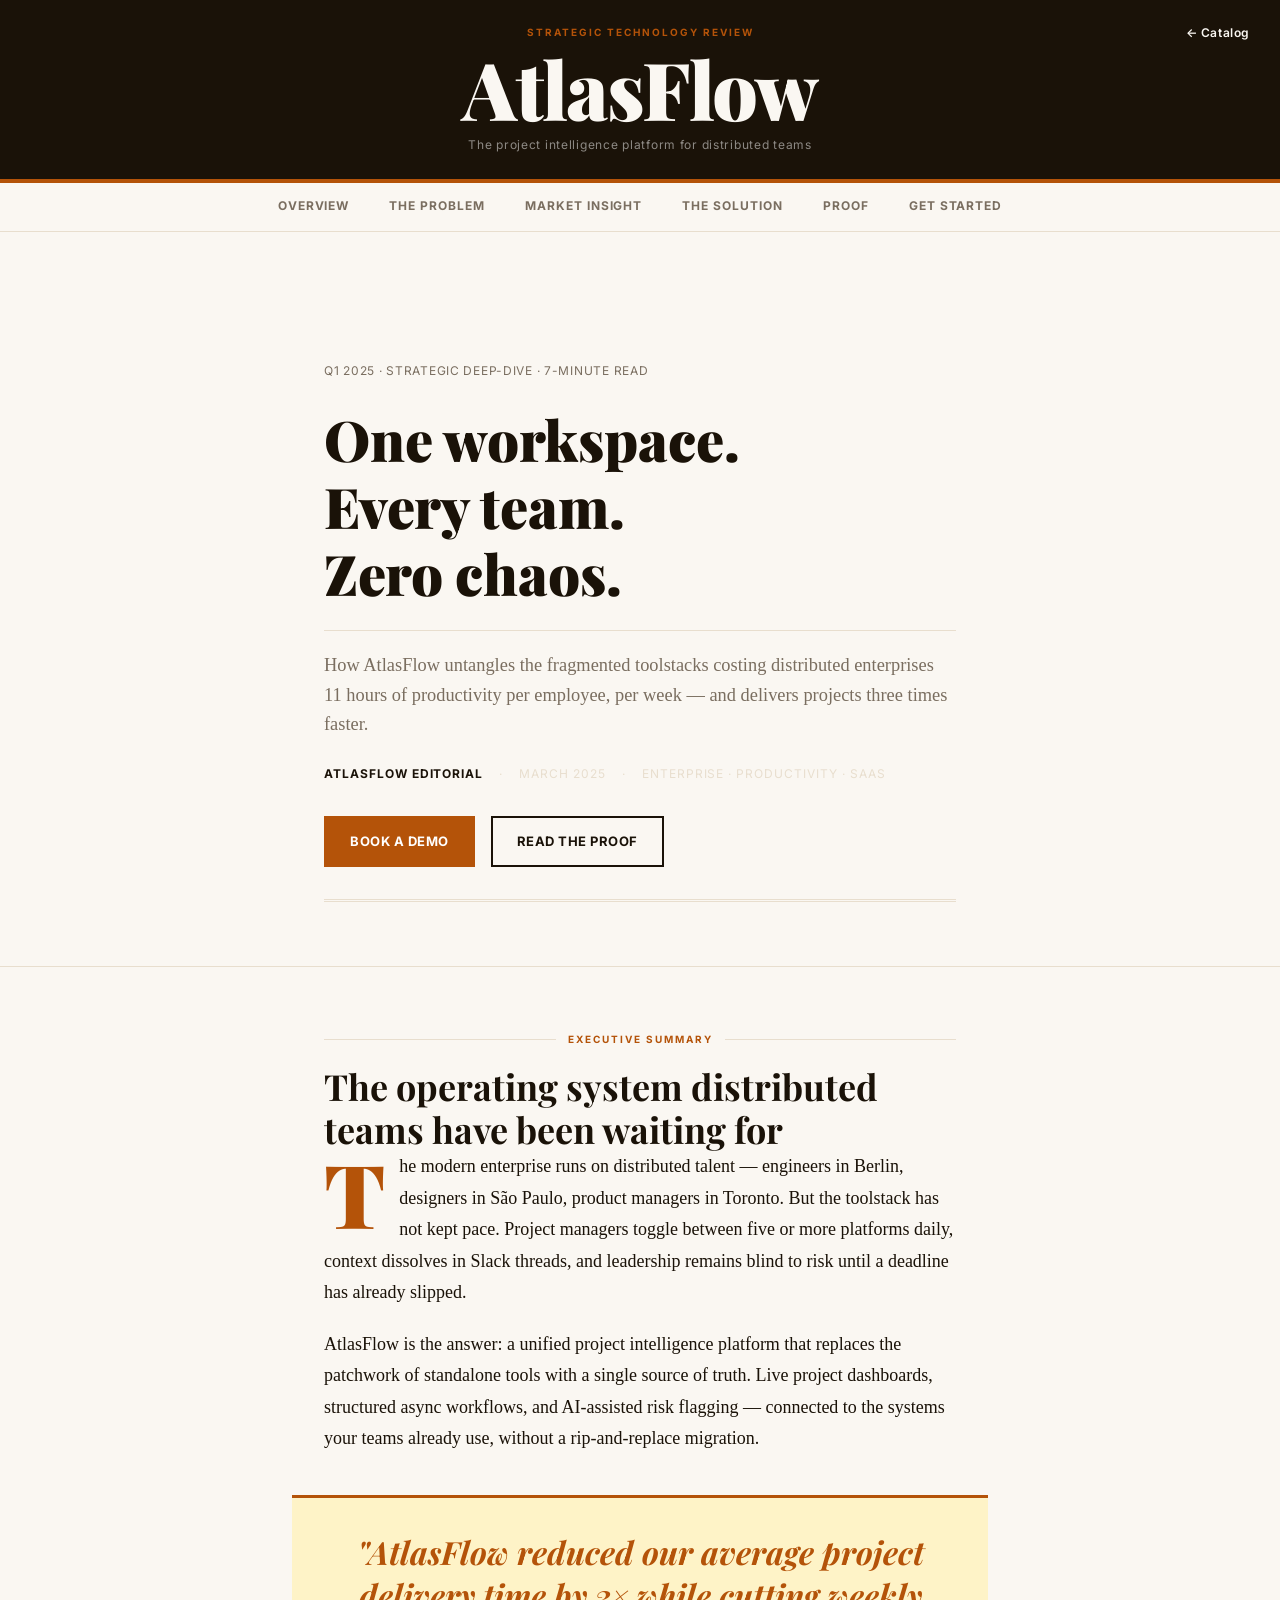
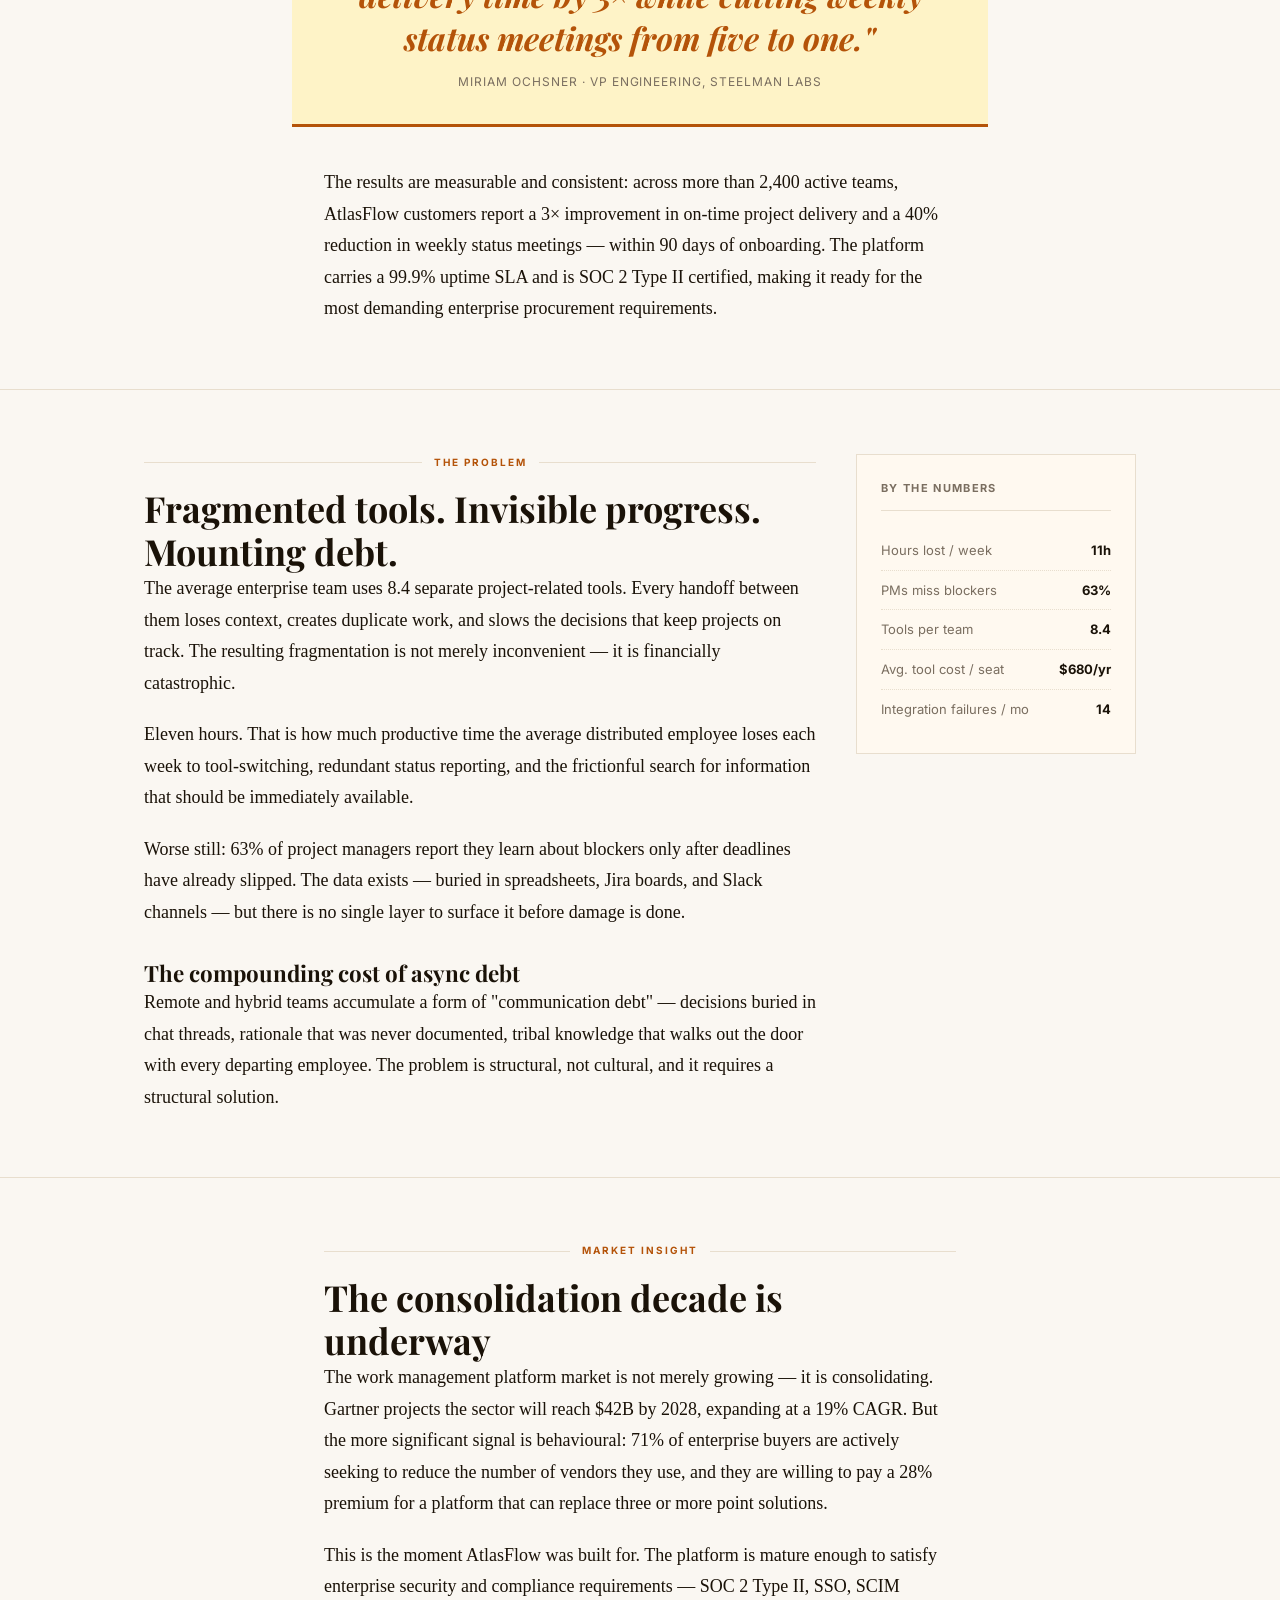
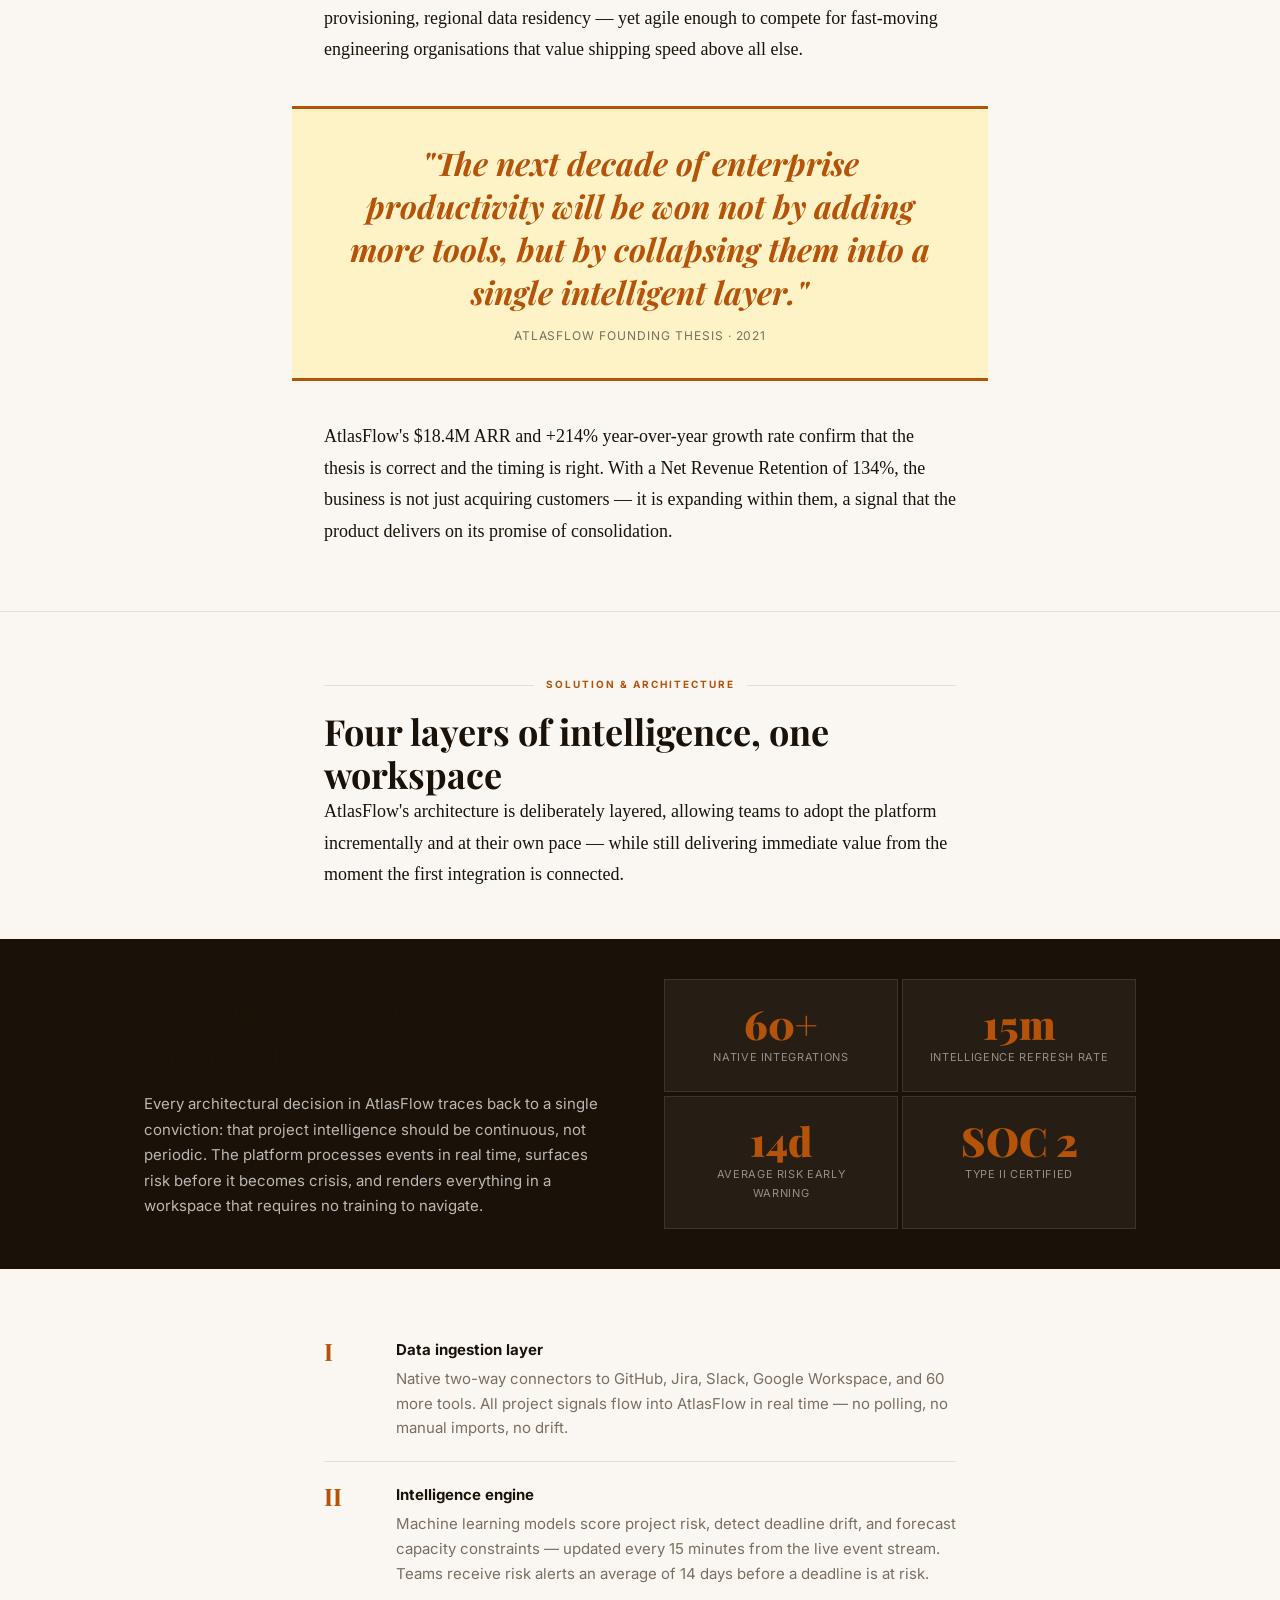
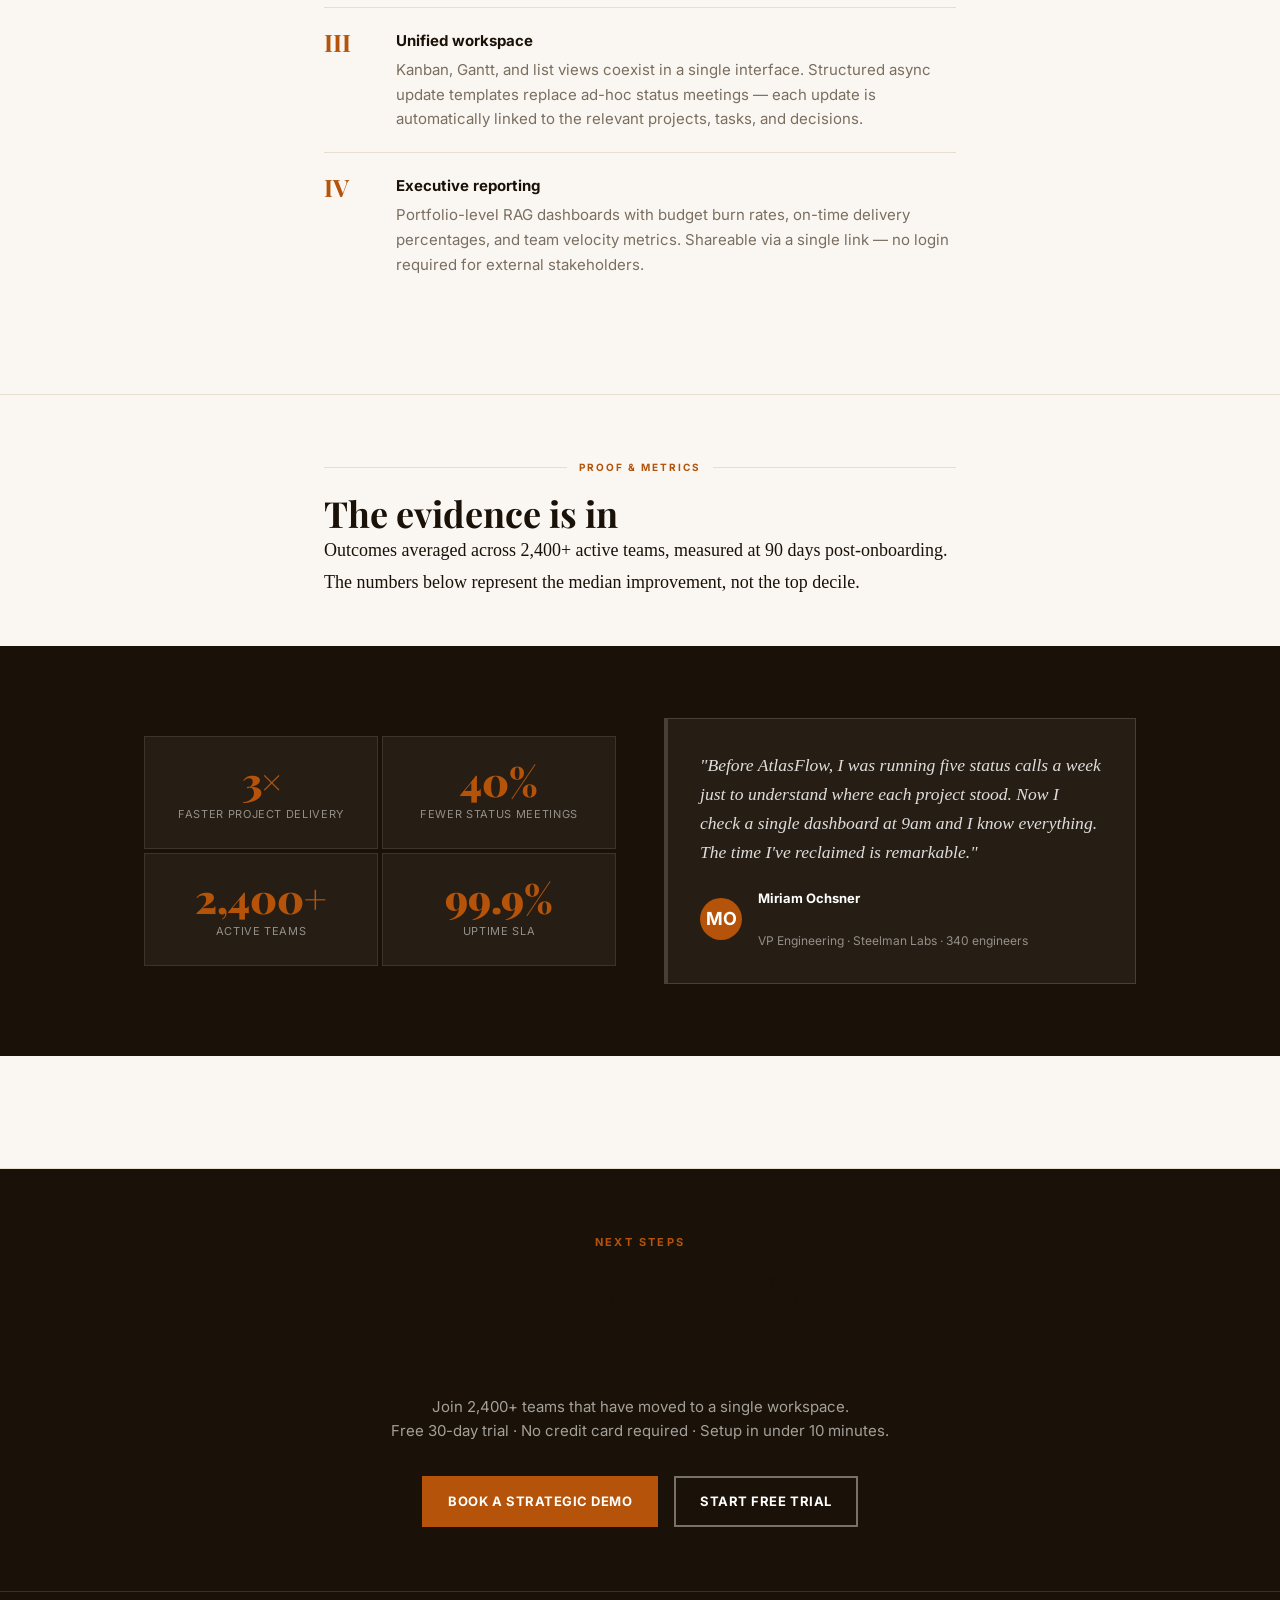
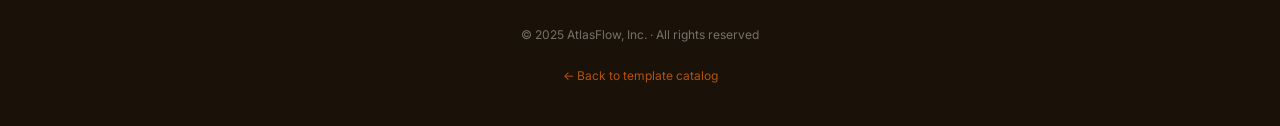
<file: templates/04-editorial-deep-dive.html>
<!DOCTYPE html>
<html lang="en">
<head>
  <meta charset="UTF-8" />
  <meta name="viewport" content="width=device-width, initial-scale=1.0" />
  <meta name="description" content="AtlasFlow — Editorial Deep-Dive. Long-form editorial presentation with Georgia serif, pull quotes, and warm amber palette." />
  <title>AtlasFlow · Editorial Deep-Dive</title>
  <link rel="preconnect" href="https://fonts.googleapis.com" />
  <link rel="preconnect" href="https://fonts.gstatic.com" crossorigin />
  <link href="https://fonts.googleapis.com/css2?family=Inter:wght@400;500;600;700&family=Playfair+Display:ital,wght@0,700;0,900;1,700&display=swap" rel="stylesheet" />
  <link rel="stylesheet" href="../css/tokens.css" />
  <style>
    /* ============================================================
       Template 04 — Editorial Deep-Dive
       Long-form · Georgia serif · pull quotes · warm amber
       ============================================================ */

    :root {
      --ed-cream:    #FAF7F2;
      --ed-paper:    #FFF9F0;
      --ed-rule:     #E8DECE;
      --ed-ink:      #1A1208;
      --ed-muted:    #7A6E60;
      --ed-amber:    #B45309;
      --ed-amber-lt: #FEF3C7;
      --ed-amber-md: #FDE68A;
      --ed-red:      #991B1B;
      --ed-green:    #065F46;
      --ed-column:   680px;
    }

    *, *::before, *::after { box-sizing: border-box; margin: 0; padding: 0; }
    html { scroll-behavior: smooth; }

    body {
      background: var(--ed-cream);
      color: var(--ed-ink);
      font-family: 'Georgia', 'Times New Roman', serif;
      font-size: 18px;
      line-height: 1.75;
    }

    a { color: var(--ed-amber); }
    a:hover { text-decoration: underline; }
    :focus-visible { outline: 2px solid var(--ed-amber); outline-offset: 3px; }

    /* ---- Back link ---- */
    .back-link {
      position: fixed; top: 16px; right: 16px; z-index: 300;
      background: var(--ed-ink);
      color: var(--ed-cream);
      padding: 6px 14px;
      font-family: var(--af-font-sans);
      font-size: 12px; font-weight: 600;
      letter-spacing: .05em;
      text-decoration: none;
      transition: background 150ms;
    }
    .back-link:hover { background: var(--ed-amber); }

    /* ==============================
       MASTHEAD
       ============================== */
    .ed-masthead {
      background: var(--ed-ink);
      color: var(--ed-cream);
      text-align: center;
      padding: var(--af-space-6) var(--af-space-8);
      border-bottom: 4px solid var(--ed-amber);
    }
    .ed-masthead__kicker {
      font-family: var(--af-font-sans);
      font-size: 10px;
      font-weight: 700;
      letter-spacing: .2em;
      text-transform: uppercase;
      color: var(--ed-amber);
      margin-bottom: 6px;
    }
    .ed-masthead__name {
      font-family: 'Playfair Display', Georgia, serif;
      font-size: clamp(2.5rem, 8vw, 5rem);
      font-weight: 900;
      line-height: 1;
      letter-spacing: -.02em;
    }
    .ed-masthead__tagline {
      font-family: var(--af-font-sans);
      font-size: 12px;
      color: rgba(255,255,255,.5);
      margin-top: 6px;
      letter-spacing: .06em;
    }

    /* ==============================
       TOP NAV BAR
       ============================== */
    .ed-navbar {
      background: var(--ed-cream);
      border-bottom: 1px solid var(--ed-rule);
      display: flex;
      align-items: center;
      justify-content: center;
      gap: 0;
      padding: 0;
      overflow-x: auto;
    }
    .ed-navbar a {
      display: block;
      padding: 12px 20px;
      font-family: var(--af-font-sans);
      font-size: 12px;
      font-weight: 700;
      text-transform: uppercase;
      letter-spacing: .08em;
      color: var(--ed-muted);
      text-decoration: none;
      border-bottom: 3px solid transparent;
      white-space: nowrap;
      transition: all 150ms;
    }
    .ed-navbar a:hover {
      color: var(--ed-ink);
      border-bottom-color: var(--ed-amber);
    }

    /* ==============================
       LAYOUT SHELL
       ============================== */
    .ed-wrap {
      max-width: var(--ed-column);
      margin: 0 auto;
      padding: 0 var(--af-space-6);
    }
    .ed-wide {
      max-width: 1040px;
      margin: 0 auto;
      padding: 0 var(--af-space-6);
    }

    /* ==============================
       SECTION HELPERS
       ============================== */
    .ed-section {
      padding: var(--af-space-16) 0;
      border-bottom: 1px solid var(--ed-rule);
    }
    .ed-section:last-child { border-bottom: none; }

    .ed-section-label {
      font-family: var(--af-font-sans);
      font-size: 10px;
      font-weight: 700;
      letter-spacing: .2em;
      text-transform: uppercase;
      color: var(--ed-amber);
      margin-bottom: var(--af-space-4);
      display: flex;
      align-items: center;
      gap: var(--af-space-3);
    }
    .ed-section-label::before,
    .ed-section-label::after {
      content: '';
      flex: 1;
      height: 1px;
      background: var(--ed-rule);
    }

    h1, h2, h3 {
      font-family: 'Playfair Display', Georgia, serif;
      font-weight: 700;
      line-height: 1.2;
      color: var(--ed-ink);
    }
    h1 { font-size: clamp(2rem, 5vw, 3.5rem); font-weight: 900; }
    h2 { font-size: clamp(1.5rem, 3vw, 2.25rem); }
    h3 { font-size: 1.4rem; }

    p { margin-bottom: var(--af-space-5); }
    p:last-child { margin-bottom: 0; }

    /* ==============================
       HERO / INTRO
       ============================== */
    .ed-hero {
      padding: var(--af-space-16) 0 var(--af-space-8);
      border-bottom: 3px double var(--ed-rule);
    }
    .ed-hero__date-line {
      font-family: var(--af-font-sans);
      font-size: 12px;
      color: var(--ed-muted);
      margin-bottom: var(--af-space-6);
      text-transform: uppercase;
      letter-spacing: .06em;
    }
    .ed-hero__title {
      margin-bottom: var(--af-space-6);
    }
    .ed-hero__deck {
      font-size: 1.15rem;
      line-height: 1.6;
      color: var(--ed-muted);
      border-top: 1px solid var(--ed-rule);
      padding-top: var(--af-space-5);
      margin-bottom: var(--af-space-6);
    }
    .ed-hero__byline {
      font-family: var(--af-font-sans);
      font-size: 12px;
      color: var(--ed-muted);
      text-transform: uppercase;
      letter-spacing: .08em;
      display: flex;
      gap: var(--af-space-4);
      align-items: center;
    }
    .ed-hero__byline strong { color: var(--ed-ink); }
    .ed-hero__byline span { color: var(--ed-rule); }

    /* CTA buttons */
    .ed-btn-row {
      display: flex; gap: var(--af-space-4); flex-wrap: wrap;
      margin-top: var(--af-space-8);
    }
    .ed-btn {
      display: inline-flex; align-items: center; gap: 8px;
      padding: 12px 24px;
      font-family: var(--af-font-sans);
      font-size: 13px; font-weight: 700;
      text-decoration: none;
      letter-spacing: .04em;
      text-transform: uppercase;
      transition: all 150ms;
      cursor: pointer; border: 2px solid;
    }
    .ed-btn--primary { background: var(--ed-amber); color: #fff; border-color: var(--ed-amber); }
    .ed-btn--primary:hover { background: var(--ed-red); border-color: var(--ed-red); }
    .ed-btn--ghost { background: transparent; color: var(--ed-ink); border-color: var(--ed-ink); }
    .ed-btn--ghost:hover { background: var(--ed-ink); color: var(--ed-cream); }

    /* ==============================
       PULL QUOTE
       ============================== */
    .ed-pullquote {
      margin: var(--af-space-10) calc(-1 * var(--af-space-8));
      padding: var(--af-space-8) var(--af-space-12);
      background: var(--ed-amber-lt);
      border-top: 3px solid var(--ed-amber);
      border-bottom: 3px solid var(--ed-amber);
      text-align: center;
    }
    .ed-pullquote__text {
      font-family: 'Playfair Display', Georgia, serif;
      font-size: clamp(1.25rem, 3vw, 2rem);
      font-weight: 700;
      font-style: italic;
      line-height: 1.35;
      color: var(--ed-amber);
      margin-bottom: var(--af-space-3);
    }
    .ed-pullquote__attr {
      font-family: var(--af-font-sans);
      font-size: 12px;
      color: var(--ed-muted);
      text-transform: uppercase;
      letter-spacing: .08em;
    }

    /* ==============================
       DROP CAP
       ============================== */
    .ed-dropcap::first-letter {
      float: left;
      font-family: 'Playfair Display', Georgia, serif;
      font-size: 5.5rem;
      font-weight: 900;
      line-height: .75;
      margin: .1em .15em -.05em 0;
      color: var(--ed-amber);
    }

    /* ==============================
       FULL-BLEED BANNER
       ============================== */
    .ed-bleed {
      background: var(--ed-ink);
      color: var(--ed-cream);
      margin: var(--af-space-12) 0;
      padding: var(--af-space-10) 0;
    }
    .ed-bleed .ed-wide {
      display: grid;
      grid-template-columns: 1fr 1fr;
      gap: var(--af-space-12);
      align-items: center;
    }
    .ed-bleed__title {
      font-family: 'Playfair Display', Georgia, serif;
      font-size: clamp(1.5rem, 3vw, 2.25rem);
      font-weight: 900;
      margin-bottom: var(--af-space-4);
    }
    .ed-bleed__body {
      font-size: 15px;
      color: rgba(255,255,255,.7);
      line-height: 1.7;
      font-family: var(--af-font-sans);
    }

    /* Stat grid in bleed */
    .ed-stat-grid {
      display: grid;
      grid-template-columns: repeat(2, 1fr);
      gap: var(--af-space-1);
    }
    .ed-stat-cell {
      padding: var(--af-space-6);
      background: rgba(255,255,255,.05);
      border: 1px solid rgba(255,255,255,.1);
      text-align: center;
    }
    .ed-stat-value {
      font-family: 'Playfair Display', Georgia, serif;
      font-size: 2.5rem;
      font-weight: 900;
      color: var(--ed-amber);
      line-height: 1;
      margin-bottom: 4px;
    }
    .ed-stat-label {
      font-family: var(--af-font-sans);
      font-size: 11px;
      color: rgba(255,255,255,.5);
      text-transform: uppercase;
      letter-spacing: .06em;
    }

    /* ==============================
       SIDEBAR INSET (wide layout)
       ============================== */
    .ed-inset-wrap {
      display: grid;
      grid-template-columns: 1fr 280px;
      gap: var(--af-space-10);
      align-items: start;
      max-width: 1040px;
      margin: 0 auto;
      padding: 0 var(--af-space-6);
    }
    .ed-sidebar {
      border: 1px solid var(--ed-rule);
      padding: var(--af-space-6);
      background: var(--ed-paper);
    }
    .ed-sidebar__title {
      font-family: var(--af-font-sans);
      font-size: 11px;
      font-weight: 700;
      letter-spacing: .12em;
      text-transform: uppercase;
      color: var(--ed-muted);
      margin-bottom: var(--af-space-5);
      padding-bottom: var(--af-space-3);
      border-bottom: 1px solid var(--ed-rule);
    }
    .ed-sidebar-row {
      display: flex;
      justify-content: space-between;
      align-items: baseline;
      padding: var(--af-space-2) 0;
      border-bottom: 1px dotted var(--ed-rule);
      font-family: var(--af-font-sans);
      font-size: 13px;
    }
    .ed-sidebar-row:last-child { border-bottom: none; }
    .ed-sidebar-row__label { color: var(--ed-muted); }
    .ed-sidebar-row__value { font-weight: 700; color: var(--ed-ink); }

    /* ==============================
       ARCHITECTURE EDITORIAL STYLE
       ============================== */
    .ed-arch-list {
      list-style: none;
      counter-reset: arch;
      margin: var(--af-space-8) 0;
    }
    .ed-arch-list li {
      counter-increment: arch;
      display: flex;
      gap: var(--af-space-6);
      align-items: flex-start;
      padding: var(--af-space-5) 0;
      border-bottom: 1px solid var(--ed-rule);
    }
    .ed-arch-list li:last-child { border-bottom: none; }
    .ed-arch-list li::before {
      content: counter(arch, upper-roman);
      font-family: 'Playfair Display', Georgia, serif;
      font-size: 1.5rem;
      font-weight: 700;
      color: var(--ed-amber);
      width: 3rem;
      flex-shrink: 0;
      line-height: 1;
      padding-top: 2px;
    }
    .ed-arch-list__title {
      font-family: var(--af-font-sans);
      font-size: 15px;
      font-weight: 700;
      margin-bottom: 4px;
    }
    .ed-arch-list__body {
      font-size: 15px;
      color: var(--ed-muted);
      line-height: 1.65;
      font-family: var(--af-font-sans);
    }

    /* ==============================
       TESTIMONIAL
       ============================== */
    .ed-testimonial {
      background: var(--ed-paper);
      border: 1px solid var(--ed-rule);
      border-left: 4px solid var(--ed-amber);
      padding: var(--af-space-8);
      margin: var(--af-space-8) 0;
    }
    .ed-testimonial__quote {
      font-style: italic;
      font-size: 1.1rem;
      line-height: 1.65;
      margin-bottom: var(--af-space-5);
    }
    .ed-testimonial__author {
      display: flex;
      align-items: center;
      gap: var(--af-space-4);
    }
    .ed-testimonial__avatar {
      width: 42px; height: 42px;
      background: var(--ed-amber);
      border-radius: 50%;
      display: flex; align-items: center; justify-content: center;
      color: #fff;
      font-family: var(--af-font-sans);
      font-weight: 700;
      flex-shrink: 0;
    }
    .ed-testimonial__name {
      font-family: var(--af-font-sans);
      font-size: 13px; font-weight: 700;
    }
    .ed-testimonial__role {
      font-family: var(--af-font-sans);
      font-size: 12px; color: var(--ed-muted);
    }

    /* ==============================
       CTA
       ============================== */
    .ed-cta-wrap {
      background: var(--ed-ink);
      padding: var(--af-space-16) 0;
    }
    .ed-cta {
      max-width: var(--ed-column);
      margin: 0 auto;
      padding: 0 var(--af-space-6);
      text-align: center;
      color: var(--ed-cream);
    }
    .ed-cta__eyebrow {
      font-family: var(--af-font-sans);
      font-size: 11px;
      font-weight: 700;
      letter-spacing: .2em;
      text-transform: uppercase;
      color: var(--ed-amber);
      margin-bottom: var(--af-space-4);
    }
    .ed-cta__title {
      font-family: 'Playfair Display', Georgia, serif;
      font-size: clamp(1.75rem, 4vw, 3rem);
      font-weight: 900;
      line-height: 1.15;
      margin-bottom: var(--af-space-4);
    }
    .ed-cta__body {
      font-size: 15px;
      color: rgba(255,255,255,.6);
      line-height: 1.65;
      font-family: var(--af-font-sans);
      margin-bottom: var(--af-space-8);
    }

    /* ==============================
       FOOTER
       ============================== */
    .ed-footer {
      background: var(--ed-ink);
      border-top: 1px solid #333;
      padding: var(--af-space-8) var(--af-space-8) var(--af-space-10);
      text-align: center;
      color: rgba(255,255,255,.4);
      font-family: var(--af-font-sans);
      font-size: 12px;
    }
    .ed-footer a { color: var(--ed-amber); }

    /* Responsive */
    @media (max-width: 860px) {
      .ed-bleed .ed-wide, .ed-inset-wrap { grid-template-columns: 1fr; }
      .ed-pullquote { margin-left: 0; margin-right: 0; }
    }
    @media (max-width: 540px) {
      body { font-size: 16px; }
      .ed-stat-grid { grid-template-columns: 1fr 1fr; }
    }
  </style>
</head>
<body>
  <a class="skip-link" href="#main-content">Skip to main content</a>
  <a class="back-link no-print" href="../index.html">← Catalog</a>

  <!-- Masthead -->
  <header role="banner">
    <div class="ed-masthead">
      <p class="ed-masthead__kicker">Strategic technology review</p>
      <div class="ed-masthead__name">AtlasFlow</div>
      <p class="ed-masthead__tagline">The project intelligence platform for distributed teams</p>
    </div>
    <nav class="ed-navbar" aria-label="Section navigation">
      <a href="#hero">Overview</a>
      <a href="#problem">The Problem</a>
      <a href="#insight">Market Insight</a>
      <a href="#solution">The Solution</a>
      <a href="#proof">Proof</a>
      <a href="#cta">Get Started</a>
    </nav>
  </header>

  <main id="main-content">

    <!-- ==================== HERO ==================== -->
    <section id="hero" class="ed-section" aria-labelledby="hero-heading">
      <div class="ed-wrap">
        <div class="ed-hero">
          <p class="ed-hero__date-line">Q1 2025 · Strategic deep-dive · 7-minute read</p>
          <h1 class="ed-hero__title" id="hero-heading">
            One workspace.<br/>Every team.<br/>Zero chaos.
          </h1>
          <p class="ed-hero__deck">
            How AtlasFlow untangles the fragmented toolstacks costing distributed enterprises
            11 hours of productivity per employee, per week — and delivers projects three times faster.
          </p>
          <div class="ed-hero__byline">
            <strong>AtlasFlow Editorial</strong>
            <span>·</span>
            <span>March 2025</span>
            <span>·</span>
            <span>Enterprise · Productivity · SaaS</span>
          </div>
          <div class="ed-btn-row">
            <a href="#cta" class="ed-btn ed-btn--primary">Book a demo</a>
            <a href="#proof" class="ed-btn ed-btn--ghost">Read the proof</a>
          </div>
        </div>
      </div>
    </section>

    <!-- ==================== EXEC SUMMARY ==================== -->
    <section id="exec" class="ed-section" aria-labelledby="exec-heading">
      <div class="ed-wrap">
        <p class="ed-section-label">Executive summary</p>
        <h2 id="exec-heading">The operating system distributed teams have been waiting for</h2>
        <p class="ed-dropcap">
          The modern enterprise runs on distributed talent — engineers in Berlin, designers in São
          Paulo, product managers in Toronto. But the toolstack has not kept pace. Project managers
          toggle between five or more platforms daily, context dissolves in Slack threads, and
          leadership remains blind to risk until a deadline has already slipped.
        </p>
        <p>
          AtlasFlow is the answer: a unified project intelligence platform that replaces the patchwork
          of standalone tools with a single source of truth. Live project dashboards, structured
          async workflows, and AI-assisted risk flagging — connected to the systems your teams
          already use, without a rip-and-replace migration.
        </p>

        <div class="ed-pullquote" role="note">
          <p class="ed-pullquote__text">
            "AtlasFlow reduced our average project delivery time by 3× while cutting weekly
            status meetings from five to one."
          </p>
          <p class="ed-pullquote__attr">Miriam Ochsner · VP Engineering, Steelman Labs</p>
        </div>

        <p>
          The results are measurable and consistent: across more than 2,400 active teams, AtlasFlow
          customers report a 3× improvement in on-time project delivery and a 40% reduction in
          weekly status meetings — within 90 days of onboarding. The platform carries a 99.9%
          uptime SLA and is SOC 2 Type II certified, making it ready for the most demanding
          enterprise procurement requirements.
        </p>
      </div>
    </section>

    <!-- ==================== PROBLEM ==================== -->
    <section id="problem" class="ed-section" aria-labelledby="problem-heading">
      <div class="ed-inset-wrap">
        <div>
          <p class="ed-section-label">The problem</p>
          <h2 id="problem-heading">Fragmented tools. Invisible progress. Mounting debt.</h2>
          <p>
            The average enterprise team uses 8.4 separate project-related tools. Every handoff
            between them loses context, creates duplicate work, and slows the decisions that keep
            projects on track. The resulting fragmentation is not merely inconvenient — it is
            financially catastrophic.
          </p>
          <p>
            Eleven hours. That is how much productive time the average distributed employee loses
            each week to tool-switching, redundant status reporting, and the frictionful search
            for information that should be immediately available.
          </p>
          <p>
            Worse still: 63% of project managers report they learn about blockers only after
            deadlines have already slipped. The data exists — buried in spreadsheets, Jira boards,
            and Slack channels — but there is no single layer to surface it before damage is done.
          </p>
          <h3 style="margin-top: var(--af-space-8);">The compounding cost of async debt</h3>
          <p>
            Remote and hybrid teams accumulate a form of "communication debt" — decisions buried
            in chat threads, rationale that was never documented, tribal knowledge that walks out
            the door with every departing employee. The problem is structural, not cultural, and
            it requires a structural solution.
          </p>
        </div>
        <aside class="ed-sidebar" aria-label="Problem statistics">
          <p class="ed-sidebar__title">By the numbers</p>
          <div class="ed-sidebar-row">
            <span class="ed-sidebar-row__label">Hours lost / week</span>
            <span class="ed-sidebar-row__value">11h</span>
          </div>
          <div class="ed-sidebar-row">
            <span class="ed-sidebar-row__label">PMs miss blockers</span>
            <span class="ed-sidebar-row__value">63%</span>
          </div>
          <div class="ed-sidebar-row">
            <span class="ed-sidebar-row__label">Tools per team</span>
            <span class="ed-sidebar-row__value">8.4</span>
          </div>
          <div class="ed-sidebar-row">
            <span class="ed-sidebar-row__label">Avg. tool cost / seat</span>
            <span class="ed-sidebar-row__value">$680/yr</span>
          </div>
          <div class="ed-sidebar-row">
            <span class="ed-sidebar-row__label">Integration failures / mo</span>
            <span class="ed-sidebar-row__value">14</span>
          </div>
        </aside>
      </div>
    </section>

    <!-- ==================== INSIGHT ==================== -->
    <section id="insight" class="ed-section" aria-labelledby="insight-heading">
      <div class="ed-wrap">
        <p class="ed-section-label">Market insight</p>
        <h2 id="insight-heading">The consolidation decade is underway</h2>
        <p>
          The work management platform market is not merely growing — it is consolidating. Gartner
          projects the sector will reach $42B by 2028, expanding at a 19% CAGR. But the more
          significant signal is behavioural: 71% of enterprise buyers are actively seeking to reduce
          the number of vendors they use, and they are willing to pay a 28% premium for a platform
          that can replace three or more point solutions.
        </p>
        <p>
          This is the moment AtlasFlow was built for. The platform is mature enough to satisfy
          enterprise security and compliance requirements — SOC 2 Type II, SSO, SCIM provisioning,
          regional data residency — yet agile enough to compete for fast-moving engineering
          organisations that value shipping speed above all else.
        </p>

        <div class="ed-pullquote" role="note">
          <p class="ed-pullquote__text">
            "The next decade of enterprise productivity will be won not by adding more tools,
            but by collapsing them into a single intelligent layer."
          </p>
          <p class="ed-pullquote__attr">AtlasFlow founding thesis · 2021</p>
        </div>

        <p>
          AtlasFlow's $18.4M ARR and +214% year-over-year growth rate confirm that the thesis is
          correct and the timing is right. With a Net Revenue Retention of 134%, the business is
          not just acquiring customers — it is expanding within them, a signal that the product
          delivers on its promise of consolidation.
        </p>
      </div>
    </section>

    <!-- ==================== SOLUTION ==================== -->
    <section id="solution" class="ed-section" aria-labelledby="solution-heading">
      <div class="ed-wrap">
        <p class="ed-section-label">Solution &amp; architecture</p>
        <h2 id="solution-heading">Four layers of intelligence, one workspace</h2>
        <p>
          AtlasFlow's architecture is deliberately layered, allowing teams to adopt the platform
          incrementally and at their own pace — while still delivering immediate value from the
          moment the first integration is connected.
        </p>
      </div>

      <!-- Full-bleed architecture section -->
      <div class="ed-bleed" role="region" aria-label="Architecture overview">
        <div class="ed-wide">
          <div>
            <h3 class="ed-bleed__title">A platform built on four principles</h3>
            <p class="ed-bleed__body">
              Every architectural decision in AtlasFlow traces back to a single conviction:
              that project intelligence should be continuous, not periodic. The platform
              processes events in real time, surfaces risk before it becomes crisis, and
              renders everything in a workspace that requires no training to navigate.
            </p>
          </div>
          <div class="ed-stat-grid" role="list" aria-label="Architecture metrics">
            <div class="ed-stat-cell" role="listitem">
              <div class="ed-stat-value">60+</div>
              <div class="ed-stat-label">Native integrations</div>
            </div>
            <div class="ed-stat-cell" role="listitem">
              <div class="ed-stat-value">15m</div>
              <div class="ed-stat-label">Intelligence refresh rate</div>
            </div>
            <div class="ed-stat-cell" role="listitem">
              <div class="ed-stat-value">14d</div>
              <div class="ed-stat-label">Average risk early warning</div>
            </div>
            <div class="ed-stat-cell" role="listitem">
              <div class="ed-stat-value">SOC 2</div>
              <div class="ed-stat-label">Type II certified</div>
            </div>
          </div>
        </div>
      </div>

      <div class="ed-wrap">
        <ol class="ed-arch-list" role="list" aria-label="Architecture layers">
          <li>
            <div>
              <p class="ed-arch-list__title">Data ingestion layer</p>
              <p class="ed-arch-list__body">Native two-way connectors to GitHub, Jira, Slack, Google Workspace, and 60 more tools. All project signals flow into AtlasFlow in real time — no polling, no manual imports, no drift.</p>
            </div>
          </li>
          <li>
            <div>
              <p class="ed-arch-list__title">Intelligence engine</p>
              <p class="ed-arch-list__body">Machine learning models score project risk, detect deadline drift, and forecast capacity constraints — updated every 15 minutes from the live event stream. Teams receive risk alerts an average of 14 days before a deadline is at risk.</p>
            </div>
          </li>
          <li>
            <div>
              <p class="ed-arch-list__title">Unified workspace</p>
              <p class="ed-arch-list__body">Kanban, Gantt, and list views coexist in a single interface. Structured async update templates replace ad-hoc status meetings — each update is automatically linked to the relevant projects, tasks, and decisions.</p>
            </div>
          </li>
          <li>
            <div>
              <p class="ed-arch-list__title">Executive reporting</p>
              <p class="ed-arch-list__body">Portfolio-level RAG dashboards with budget burn rates, on-time delivery percentages, and team velocity metrics. Shareable via a single link — no login required for external stakeholders.</p>
            </div>
          </li>
        </ol>
      </div>
    </section>

    <!-- ==================== PROOF ==================== -->
    <section id="proof" class="ed-section" aria-labelledby="proof-heading">
      <div class="ed-wrap">
        <p class="ed-section-label">Proof &amp; metrics</p>
        <h2 id="proof-heading">The evidence is in</h2>
        <p>
          Outcomes averaged across 2,400+ active teams, measured at 90 days post-onboarding.
          The numbers below represent the median improvement, not the top decile.
        </p>
      </div>

      <div class="ed-bleed" role="region" aria-label="Proof metrics">
        <div class="ed-wide" style="grid-template-columns: 1fr 1fr; display: grid; gap: var(--af-space-12); align-items: center;">
          <div>
            <div class="ed-stat-grid" role="list" aria-label="Performance metrics">
              <div class="ed-stat-cell" role="listitem">
                <div class="ed-stat-value">3×</div>
                <div class="ed-stat-label">Faster project delivery</div>
              </div>
              <div class="ed-stat-cell" role="listitem">
                <div class="ed-stat-value">40%</div>
                <div class="ed-stat-label">Fewer status meetings</div>
              </div>
              <div class="ed-stat-cell" role="listitem">
                <div class="ed-stat-value">2,400+</div>
                <div class="ed-stat-label">Active teams</div>
              </div>
              <div class="ed-stat-cell" role="listitem">
                <div class="ed-stat-value">99.9%</div>
                <div class="ed-stat-label">Uptime SLA</div>
              </div>
            </div>
          </div>
          <div>
            <figure class="ed-testimonial" style="background: rgba(255,255,255,.05); border-color: rgba(255,255,255,.15);">
              <blockquote class="ed-testimonial__quote" style="color: rgba(255,255,255,.85);">
                "Before AtlasFlow, I was running five status calls a week just to understand
                where each project stood. Now I check a single dashboard at 9am and I know
                everything. The time I've reclaimed is remarkable."
              </blockquote>
              <figcaption class="ed-testimonial__author">
                <div class="ed-testimonial__avatar" aria-hidden="true">MO</div>
                <div>
                  <p class="ed-testimonial__name" style="color:#fff;">Miriam Ochsner</p>
                  <p class="ed-testimonial__role" style="color:rgba(255,255,255,.5);">VP Engineering · Steelman Labs · 340 engineers</p>
                </div>
              </figcaption>
            </figure>
          </div>
        </div>
      </div>
    </section>

    <!-- ==================== CTA ==================== -->
    <section id="cta" aria-labelledby="cta-heading">
      <div class="ed-cta-wrap">
        <div class="ed-cta">
          <p class="ed-cta__eyebrow">Next steps</p>
          <h2 class="ed-cta__title" id="cta-heading">
            Ready to unify<br/>your delivery?
          </h2>
          <p class="ed-cta__body">
            Join 2,400+ teams that have moved to a single workspace.<br/>
            Free 30-day trial · No credit card required · Setup in under 10 minutes.
          </p>
          <div class="ed-btn-row" style="justify-content: center;">
            <a href="#" class="ed-btn ed-btn--primary">Book a strategic demo</a>
            <a href="#" class="ed-btn" style="background:transparent; color:#fff; border-color: rgba(255,255,255,.4);">Start free trial</a>
          </div>
        </div>
      </div>
    </section>

  </main>

  <footer class="ed-footer" role="contentinfo">
    <p>© 2025 AtlasFlow, Inc. · All rights reserved</p>
    <p style="margin-top:8px;">
      <a href="../index.html">← Back to template catalog</a>
    </p>
  </footer>
</body>
</html>
</file>
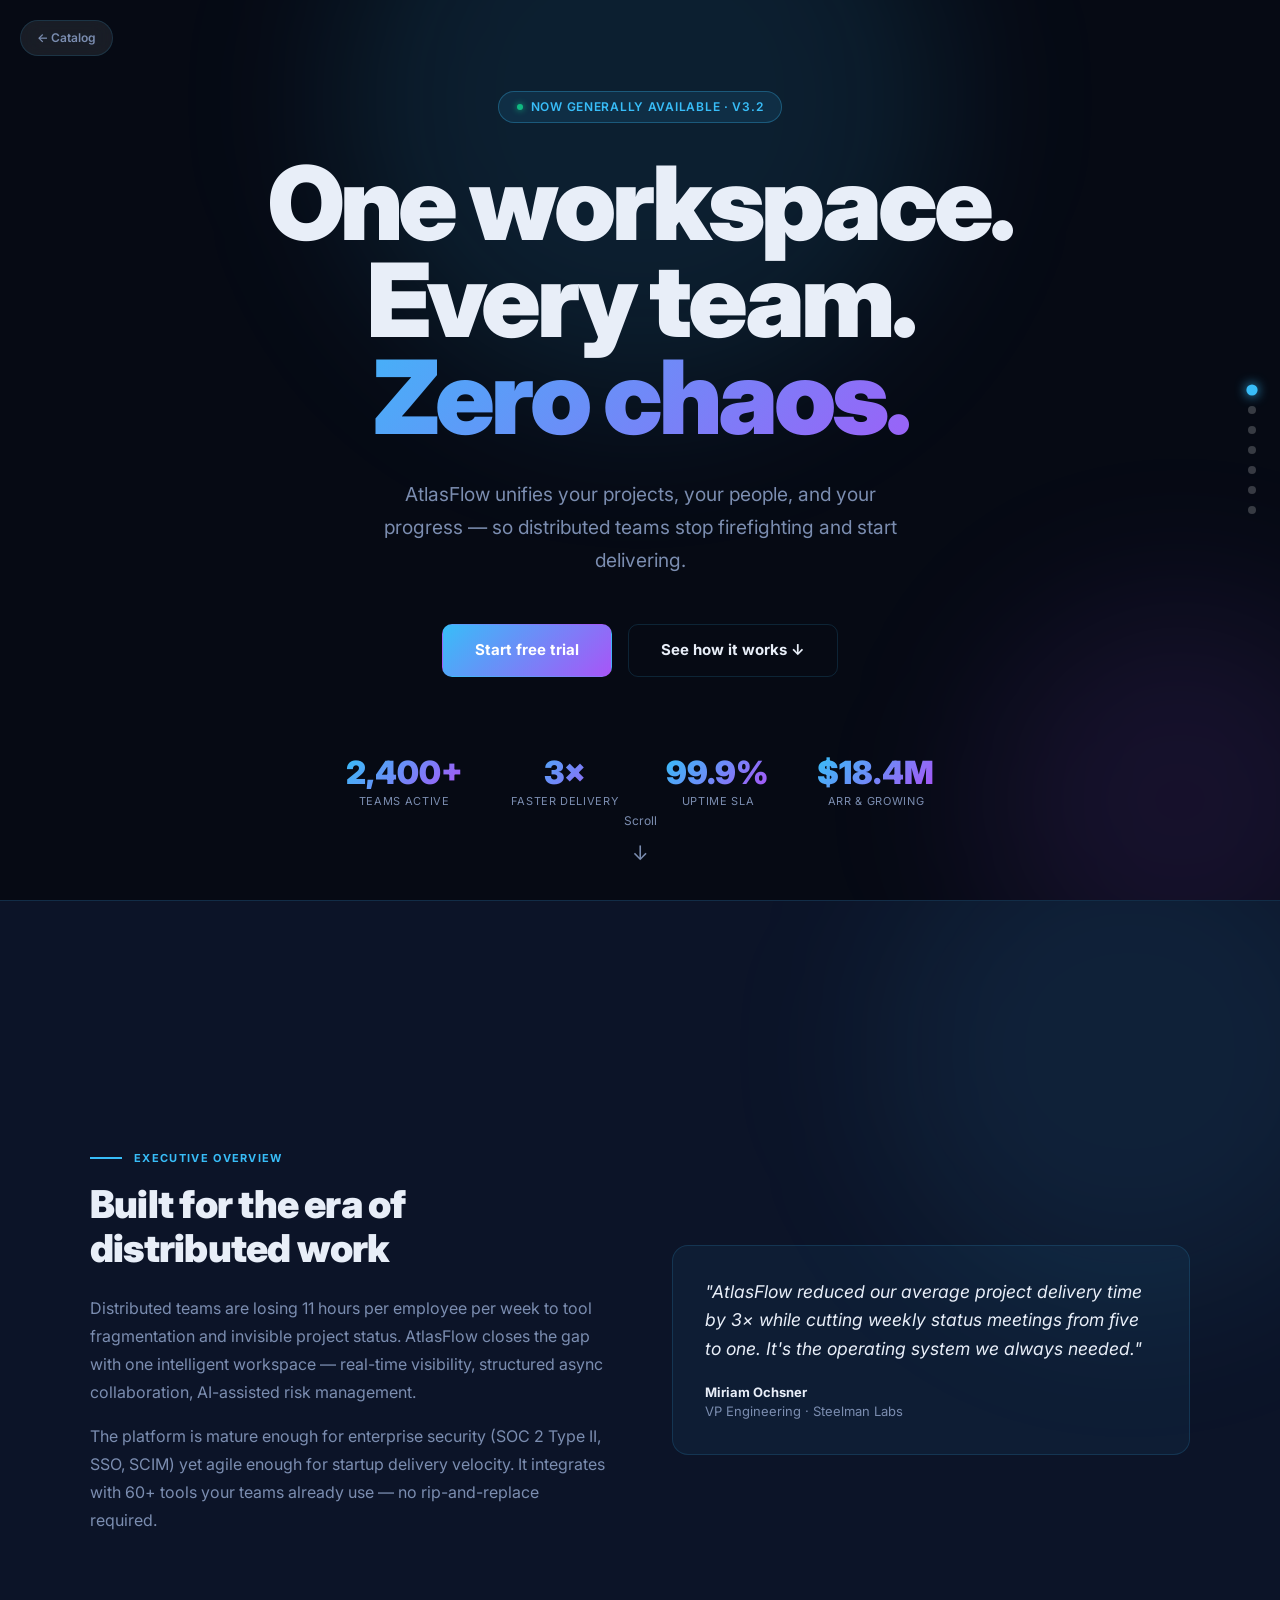
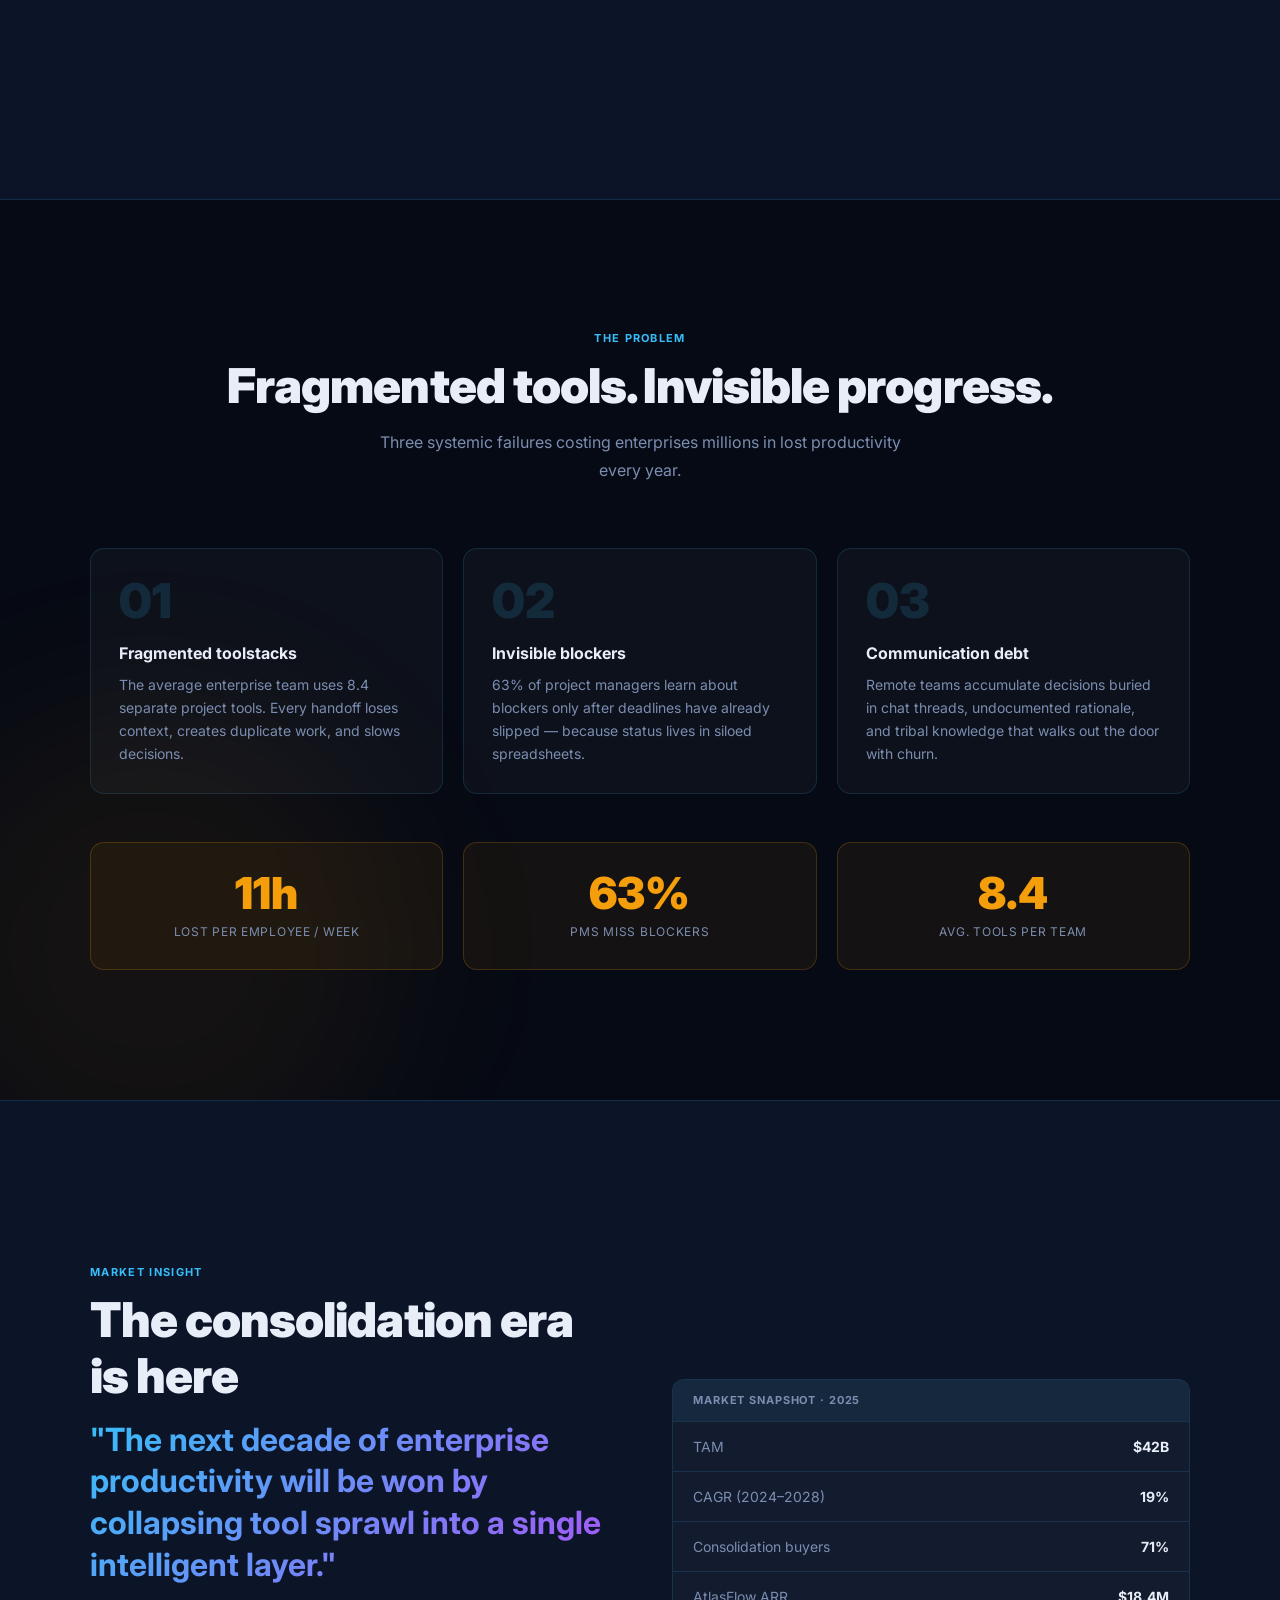
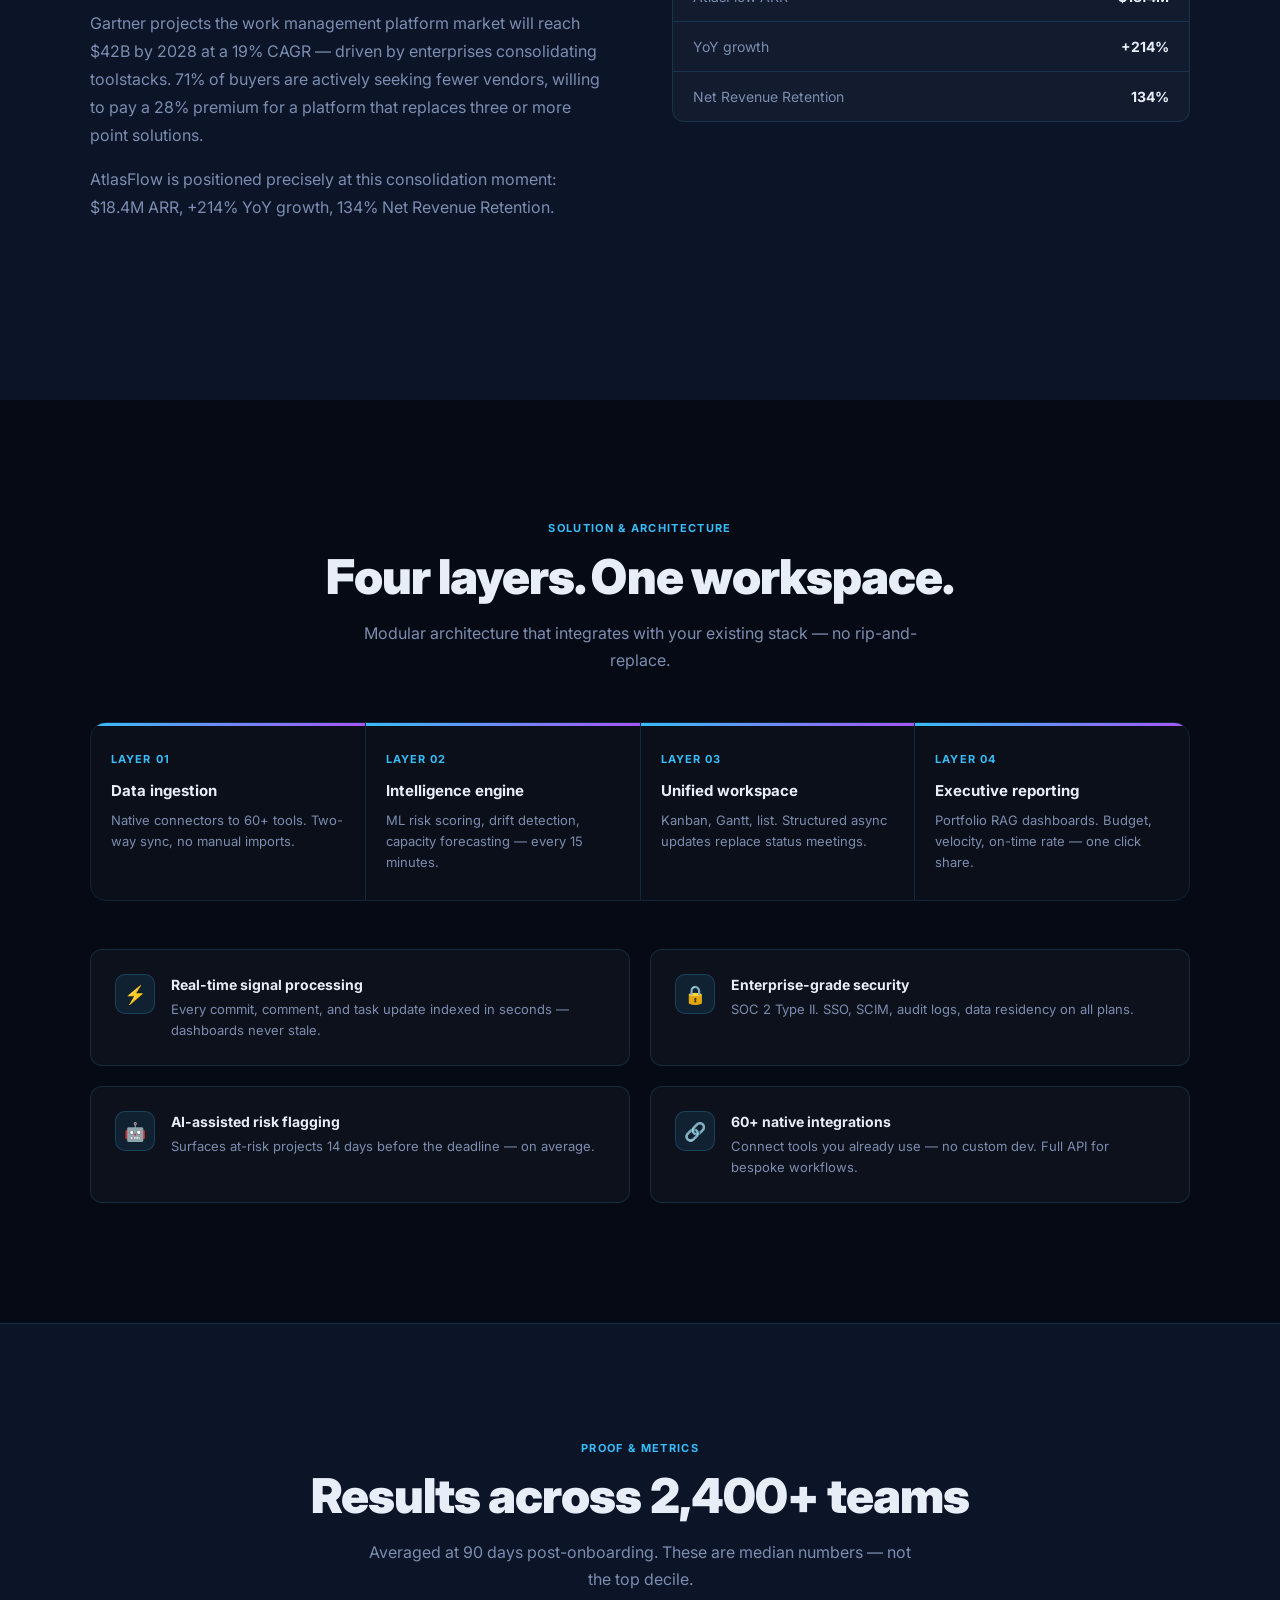
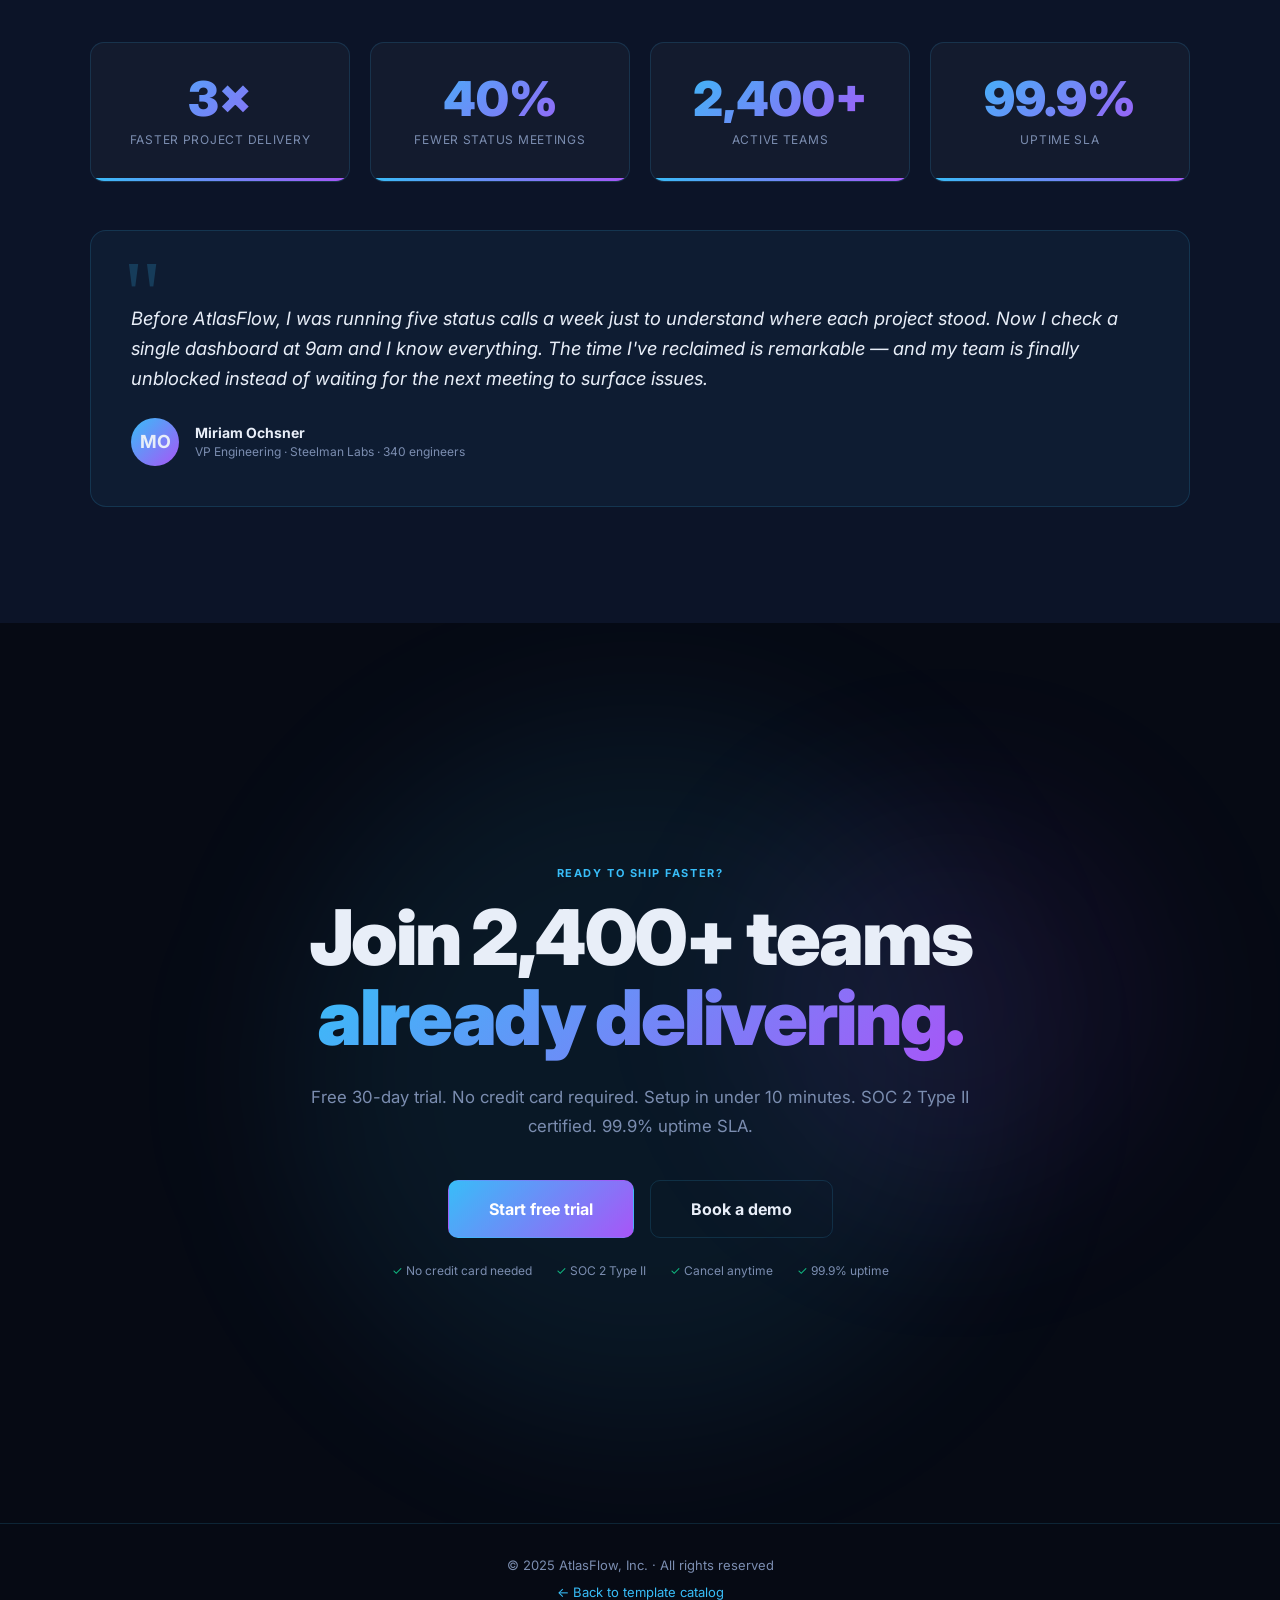
<file: templates/05-scrollyteller.html>
<!DOCTYPE html>
<html lang="en">
<head>
  <meta charset="UTF-8" />
  <meta name="viewport" content="width=device-width, initial-scale=1.0" />
  <meta name="description" content="AtlasFlow — Scrollyteller. Scroll-driven cinematic presentation with Intersection Observer reveal animations." />
  <title>AtlasFlow · Scrollyteller</title>
  <link rel="preconnect" href="https://fonts.googleapis.com" />
  <link rel="preconnect" href="https://fonts.gstatic.com" crossorigin />
  <link href="https://fonts.googleapis.com/css2?family=Inter:wght@300;400;500;600;700;900&display=swap" rel="stylesheet" />
  <link rel="stylesheet" href="../css/tokens.css" />
  <style>
    /* ============================================================
       Template 05 — Scrollyteller
       Scroll-driven reveals · sticky panels · cinematic
       Pure CSS + Intersection Observer — no heavy frameworks
       ============================================================ */

    :root {
      --sc-dark:      #060A14;
      --sc-navy:      #0C1428;
      --sc-blue:      #1A3A6B;
      --sc-cyan:      #38BDF8;
      --sc-purple:    #A855F7;
      --sc-amber:     #F59E0B;
      --sc-green:     #10B981;
      --sc-text:      #E8EEF8;
      --sc-muted:     #7B8DB0;
      --sc-border:    rgba(56,189,248,.15);
      --sc-grad:      linear-gradient(135deg, var(--sc-cyan) 0%, var(--sc-purple) 100%);
    }

    *, *::before, *::after { box-sizing: border-box; margin: 0; padding: 0; }
    html { scroll-behavior: smooth; }

    body {
      background: var(--sc-dark);
      color: var(--sc-text);
      font-family: var(--af-font-sans);
      overflow-x: hidden;
    }

    a { color: var(--sc-cyan); text-decoration: none; }
    a:hover { text-decoration: underline; }
    :focus-visible { outline: 2px solid var(--sc-cyan); outline-offset: 3px; border-radius: 4px; }

    /* ---- Back link ---- */
    .back-link {
      position: fixed; top: 20px; left: 20px; z-index: 999;
      background: rgba(255,255,255,.08);
      border: 1px solid var(--sc-border);
      backdrop-filter: blur(12px);
      color: var(--sc-muted);
      padding: 8px 16px;
      border-radius: 999px;
      font-size: 12px; font-weight: 600;
      transition: all 200ms;
      text-decoration: none;
    }
    .back-link:hover { color: var(--sc-text); border-color: var(--sc-cyan); }

    /* ==============================
       PROGRESS BAR
       ============================== */
    .scroll-progress {
      position: fixed;
      top: 0; left: 0;
      height: 3px;
      background: var(--sc-grad);
      z-index: 1000;
      width: 0%;
      transition: width 100ms linear;
    }

    /* ==============================
       STICKY NAV DOTS
       ============================== */
    .nav-dots {
      position: fixed;
      right: 24px;
      top: 50%;
      transform: translateY(-50%);
      z-index: 500;
      display: flex;
      flex-direction: column;
      gap: 12px;
      list-style: none;
    }
    .nav-dots__dot {
      width: 8px; height: 8px;
      border-radius: 50%;
      background: rgba(255,255,255,.2);
      cursor: pointer;
      transition: all 200ms;
      border: none;
      display: block;
    }
    .nav-dots__dot.active {
      background: var(--sc-cyan);
      box-shadow: 0 0 8px var(--sc-cyan);
      transform: scale(1.4);
    }
    .nav-dots__dot:hover { background: rgba(255,255,255,.5); }

    /* ==============================
       REVEAL ANIMATION CLASSES
       ============================== */
    .reveal {
      opacity: 0;
      transform: translateY(40px);
      transition: opacity .7s ease, transform .7s ease;
    }
    .reveal.visible {
      opacity: 1;
      transform: translateY(0);
    }
    .reveal--left {
      opacity: 0;
      transform: translateX(-40px);
      transition: opacity .7s ease, transform .7s ease;
    }
    .reveal--left.visible {
      opacity: 1;
      transform: translateX(0);
    }
    .reveal--right {
      opacity: 0;
      transform: translateX(40px);
      transition: opacity .7s ease, transform .7s ease;
    }
    .reveal--right.visible {
      opacity: 1;
      transform: translateX(0);
    }
    .reveal--scale {
      opacity: 0;
      transform: scale(.95);
      transition: opacity .7s ease, transform .7s ease;
    }
    .reveal--scale.visible {
      opacity: 1;
      transform: scale(1);
    }

    /* Stagger delays */
    .delay-1 { transition-delay: .1s; }
    .delay-2 { transition-delay: .2s; }
    .delay-3 { transition-delay: .3s; }
    .delay-4 { transition-delay: .4s; }
    .delay-5 { transition-delay: .5s; }

    /* ==============================
       PANEL BASE (full-viewport)
       ============================== */
    .sc-panel {
      min-height: 100vh;
      display: flex;
      flex-direction: column;
      align-items: center;
      justify-content: center;
      padding: 80px var(--af-space-8);
      position: relative;
      overflow: hidden;
    }

    /* Glow utility */
    .glow-orb {
      position: absolute;
      border-radius: 50%;
      pointer-events: none;
      filter: blur(80px);
    }

    /* ==============================
       PANEL 1 · HERO
       ============================== */
    .panel-hero {
      background: var(--sc-dark);
      text-align: center;
    }
    .panel-hero .glow-orb-1 {
      width: 600px; height: 600px;
      background: rgba(56,189,248,.12);
      top: -200px; left: 50%;
      transform: translateX(-50%);
    }
    .panel-hero .glow-orb-2 {
      width: 400px; height: 400px;
      background: rgba(168,85,247,.1);
      bottom: -100px; right: -100px;
    }

    .hero-badge {
      display: inline-flex; align-items: center; gap: 8px;
      background: rgba(56,189,248,.1);
      border: 1px solid rgba(56,189,248,.3);
      padding: 6px 18px;
      border-radius: 999px;
      font-size: 12px; font-weight: 600;
      color: var(--sc-cyan);
      letter-spacing: .06em;
      text-transform: uppercase;
      margin-bottom: 32px;
      position: relative; z-index: 1;
    }
    .hero-badge__dot {
      width: 6px; height: 6px;
      border-radius: 50%;
      background: var(--sc-green);
      box-shadow: 0 0 6px var(--sc-green);
    }

    .hero-title {
      font-size: clamp(3rem, 8vw, 7rem);
      font-weight: 900;
      line-height: .95;
      letter-spacing: -.04em;
      margin-bottom: 32px;
      position: relative; z-index: 1;
    }
    .hero-title .line-1 { color: var(--sc-text); }
    .hero-title .line-2 { color: var(--sc-text); }
    .hero-title .line-3 {
      background: var(--sc-grad);
      -webkit-background-clip: text;
      -webkit-text-fill-color: transparent;
      background-clip: text;
    }

    .hero-sub {
      font-size: 1.2rem;
      color: var(--sc-muted);
      max-width: 520px;
      line-height: 1.7;
      margin-bottom: 48px;
      position: relative; z-index: 1;
    }

    .hero-cta {
      display: flex; gap: 16px; flex-wrap: wrap; justify-content: center;
      position: relative; z-index: 1;
      margin-bottom: 80px;
    }

    .sc-btn {
      display: inline-flex; align-items: center; gap: 8px;
      padding: 14px 32px;
      border-radius: 10px;
      font-size: 15px; font-weight: 700;
      cursor: pointer; text-decoration: none;
      transition: all 200ms;
      border: 1.5px solid transparent;
    }
    .sc-btn--primary {
      background: var(--sc-grad);
      color: #fff;
    }
    .sc-btn--primary:hover { opacity: .9; transform: translateY(-1px); }
    .sc-btn--outline {
      background: transparent;
      color: var(--sc-text);
      border-color: var(--sc-border);
    }
    .sc-btn--outline:hover { border-color: var(--sc-cyan); color: var(--sc-cyan); }

    /* Hero scroll hint */
    .scroll-hint {
      display: flex; flex-direction: column; align-items: center;
      gap: 8px; color: var(--sc-muted); font-size: 12px;
      position: absolute; bottom: 32px; left: 50%; transform: translateX(-50%);
      animation: bounce 2s infinite;
    }
    .scroll-hint__arrow { font-size: 20px; }
    @keyframes bounce {
      0%,100% { transform: translateX(-50%) translateY(0); }
      50%      { transform: translateX(-50%) translateY(8px); }
    }

    /* Key figures bar */
    .hero-figures {
      display: flex;
      gap: 48px;
      justify-content: center;
      flex-wrap: wrap;
      position: relative; z-index: 1;
    }
    .hero-figure__value {
      font-size: 2rem; font-weight: 900;
      background: var(--sc-grad);
      -webkit-background-clip: text;
      -webkit-text-fill-color: transparent;
      background-clip: text;
      line-height: 1;
      margin-bottom: 4px;
    }
    .hero-figure__label {
      font-size: 11px; color: var(--sc-muted);
      text-transform: uppercase; letter-spacing: .06em;
    }

    /* ==============================
       PANEL 2 · EXEC SUMMARY
       ============================== */
    .panel-exec {
      background: var(--sc-navy);
      border-top: 1px solid var(--sc-border);
      border-bottom: 1px solid var(--sc-border);
    }
    .panel-exec .glow-orb-1 {
      width: 500px; height: 500px;
      background: rgba(56,189,248,.08);
      top: -100px; right: -100px;
    }
    .exec-grid {
      display: grid;
      grid-template-columns: 1fr 1fr;
      gap: 64px;
      align-items: center;
      max-width: 1100px;
      width: 100%;
      position: relative; z-index: 1;
    }
    .exec-eyebrow {
      font-size: 11px; font-weight: 700;
      letter-spacing: .12em; text-transform: uppercase;
      color: var(--sc-cyan);
      display: flex; align-items: center; gap: 12px;
      margin-bottom: 16px;
    }
    .exec-eyebrow::before {
      content: ''; display: block;
      width: 32px; height: 2px; background: var(--sc-cyan);
    }
    .exec-title {
      font-size: clamp(1.75rem, 3vw, 2.5rem);
      font-weight: 900; line-height: 1.15; letter-spacing: -.02em;
      margin-bottom: 24px;
    }
    .exec-body {
      font-size: 1rem; color: var(--sc-muted); line-height: 1.75;
      margin-bottom: 16px;
    }
    .exec-card {
      background: rgba(56,189,248,.06);
      border: 1px solid var(--sc-border);
      border-radius: 16px;
      padding: 32px;
    }
    .exec-card__quote {
      font-size: 1.1rem; font-style: italic;
      color: var(--sc-text); line-height: 1.6;
      margin-bottom: 20px;
    }
    .exec-card__attr { font-size: 13px; color: var(--sc-muted); }
    .exec-card__attr strong { color: var(--sc-text); }

    /* ==============================
       PANEL 3 · PROBLEM
       ============================== */
    .panel-problem {
      background: var(--sc-dark);
    }
    .panel-problem .glow-orb-1 {
      width: 500px; height: 500px;
      background: rgba(245,158,11,.06);
      bottom: -100px; left: -100px;
    }
    .problem-content {
      max-width: 1100px; width: 100%;
      position: relative; z-index: 1;
    }
    .problem-intro {
      text-align: center;
      margin-bottom: 64px;
    }
    .sc-eyebrow {
      font-size: 11px; font-weight: 700;
      letter-spacing: .12em; text-transform: uppercase;
      color: var(--sc-cyan);
      margin-bottom: 12px;
    }
    .sc-title {
      font-size: clamp(1.75rem, 4vw, 3rem);
      font-weight: 900; letter-spacing: -.02em; line-height: 1.15;
      margin-bottom: 16px;
    }
    .sc-sub {
      font-size: 1rem; color: var(--sc-muted); line-height: 1.7;
      max-width: 560px; margin: 0 auto;
    }
    .problem-cards {
      display: grid;
      grid-template-columns: repeat(3, 1fr);
      gap: 20px;
      margin-bottom: 48px;
    }
    .problem-card {
      background: rgba(255,255,255,.03);
      border: 1px solid var(--sc-border);
      border-radius: 14px;
      padding: 28px;
      transition: border-color 200ms, transform 200ms;
    }
    .problem-card:hover {
      border-color: rgba(56,189,248,.4);
      transform: translateY(-4px);
    }
    .problem-card__num {
      font-size: 3rem; font-weight: 900;
      color: rgba(56,189,248,.15); line-height: 1;
      margin-bottom: 16px;
    }
    .problem-card__title { font-size: 1rem; font-weight: 700; margin-bottom: 8px; }
    .problem-card__body { font-size: 14px; color: var(--sc-muted); line-height: 1.65; }

    .problem-stats {
      display: grid;
      grid-template-columns: repeat(3, 1fr);
      gap: 20px;
    }
    .problem-stat {
      text-align: center;
      padding: 28px;
      background: rgba(245,158,11,.06);
      border: 1px solid rgba(245,158,11,.2);
      border-radius: 14px;
    }
    .problem-stat__value {
      font-size: 2.75rem; font-weight: 900;
      color: var(--sc-amber); line-height: 1; margin-bottom: 8px;
    }
    .problem-stat__label {
      font-size: 12px; color: var(--sc-muted);
      text-transform: uppercase; letter-spacing: .06em;
    }

    /* ==============================
       PANEL 4 · INSIGHT (sticky)
       ============================== */
    .panel-insight {
      background: var(--sc-navy);
      border-top: 1px solid var(--sc-border);
    }
    .insight-content {
      max-width: 1100px; width: 100%;
      display: grid;
      grid-template-columns: 1fr 1fr;
      gap: 64px; align-items: center;
      position: relative; z-index: 1;
    }
    .insight-pull {
      font-size: clamp(1.4rem, 2.5vw, 2rem);
      font-weight: 700; line-height: 1.3;
      background: var(--sc-grad);
      -webkit-background-clip: text;
      -webkit-text-fill-color: transparent;
      background-clip: text;
      margin-bottom: 24px;
    }
    .insight-body { font-size: 1rem; color: var(--sc-muted); line-height: 1.75; margin-bottom: 16px; }
    .insight-table {
      background: rgba(255,255,255,.03);
      border: 1px solid var(--sc-border);
      border-radius: 12px; overflow: hidden;
    }
    .insight-table__header {
      background: rgba(56,189,248,.08);
      padding: 12px 20px;
      font-size: 11px; font-weight: 700;
      text-transform: uppercase; letter-spacing: .08em;
      color: var(--sc-muted);
    }
    .insight-row {
      display: flex; justify-content: space-between;
      padding: 14px 20px;
      border-top: 1px solid var(--sc-border);
    }
    .insight-row__label { font-size: 14px; color: var(--sc-muted); }
    .insight-row__value { font-size: 14px; font-weight: 700; color: var(--sc-text); }

    /* ==============================
       PANEL 5 · SOLUTION / ARCH
       ============================== */
    .panel-solution {
      background: var(--sc-dark);
      padding-top: 120px; padding-bottom: 120px;
    }
    .solution-content { max-width: 1100px; width: 100%; position: relative; z-index: 1; }
    .arch-pipeline {
      display: flex;
      gap: 0;
      margin: 48px 0;
      border: 1px solid var(--sc-border);
      border-radius: 16px; overflow: hidden;
    }
    .arch-step {
      flex: 1;
      padding: 28px 20px;
      position: relative;
      border-right: 1px solid var(--sc-border);
      background: rgba(255,255,255,.02);
      transition: background 200ms;
    }
    .arch-step:last-child { border-right: none; }
    .arch-step:hover { background: rgba(56,189,248,.05); }
    .arch-step__top-bar {
      position: absolute; top: 0; left: 0; right: 0; height: 3px;
      background: var(--sc-grad);
    }
    .arch-step__num {
      font-size: 11px; font-weight: 700;
      text-transform: uppercase; letter-spacing: .1em;
      color: var(--sc-cyan); margin-bottom: 12px;
    }
    .arch-step__title { font-size: 15px; font-weight: 700; margin-bottom: 8px; }
    .arch-step__body { font-size: 13px; color: var(--sc-muted); line-height: 1.6; }

    .features-grid {
      display: grid;
      grid-template-columns: repeat(2, 1fr);
      gap: 20px;
    }
    .feature-item {
      background: rgba(255,255,255,.03);
      border: 1px solid var(--sc-border);
      border-radius: 12px; padding: 24px;
      display: flex; gap: 16px; align-items: flex-start;
      transition: border-color 200ms;
    }
    .feature-item:hover { border-color: rgba(56,189,248,.4); }
    .feature-icon {
      width: 40px; height: 40px;
      background: rgba(56,189,248,.1);
      border: 1px solid rgba(56,189,248,.2);
      border-radius: 10px;
      display: flex; align-items: center; justify-content: center;
      font-size: 18px; flex-shrink: 0;
    }
    .feature-title { font-size: 14px; font-weight: 700; margin-bottom: 4px; }
    .feature-body { font-size: 13px; color: var(--sc-muted); line-height: 1.6; }

    /* ==============================
       PANEL 6 · PROOF
       ============================== */
    .panel-proof {
      background: var(--sc-navy);
      border-top: 1px solid var(--sc-border);
    }
    .proof-content { max-width: 1100px; width: 100%; position: relative; z-index: 1; }
    .proof-metrics {
      display: grid;
      grid-template-columns: repeat(4, 1fr);
      gap: 20px; margin: 48px 0;
    }
    .proof-metric {
      text-align: center;
      padding: 32px 20px;
      background: rgba(255,255,255,.03);
      border: 1px solid var(--sc-border);
      border-radius: 14px;
      position: relative; overflow: hidden;
      transition: transform 200ms;
    }
    .proof-metric:hover { transform: translateY(-4px); }
    .proof-metric::after {
      content: '';
      position: absolute; bottom: 0; left: 0; right: 0;
      height: 3px; background: var(--sc-grad);
    }
    .proof-metric__value {
      font-size: 3rem; font-weight: 900; line-height: 1;
      background: var(--sc-grad);
      -webkit-background-clip: text;
      -webkit-text-fill-color: transparent;
      background-clip: text;
      margin-bottom: 8px;
    }
    .proof-metric__label {
      font-size: 12px; color: var(--sc-muted);
      text-transform: uppercase; letter-spacing: .06em;
    }
    .proof-testimonial {
      background: rgba(56,189,248,.05);
      border: 1px solid var(--sc-border);
      border-radius: 16px;
      padding: 40px;
      position: relative;
    }
    .proof-testimonial__mark {
      font-size: 6rem; line-height: 1;
      font-family: Georgia, serif;
      color: var(--sc-cyan); opacity: .2;
      position: absolute; top: 16px; left: 32px;
    }
    .proof-testimonial__text {
      font-size: 1.15rem; font-style: italic;
      color: var(--sc-text); line-height: 1.65;
      margin-bottom: 24px; padding-top: 32px;
    }
    .proof-testimonial__author {
      display: flex; align-items: center; gap: 16px;
    }
    .proof-testimonial__avatar {
      width: 48px; height: 48px;
      background: var(--sc-grad);
      border-radius: 50%;
      display: flex; align-items: center; justify-content: center;
      font-weight: 700; font-size: 18px; flex-shrink: 0;
    }
    .proof-testimonial__name { font-size: 14px; font-weight: 700; }
    .proof-testimonial__role { font-size: 12px; color: var(--sc-muted); }

    /* ==============================
       PANEL 7 · CTA
       ============================== */
    .panel-cta {
      background: var(--sc-dark);
      text-align: center;
      position: relative;
    }
    .panel-cta .glow-orb-1 {
      width: 700px; height: 700px;
      background: rgba(56,189,248,.08);
      top: 50%; left: 50%;
      transform: translate(-50%,-50%);
    }
    .panel-cta .glow-orb-2 {
      width: 400px; height: 400px;
      background: rgba(168,85,247,.08);
      top: 20%; right: 10%;
    }
    .cta-content { position: relative; z-index: 1; max-width: 680px; }
    .cta-eyebrow {
      font-size: 11px; font-weight: 700;
      letter-spacing: .14em; text-transform: uppercase;
      color: var(--sc-cyan); margin-bottom: 16px;
    }
    .cta-title {
      font-size: clamp(2.5rem, 6vw, 5rem);
      font-weight: 900; line-height: 1.05;
      letter-spacing: -.03em; margin-bottom: 24px;
    }
    .cta-title .grad {
      background: var(--sc-grad);
      -webkit-background-clip: text;
      -webkit-text-fill-color: transparent;
      background-clip: text;
    }
    .cta-sub {
      font-size: 1.05rem; color: var(--sc-muted);
      line-height: 1.7; margin-bottom: 40px;
    }
    .cta-btns { display: flex; gap: 16px; justify-content: center; flex-wrap: wrap; }
    .cta-fine {
      margin-top: 24px;
      font-size: 12px; color: var(--sc-muted);
      display: flex; gap: 24px; justify-content: center; flex-wrap: wrap;
    }
    .cta-fine span::before {
      content: '✓ ';
      color: var(--sc-green);
    }

    /* Footer */
    .sc-footer {
      background: var(--sc-dark);
      border-top: 1px solid var(--sc-border);
      padding: 32px;
      text-align: center;
      color: var(--sc-muted); font-size: 13px;
    }
    .sc-footer a { color: var(--sc-cyan); }

    /* Responsive */
    @media (max-width: 900px) {
      .exec-grid, .insight-content { grid-template-columns: 1fr; gap: 32px; }
      .problem-cards, .problem-stats { grid-template-columns: 1fr; }
      .arch-pipeline { flex-direction: column; }
      .arch-step { border-right: none; border-bottom: 1px solid var(--sc-border); }
      .features-grid { grid-template-columns: 1fr; }
      .proof-metrics { grid-template-columns: repeat(2,1fr); }
      .nav-dots { display: none; }
    }
    @media (max-width: 540px) {
      .hero-title { font-size: 2.5rem; }
      .sc-panel { padding: 80px var(--af-space-4); }
      .proof-metrics { grid-template-columns: 1fr 1fr; }
      .hero-figures { gap: 24px; }
    }

    /* Reduced motion */
    @media (prefers-reduced-motion: reduce) {
      .reveal, .reveal--left, .reveal--right, .reveal--scale {
        opacity: 1 !important;
        transform: none !important;
        transition: none !important;
      }
      .scroll-hint { animation: none; }
    }
  </style>
</head>
<body>
  <a class="skip-link" href="#main-content">Skip to main content</a>
  <a class="back-link no-print" href="../index.html">← Catalog</a>

  <!-- Scroll progress bar -->
  <div class="scroll-progress" id="scrollProgress" role="progressbar" aria-label="Page scroll progress" aria-valuenow="0" aria-valuemin="0" aria-valuemax="100"></div>

  <!-- Navigation dots -->
  <nav class="nav-dots no-print" aria-label="Quick navigation">
    <button class="nav-dots__dot active" onclick="scrollToPanel(0)" aria-label="Go to Hero section"></button>
    <button class="nav-dots__dot" onclick="scrollToPanel(1)" aria-label="Go to Executive Summary section"></button>
    <button class="nav-dots__dot" onclick="scrollToPanel(2)" aria-label="Go to Problem section"></button>
    <button class="nav-dots__dot" onclick="scrollToPanel(3)" aria-label="Go to Insight section"></button>
    <button class="nav-dots__dot" onclick="scrollToPanel(4)" aria-label="Go to Solution section"></button>
    <button class="nav-dots__dot" onclick="scrollToPanel(5)" aria-label="Go to Proof section"></button>
    <button class="nav-dots__dot" onclick="scrollToPanel(6)" aria-label="Go to Get Started section"></button>
  </nav>

  <main id="main-content">

    <!-- ==================== PANEL 1 · HERO ==================== -->
    <section id="panel-0" class="sc-panel panel-hero" data-panel="0" aria-labelledby="hero-heading">
      <div class="glow-orb glow-orb-1" aria-hidden="true"></div>
      <div class="glow-orb glow-orb-2" aria-hidden="true"></div>

      <div class="reveal" role="img" aria-label="AtlasFlow announcement badge">
        <div class="hero-badge">
          <span class="hero-badge__dot" aria-hidden="true"></span>
          Now generally available · v3.2
        </div>
      </div>

      <div class="hero-title reveal delay-1">
        <div class="line-1">One workspace.</div>
        <div class="line-2">Every team.</div>
        <div class="line-3" id="hero-heading">Zero chaos.</div>
      </div>

      <p class="hero-sub reveal delay-2">
        AtlasFlow unifies your projects, your people, and your progress — so distributed
        teams stop firefighting and start delivering.
      </p>

      <div class="hero-cta reveal delay-3">
        <a href="#panel-6" class="sc-btn sc-btn--primary">Start free trial</a>
        <a href="#panel-1" class="sc-btn sc-btn--outline">See how it works ↓</a>
      </div>

      <div class="hero-figures reveal delay-4" role="list" aria-label="Key statistics">
        <div class="hero-figure" role="listitem">
          <div class="hero-figure__value">2,400+</div>
          <div class="hero-figure__label">Teams active</div>
        </div>
        <div class="hero-figure" role="listitem">
          <div class="hero-figure__value">3×</div>
          <div class="hero-figure__label">Faster delivery</div>
        </div>
        <div class="hero-figure" role="listitem">
          <div class="hero-figure__value">99.9%</div>
          <div class="hero-figure__label">Uptime SLA</div>
        </div>
        <div class="hero-figure" role="listitem">
          <div class="hero-figure__value">$18.4M</div>
          <div class="hero-figure__label">ARR & growing</div>
        </div>
      </div>

      <div class="scroll-hint" aria-hidden="true">
        <span>Scroll</span>
        <span class="scroll-hint__arrow">↓</span>
      </div>
    </section>

    <!-- ==================== PANEL 2 · EXEC SUMMARY ==================== -->
    <section id="panel-1" class="sc-panel panel-exec" data-panel="1" aria-labelledby="exec-heading">
      <div class="glow-orb glow-orb-1" aria-hidden="true"></div>
      <div class="exec-grid">
        <div class="reveal--left">
          <p class="exec-eyebrow">Executive overview</p>
          <h2 class="exec-title" id="exec-heading">Built for the era of distributed work</h2>
          <p class="exec-body">
            Distributed teams are losing 11 hours per employee per week to tool fragmentation and
            invisible project status. AtlasFlow closes the gap with one intelligent workspace
            — real-time visibility, structured async collaboration, AI-assisted risk management.
          </p>
          <p class="exec-body">
            The platform is mature enough for enterprise security (SOC 2 Type II, SSO, SCIM) yet
            agile enough for startup delivery velocity. It integrates with 60+ tools your teams
            already use — no rip-and-replace required.
          </p>
        </div>
        <div class="reveal--right delay-2">
          <div class="exec-card" role="note">
            <p class="exec-card__quote">
              "AtlasFlow reduced our average project delivery time by 3× while cutting weekly
              status meetings from five to one. It's the operating system we always needed."
            </p>
            <p class="exec-card__attr"><strong>Miriam Ochsner</strong><br/>VP Engineering · Steelman Labs</p>
          </div>
        </div>
      </div>
    </section>

    <!-- ==================== PANEL 3 · PROBLEM ==================== -->
    <section id="panel-2" class="sc-panel panel-problem" data-panel="2" aria-labelledby="problem-heading">
      <div class="glow-orb glow-orb-1" aria-hidden="true"></div>
      <div class="problem-content">
        <div class="problem-intro reveal">
          <p class="sc-eyebrow">The problem</p>
          <h2 class="sc-title" id="problem-heading">Fragmented tools. Invisible progress.</h2>
          <p class="sc-sub">Three systemic failures costing enterprises millions in lost productivity every year.</p>
        </div>
        <div class="problem-cards" role="list">
          <div class="problem-card reveal delay-1" role="listitem">
            <div class="problem-card__num" aria-hidden="true">01</div>
            <h3 class="problem-card__title">Fragmented toolstacks</h3>
            <p class="problem-card__body">The average enterprise team uses 8.4 separate project tools. Every handoff loses context, creates duplicate work, and slows decisions.</p>
          </div>
          <div class="problem-card reveal delay-2" role="listitem">
            <div class="problem-card__num" aria-hidden="true">02</div>
            <h3 class="problem-card__title">Invisible blockers</h3>
            <p class="problem-card__body">63% of project managers learn about blockers only after deadlines have already slipped — because status lives in siloed spreadsheets.</p>
          </div>
          <div class="problem-card reveal delay-3" role="listitem">
            <div class="problem-card__num" aria-hidden="true">03</div>
            <h3 class="problem-card__title">Communication debt</h3>
            <p class="problem-card__body">Remote teams accumulate decisions buried in chat threads, undocumented rationale, and tribal knowledge that walks out the door with churn.</p>
          </div>
        </div>
        <div class="problem-stats" role="list" aria-label="Problem statistics">
          <div class="problem-stat reveal delay-1" role="listitem">
            <div class="problem-stat__value">11h</div>
            <div class="problem-stat__label">Lost per employee / week</div>
          </div>
          <div class="problem-stat reveal delay-2" role="listitem">
            <div class="problem-stat__value">63%</div>
            <div class="problem-stat__label">PMs miss blockers</div>
          </div>
          <div class="problem-stat reveal delay-3" role="listitem">
            <div class="problem-stat__value">8.4</div>
            <div class="problem-stat__label">Avg. tools per team</div>
          </div>
        </div>
      </div>
    </section>

    <!-- ==================== PANEL 4 · INSIGHT ==================== -->
    <section id="panel-3" class="sc-panel panel-insight" data-panel="3" aria-labelledby="insight-heading">
      <div class="insight-content">
        <div class="reveal--left">
          <p class="sc-eyebrow">Market insight</p>
          <h2 class="sc-title" id="insight-heading">The consolidation era is here</h2>
          <p class="insight-pull">
            "The next decade of enterprise productivity will be won by collapsing tool sprawl
            into a single intelligent layer."
          </p>
          <p class="insight-body">
            Gartner projects the work management platform market will reach $42B by 2028 at a 19%
            CAGR — driven by enterprises consolidating toolstacks. 71% of buyers are actively
            seeking fewer vendors, willing to pay a 28% premium for a platform that replaces three
            or more point solutions.
          </p>
          <p class="insight-body">
            AtlasFlow is positioned precisely at this consolidation moment: $18.4M ARR, +214%
            YoY growth, 134% Net Revenue Retention.
          </p>
        </div>
        <div class="insight-table reveal--right delay-2" aria-label="Market data table">
          <div class="insight-table__header">Market snapshot · 2025</div>
          <div class="insight-row"><span class="insight-row__label">TAM</span><span class="insight-row__value">$42B</span></div>
          <div class="insight-row"><span class="insight-row__label">CAGR (2024–2028)</span><span class="insight-row__value">19%</span></div>
          <div class="insight-row"><span class="insight-row__label">Consolidation buyers</span><span class="insight-row__value">71%</span></div>
          <div class="insight-row"><span class="insight-row__label">AtlasFlow ARR</span><span class="insight-row__value">$18.4M</span></div>
          <div class="insight-row"><span class="insight-row__label">YoY growth</span><span class="insight-row__value">+214%</span></div>
          <div class="insight-row"><span class="insight-row__label">Net Revenue Retention</span><span class="insight-row__value">134%</span></div>
        </div>
      </div>
    </section>

    <!-- ==================== PANEL 5 · SOLUTION ==================== -->
    <section id="panel-4" class="sc-panel panel-solution" data-panel="4" aria-labelledby="solution-heading">
      <div class="solution-content">
        <div class="reveal" style="text-align:center; margin-bottom:0;">
          <p class="sc-eyebrow">Solution &amp; architecture</p>
          <h2 class="sc-title" id="solution-heading">Four layers. One workspace.</h2>
          <p class="sc-sub">Modular architecture that integrates with your existing stack — no rip-and-replace.</p>
        </div>
        <div class="arch-pipeline reveal delay-1" role="list" aria-label="Architecture pipeline">
          <div class="arch-step" role="listitem">
            <div class="arch-step__top-bar" aria-hidden="true"></div>
            <p class="arch-step__num">Layer 01</p>
            <h3 class="arch-step__title">Data ingestion</h3>
            <p class="arch-step__body">Native connectors to 60+ tools. Two-way sync, no manual imports.</p>
          </div>
          <div class="arch-step" role="listitem">
            <div class="arch-step__top-bar" aria-hidden="true"></div>
            <p class="arch-step__num">Layer 02</p>
            <h3 class="arch-step__title">Intelligence engine</h3>
            <p class="arch-step__body">ML risk scoring, drift detection, capacity forecasting — every 15 minutes.</p>
          </div>
          <div class="arch-step" role="listitem">
            <div class="arch-step__top-bar" aria-hidden="true"></div>
            <p class="arch-step__num">Layer 03</p>
            <h3 class="arch-step__title">Unified workspace</h3>
            <p class="arch-step__body">Kanban, Gantt, list. Structured async updates replace status meetings.</p>
          </div>
          <div class="arch-step" role="listitem">
            <div class="arch-step__top-bar" aria-hidden="true"></div>
            <p class="arch-step__num">Layer 04</p>
            <h3 class="arch-step__title">Executive reporting</h3>
            <p class="arch-step__body">Portfolio RAG dashboards. Budget, velocity, on-time rate — one click share.</p>
          </div>
        </div>
        <div class="features-grid reveal delay-2" role="list" aria-label="Key features">
          <div class="feature-item" role="listitem">
            <div class="feature-icon" aria-hidden="true">⚡</div>
            <div>
              <p class="feature-title">Real-time signal processing</p>
              <p class="feature-body">Every commit, comment, and task update indexed in seconds — dashboards never stale.</p>
            </div>
          </div>
          <div class="feature-item" role="listitem">
            <div class="feature-icon" aria-hidden="true">🔒</div>
            <div>
              <p class="feature-title">Enterprise-grade security</p>
              <p class="feature-body">SOC 2 Type II. SSO, SCIM, audit logs, data residency on all plans.</p>
            </div>
          </div>
          <div class="feature-item" role="listitem">
            <div class="feature-icon" aria-hidden="true">🤖</div>
            <div>
              <p class="feature-title">AI-assisted risk flagging</p>
              <p class="feature-body">Surfaces at-risk projects 14 days before the deadline — on average.</p>
            </div>
          </div>
          <div class="feature-item" role="listitem">
            <div class="feature-icon" aria-hidden="true">🔗</div>
            <div>
              <p class="feature-title">60+ native integrations</p>
              <p class="feature-body">Connect tools you already use — no custom dev. Full API for bespoke workflows.</p>
            </div>
          </div>
        </div>
      </div>
    </section>

    <!-- ==================== PANEL 6 · PROOF ==================== -->
    <section id="panel-5" class="sc-panel panel-proof" data-panel="5" aria-labelledby="proof-heading">
      <div class="proof-content">
        <div class="reveal" style="text-align:center; margin-bottom:0;">
          <p class="sc-eyebrow">Proof &amp; metrics</p>
          <h2 class="sc-title" id="proof-heading">Results across 2,400+ teams</h2>
          <p class="sc-sub">Averaged at 90 days post-onboarding. These are median numbers — not the top decile.</p>
        </div>
        <div class="proof-metrics" role="list" aria-label="Performance metrics">
          <div class="proof-metric reveal delay-1" role="listitem">
            <div class="proof-metric__value">3×</div>
            <div class="proof-metric__label">Faster project delivery</div>
          </div>
          <div class="proof-metric reveal delay-2" role="listitem">
            <div class="proof-metric__value">40%</div>
            <div class="proof-metric__label">Fewer status meetings</div>
          </div>
          <div class="proof-metric reveal delay-3" role="listitem">
            <div class="proof-metric__value">2,400+</div>
            <div class="proof-metric__label">Active teams</div>
          </div>
          <div class="proof-metric reveal delay-4" role="listitem">
            <div class="proof-metric__value">99.9%</div>
            <div class="proof-metric__label">Uptime SLA</div>
          </div>
        </div>
        <div class="proof-testimonial reveal delay-2">
          <div class="proof-testimonial__mark" aria-hidden="true">"</div>
          <p class="proof-testimonial__text">
            Before AtlasFlow, I was running five status calls a week just to understand where each
            project stood. Now I check a single dashboard at 9am and I know everything. The time
            I've reclaimed is remarkable — and my team is finally unblocked instead of waiting for
            the next meeting to surface issues.
          </p>
          <div class="proof-testimonial__author">
            <div class="proof-testimonial__avatar" aria-hidden="true">MO</div>
            <div>
              <p class="proof-testimonial__name">Miriam Ochsner</p>
              <p class="proof-testimonial__role">VP Engineering · Steelman Labs · 340 engineers</p>
            </div>
          </div>
        </div>
      </div>
    </section>

    <!-- ==================== PANEL 7 · CTA ==================== -->
    <section id="panel-6" class="sc-panel panel-cta" data-panel="6" aria-labelledby="cta-heading">
      <div class="glow-orb glow-orb-1" aria-hidden="true"></div>
      <div class="glow-orb glow-orb-2" aria-hidden="true"></div>
      <div class="cta-content reveal">
        <p class="cta-eyebrow">Ready to ship faster?</p>
        <h2 class="cta-title" id="cta-heading">
          Join 2,400+ teams<br/>
          <span class="grad">already delivering.</span>
        </h2>
        <p class="cta-sub">
          Free 30-day trial. No credit card required. Setup in under 10 minutes.
          SOC 2 Type II certified. 99.9% uptime SLA.
        </p>
        <div class="cta-btns">
          <a href="#" class="sc-btn sc-btn--primary" style="font-size:16px; padding:16px 40px;">Start free trial</a>
          <a href="#" class="sc-btn sc-btn--outline" style="font-size:16px; padding:16px 40px;">Book a demo</a>
        </div>
        <div class="cta-fine" aria-label="Plan details">
          <span>No credit card needed</span>
          <span>SOC 2 Type II</span>
          <span>Cancel anytime</span>
          <span>99.9% uptime</span>
        </div>
      </div>
    </section>

  </main>

  <footer class="sc-footer" role="contentinfo">
    <p>© 2025 AtlasFlow, Inc. · All rights reserved</p>
    <p style="margin-top:8px;"><a href="../index.html">← Back to template catalog</a></p>
  </footer>

  <script>
    // ============================================================
    // Scroll progress bar
    // ============================================================
    const progressBar = document.getElementById('scrollProgress');
    function updateProgress() {
      const scrolled = window.scrollY;
      const total = document.documentElement.scrollHeight - window.innerHeight;
      const pct = total > 0 ? Math.round((scrolled / total) * 100) : 0;
      progressBar.style.width = pct + '%';
      progressBar.setAttribute('aria-valuenow', pct);
    }

    // ============================================================
    // Intersection Observer — reveal animations & nav dots
    // ============================================================
    const revealEls = document.querySelectorAll('.reveal, .reveal--left, .reveal--right, .reveal--scale');
    const revealObserver = new IntersectionObserver(entries => {
      entries.forEach(entry => {
        if (entry.isIntersecting) {
          entry.target.classList.add('visible');
        }
      });
    }, { threshold: 0.12 });
    revealEls.forEach(el => revealObserver.observe(el));

    // Nav dots active state
    const panels = document.querySelectorAll('.sc-panel[data-panel]');
    const dots = document.querySelectorAll('.nav-dots__dot');
    const panelObserver = new IntersectionObserver(entries => {
      entries.forEach(entry => {
        if (entry.isIntersecting) {
          const idx = parseInt(entry.target.dataset.panel);
          dots.forEach((d, i) => d.classList.toggle('active', i === idx));
        }
      });
    }, { threshold: 0.5 });
    panels.forEach(p => panelObserver.observe(p));

    // ============================================================
    // Scroll to panel
    // ============================================================
    function scrollToPanel(idx) {
      const panel = document.querySelector(`.sc-panel[data-panel="${idx}"]`);
      if (panel) panel.scrollIntoView({ behavior: 'smooth' });
    }

    // ============================================================
    // Event listeners
    // ============================================================
    window.addEventListener('scroll', updateProgress, { passive: true });
    updateProgress();

    // Make all reveals visible immediately if reduced motion is preferred
    if (window.matchMedia('(prefers-reduced-motion: reduce)').matches) {
      revealEls.forEach(el => el.classList.add('visible'));
    }
  </script>
</body>
</html>
</file>
<file: css/tokens.css>
/* ============================================================
   AtlasFlow Design Tokens — shared across all 5 templates
   ============================================================ */

:root {
  /* ------ Brand colours ------ */
  --af-brand-primary:   #2563EB;   /* Atlas Blue */
  --af-brand-dark:      #1E40AF;
  --af-brand-light:     #DBEAFE;
  --af-accent:          #F59E0B;   /* Amber accent */
  --af-accent-light:    #FEF3C7;

  /* ------ Neutrals ------ */
  --af-gray-950:  #0A0A0F;
  --af-gray-900:  #111827;
  --af-gray-800:  #1F2937;
  --af-gray-700:  #374151;
  --af-gray-600:  #4B5563;
  --af-gray-500:  #6B7280;
  --af-gray-400:  #9CA3AF;
  --af-gray-300:  #D1D5DB;
  --af-gray-200:  #E5E7EB;
  --af-gray-100:  #F3F4F6;
  --af-gray-50:   #F9FAFB;
  --af-white:     #FFFFFF;

  /* ------ Typography ------ */
  --af-font-sans:   'Inter', 'Helvetica Neue', Arial, sans-serif;
  --af-font-serif:  'Georgia', 'Times New Roman', serif;
  --af-font-mono:   'JetBrains Mono', 'Fira Code', 'Courier New', monospace;

  --af-text-xs:   0.75rem;
  --af-text-sm:   0.875rem;
  --af-text-base: 1rem;
  --af-text-lg:   1.125rem;
  --af-text-xl:   1.25rem;
  --af-text-2xl:  1.5rem;
  --af-text-3xl:  1.875rem;
  --af-text-4xl:  2.25rem;
  --af-text-5xl:  3rem;
  --af-text-6xl:  3.75rem;

  --af-leading-tight:   1.2;
  --af-leading-snug:    1.375;
  --af-leading-normal:  1.5;
  --af-leading-relaxed: 1.65;

  --af-weight-regular: 400;
  --af-weight-medium:  500;
  --af-weight-semibold:600;
  --af-weight-bold:    700;
  --af-weight-black:   900;

  /* ------ Spacing ------ */
  --af-space-1:  0.25rem;
  --af-space-2:  0.5rem;
  --af-space-3:  0.75rem;
  --af-space-4:  1rem;
  --af-space-5:  1.25rem;
  --af-space-6:  1.5rem;
  --af-space-8:  2rem;
  --af-space-10: 2.5rem;
  --af-space-12: 3rem;
  --af-space-16: 4rem;
  --af-space-20: 5rem;
  --af-space-24: 6rem;
  --af-space-32: 8rem;

  /* ------ Borders & Radius ------ */
  --af-radius-sm:   4px;
  --af-radius-md:   8px;
  --af-radius-lg:   12px;
  --af-radius-xl:   20px;
  --af-radius-full: 9999px;

  --af-border-light: 1px solid var(--af-gray-200);
  --af-border-mid:   1px solid var(--af-gray-300);

  /* ------ Shadows ------ */
  --af-shadow-sm:  0 1px 3px rgba(0,0,0,.08);
  --af-shadow-md:  0 4px 12px rgba(0,0,0,.10);
  --af-shadow-lg:  0 8px 32px rgba(0,0,0,.12);
  --af-shadow-xl:  0 16px 48px rgba(0,0,0,.16);

  /* ------ Transitions ------ */
  --af-transition-fast:   150ms ease;
  --af-transition-base:   250ms ease;
  --af-transition-slow:   400ms ease;

  /* ------ Layout ------ */
  --af-max-content: 1200px;
  --af-max-text:     720px;
}

/* ============================================================
   Base reset / normalisation shared across templates
   ============================================================ */
*, *::before, *::after { box-sizing: border-box; margin: 0; padding: 0; }

html { scroll-behavior: smooth; -webkit-text-size-adjust: 100%; }

body {
  font-family: var(--af-font-sans);
  font-size: var(--af-text-base);
  line-height: var(--af-leading-normal);
  color: var(--af-gray-900);
  background: var(--af-white);
}

img, video, svg { max-width: 100%; display: block; }

a { color: inherit; text-decoration: none; }

/* Accessibility — focus ring */
:focus-visible {
  outline: 3px solid var(--af-brand-primary);
  outline-offset: 2px;
  border-radius: var(--af-radius-sm);
}

/* Skip link */
.skip-link {
  position: absolute;
  top: -999px;
  left: 0;
  padding: var(--af-space-3) var(--af-space-6);
  background: var(--af-brand-primary);
  color: var(--af-white);
  font-weight: var(--af-weight-semibold);
  z-index: 9999;
}
.skip-link:focus { top: 0; }

/* Screen-reader only */
.sr-only {
  position: absolute;
  width: 1px; height: 1px;
  padding: 0; margin: -1px;
  overflow: hidden;
  clip: rect(0,0,0,0);
  white-space: nowrap;
  border-width: 0;
}

/* ============================================================
   Shared dummy-data CSS helpers (avatars, metric cards, etc.)
   ============================================================ */

/* Generic metric card */
.af-metric {
  display: flex;
  flex-direction: column;
  gap: var(--af-space-1);
}
.af-metric__value {
  font-size: var(--af-text-4xl);
  font-weight: var(--af-weight-black);
  line-height: 1;
}
.af-metric__label {
  font-size: var(--af-text-sm);
  color: var(--af-gray-500);
  text-transform: uppercase;
  letter-spacing: .06em;
}

/* Pill badge */
.af-badge {
  display: inline-flex;
  align-items: center;
  gap: var(--af-space-1);
  padding: var(--af-space-1) var(--af-space-3);
  border-radius: var(--af-radius-full);
  font-size: var(--af-text-xs);
  font-weight: var(--af-weight-semibold);
  letter-spacing: .04em;
  text-transform: uppercase;
}

/* CTA button base */
.af-btn {
  display: inline-flex;
  align-items: center;
  gap: var(--af-space-2);
  padding: var(--af-space-3) var(--af-space-6);
  border-radius: var(--af-radius-md);
  font-size: var(--af-text-base);
  font-weight: var(--af-weight-semibold);
  cursor: pointer;
  border: 2px solid transparent;
  transition: all var(--af-transition-base);
  white-space: nowrap;
}
.af-btn--primary {
  background: var(--af-brand-primary);
  color: var(--af-white);
  border-color: var(--af-brand-primary);
}
.af-btn--primary:hover {
  background: var(--af-brand-dark);
  border-color: var(--af-brand-dark);
}
.af-btn--outline {
  background: transparent;
  color: var(--af-brand-primary);
  border-color: var(--af-brand-primary);
}
.af-btn--outline:hover {
  background: var(--af-brand-light);
}

/* ============================================================
   Print helpers
   ============================================================ */
@media print {
  .no-print { display: none !important; }
  a[href]::after { content: " (" attr(href) ")"; }
}
</file>
